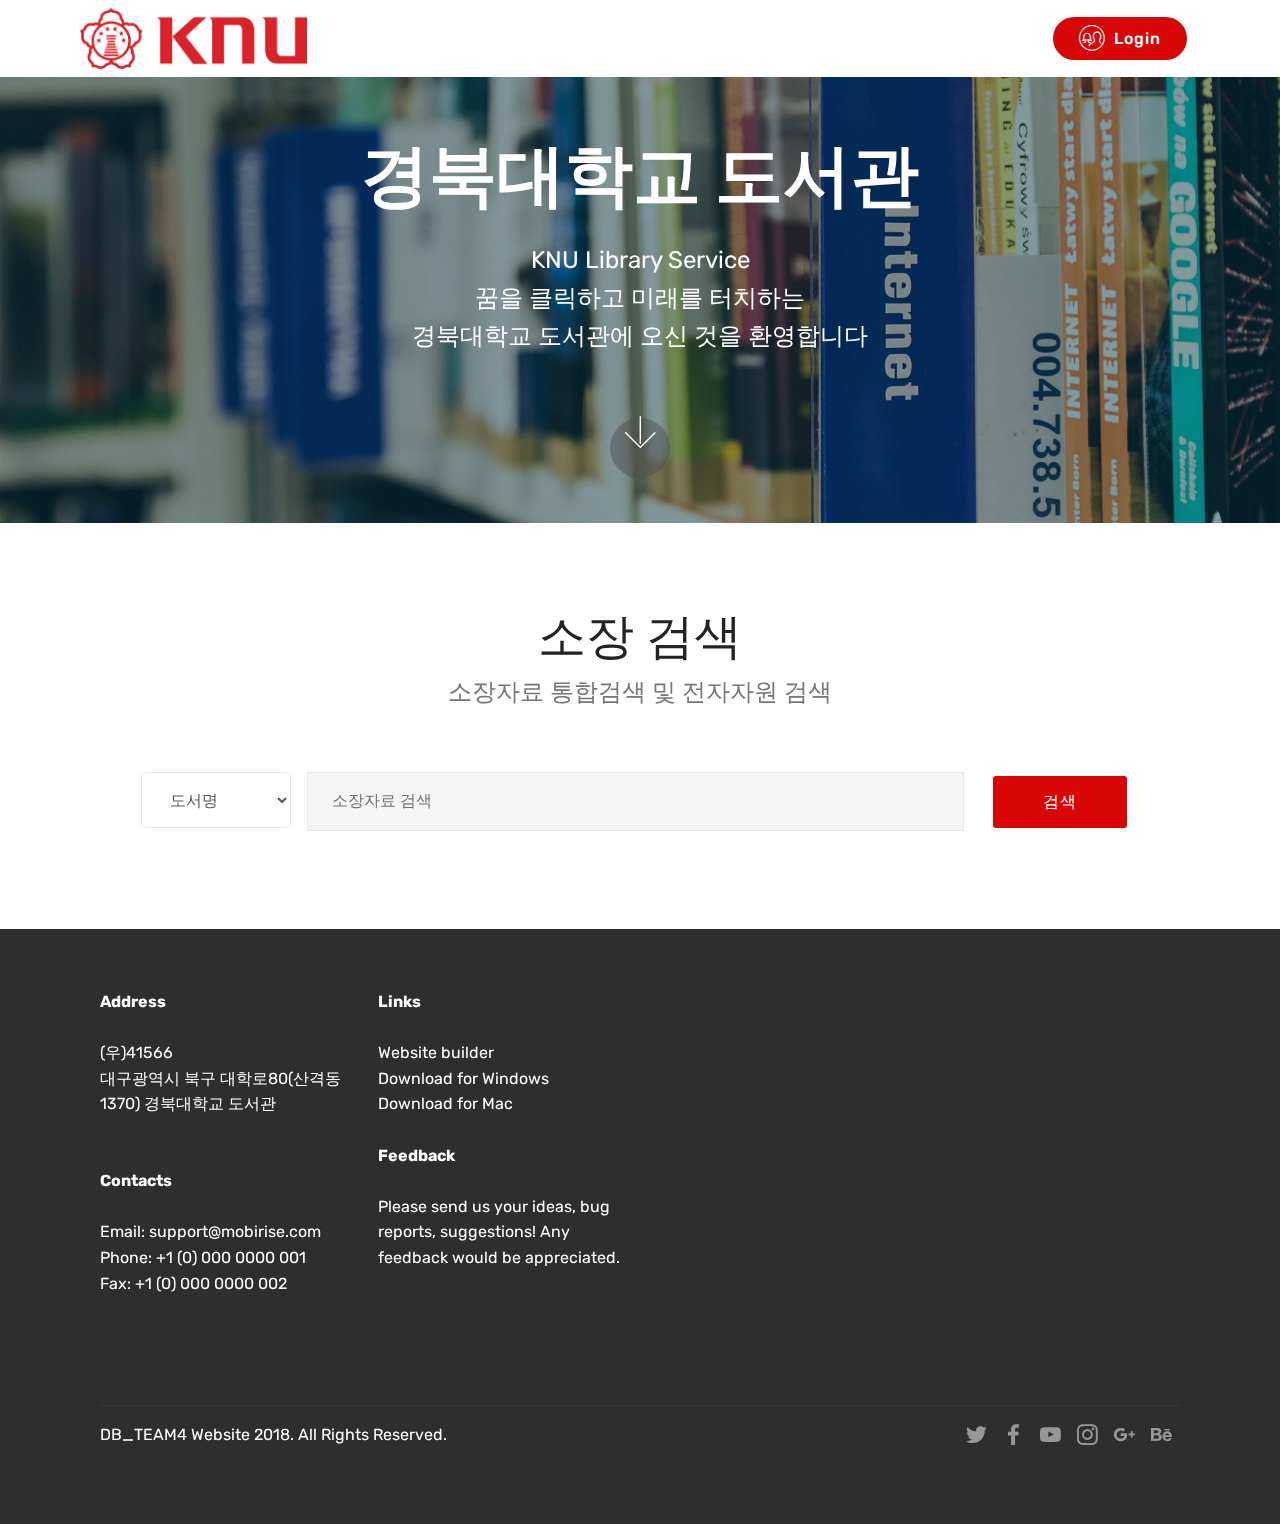
<file: WebContent/index.html>
<!DOCTYPE html>
<html >
<head>
  <!-- Site made with Mobirise Website Builder v4.8.7, https://mobirise.com -->
  <meta charset="UTF-8">
  <meta http-equiv="X-UA-Compatible" content="IE=edge">
  <meta name="generator" content="Mobirise v4.8.7, mobirise.com">
  <meta name="viewport" content="width=device-width, initial-scale=1, minimum-scale=1">
  <link rel="shortcut icon" href="assets/images/title_logo.jpg" type="image/x-icon">
  <meta name="description" content="">
  <title>Home</title>
  <link rel="stylesheet" href="assets/web/assets/mobirise-icons/mobirise-icons.css">
  <link rel="stylesheet" href="assets/tether/tether.min.css">
  <link rel="stylesheet" href="assets/bootstrap/css/bootstrap.min.css">
  <link rel="stylesheet" href="assets/bootstrap/css/bootstrap-grid.min.css">
  <link rel="stylesheet" href="assets/bootstrap/css/bootstrap-reboot.min.css">
  <link rel="stylesheet" href="assets/dropdown/css/style.css">
  <link rel="stylesheet" href="assets/socicon/css/styles.css">
  <link rel="stylesheet" href="assets/theme/css/style.css">
  <link rel="stylesheet" href="assets/mobirise/css/mbr-additional.css" type="text/css">
  
  
  
</head>
<body>
<section class="menu cid-raFTFy3Zrx" once="menu" id="menu2-t">
    <nav class="navbar navbar-expand beta-menu navbar-dropdown align-items-center navbar-fixed-top navbar-toggleable-sm">
        <button class="navbar-toggler navbar-toggler-right" type="button" data-toggle="collapse" data-target="#navbarSupportedContent" aria-controls="navbarSupportedContent" aria-expanded="false" aria-label="Toggle navigation">
            <div class="hamburger">
                <span></span>
                <span></span>
                <span></span>
                <span></span>
            </div>
        </button>
        <div class="menu-logo">
            <div class="navbar-brand">
                <span class="navbar-logo">
                    <a href="index.html">
                        <img src="assets/images/16-3-463x124.jpg" title="" style="height: 3.8rem;">
                    </a>
                </span>

            </div>
        </div>
        <div class="collapse navbar-collapse" id="navbarSupportedContent">

            <div class="navbar-buttons mbr-section-btn"><a class="btn btn-sm btn-primary display-4" href="login.jsp"><span class="mbri-users mbr-iconfont mbr-iconfont-btn"></span>Login</a></div>
        </div>
    </nav>
</section>

<section class="engine"><a href="https://mobirise.info/t">amp template</a></section><section class="cid-r9EOYQMr4N mbr-parallax-background" id="header15-8">
    <div class="mbr-overlay" style="opacity: 0.5; background-color: rgb(7, 59, 76);"></div>

    <div class="container align-center">
        <div class="row">
            <div class="mbr-white col-lg-12 col-md-11 center-block" >
                <h1 class="mbr-section-title mbr-bold pb-3 mbr-fonts-style display-1" style="text-align:center">
                    경북대학교 도서관</h1>
                <p class="mbr-text pb-3 mbr-fonts-style display-5">
                    KNU Library Service<br>꿈을 클릭하고 미래를 터치하는<br>경북대학교 도서관에 오신 것을 환영합니다</p>
            </div>
        </div>
    </div>
    <div class="mbr-arrow hidden-sm-down" aria-hidden="true">
        <a href="#next">
            <i class="mbri-down mbr-iconfont"></i>
        </a>
    </div>
</section>

<section class="mbr-section form3 cid-r9ESfQ4DRl" id="form3-9">
    <div class="container">
        <div class="row justify-content-center">
            <div class="title col-12 col-lg-8 ">
                <h2 class="align-center pb-2 mbr-fonts-style display-2">
                    소장 검색
                </h2>
                <h3 class="mbr-section-subtitle align-center pb-5 mbr-light mbr-fonts-style display-5">
                    소장자료 통합검색 및 전자자원 검색
                </h3>
            </div>
        </div>
		<form action="search.jsp" method="post">
        <div class="row py-2 justify-content-center">
            <div class="col-11" data-form-type="formoid">
                    <div class="mbr-subscribe input-group">
                        <div style="padding-left:0px; padding-right:0px" >
                            <select id="search" class="selectpicker form-control" style="width:150px; background-color:#ffffff" name="filter">
                            
                            <option value="1">도서명</option>
                            <option value="2">저자</option>
                            <option value="3">출판사</option>
                            </select>
                        </div>
                        <input class="form-control" type="text" name="name" placeholder="소장자료 검색">
                        <span class="input-group-btn"><button href="" type="submit" class="btn btn-primary display-4">검색</button></span>
                    </div>
            </div>
        </div>
		</form>
    </div>
</section>

<section class="cid-r9KAnjqNNq" id="footer2-l">

    

    

    <div class="container">
        <div class="media-container-row content mbr-white">
            <div class="col-12 col-md-3 mbr-fonts-style display-7">
                <p class="mbr-text" >
                    <strong>Address</strong>
                    <br>
                    <br>(우)41566 <br>대구광역시 북구 대학로80(산격동 1370) 경북대학교 도서관<br>
                    <br>
                    <br><strong>Contacts</strong>
                    <br>
                    <br>Email: support@mobirise.com
                    <br>Phone: +1 (0) 000 0000 001
                    <br>Fax: +1 (0) 000 0000 002
                </p>
            </div>
            <div class="col-12 col-md-3 mbr-fonts-style display-7">
                <p class="mbr-text">
                    <strong>Links</strong>
                    <br>
                    <br>Website builder
                    <br>Download for Windows
                    <br>Download for Mac
                    <br>
                    <br><strong>Feedback</strong>
                    <br>
                    <br>Please send us your ideas, bug reports, suggestions! Any feedback would be appreciated.
                </p>
            </div>
            <div class="col-12 col-md-6">
                <div class="google-map"><iframe frameborder="0" style="border:0" src="https://www.google.com/maps/embed/v1/place?key=AIzaSyA0Dx_boXQiwvdz8sJHoYeZNVTdoWONYkU&amp;q=place_id:ChIJvd0DHJ7hZTURPBDX-16nQNw" allowfullscreen=""></iframe></div>
            </div>
        </div>
        <div class="footer-lower">
            <div class="media-container-row">
                <div class="col-sm-12">
                    <hr>
                </div>
            </div>
            <div class="media-container-row mbr-white">
                <div class="col-sm-6 copyright">
                    <p class="mbr-text mbr-fonts-style display-7">
                        DB_TEAM4 Website 2018. All Rights Reserved.
                    </p>
                </div>
                <div class="col-md-6">
                    <div class="social-list align-right">
                        <div class="soc-item">
                            <a href="https://twitter.com/mobirise" target="_blank">
                                <span class="socicon-twitter socicon mbr-iconfont mbr-iconfont-social"></span>
                            </a>
                        </div>
                        <div class="soc-item">
                            <a href="https://www.facebook.com/pages/Mobirise/1616226671953247" target="_blank">
                                <span class="socicon-facebook socicon mbr-iconfont mbr-iconfont-social"></span>
                            </a>
                        </div>
                        <div class="soc-item">
                            <a href="https://www.youtube.com/c/mobirise" target="_blank">
                                <span class="socicon-youtube socicon mbr-iconfont mbr-iconfont-social"></span>
                            </a>
                        </div>
                        <div class="soc-item">
                            <a href="https://instagram.com/mobirise" target="_blank">
                                <span class="socicon-instagram socicon mbr-iconfont mbr-iconfont-social"></span>
                            </a>
                        </div>
                        <div class="soc-item">
                            <a href="https://plus.google.com/u/0/+Mobirise" target="_blank">
                                <span class="socicon-googleplus socicon mbr-iconfont mbr-iconfont-social"></span>
                            </a>
                        </div>
                        <div class="soc-item">
                            <a href="https://www.behance.net/Mobirise" target="_blank">
                                <span class="socicon-behance socicon mbr-iconfont mbr-iconfont-social"></span>
                            </a>
                        </div>
                    </div>
                </div>
            </div>
        </div>
    </div>
</section>


  <script src="assets/web/assets/jquery/jquery.min.js"></script>
  <script src="assets/popper/popper.min.js"></script>
  <script src="assets/tether/tether.min.js"></script>
  <script src="assets/bootstrap/js/bootstrap.min.js"></script>
  <script src="assets/smoothscroll/smooth-scroll.js"></script>
  <script src="assets/dropdown/js/script.min.js"></script>
  <script src="assets/touchswipe/jquery.touch-swipe.min.js"></script>
  <script src="assets/parallax/jarallax.min.js"></script>
  <script src="assets/theme/js/script.js"></script>
  <script src="assets/formoid/formoid.min.js"></script>
  
  
</body>
</html>
</file>
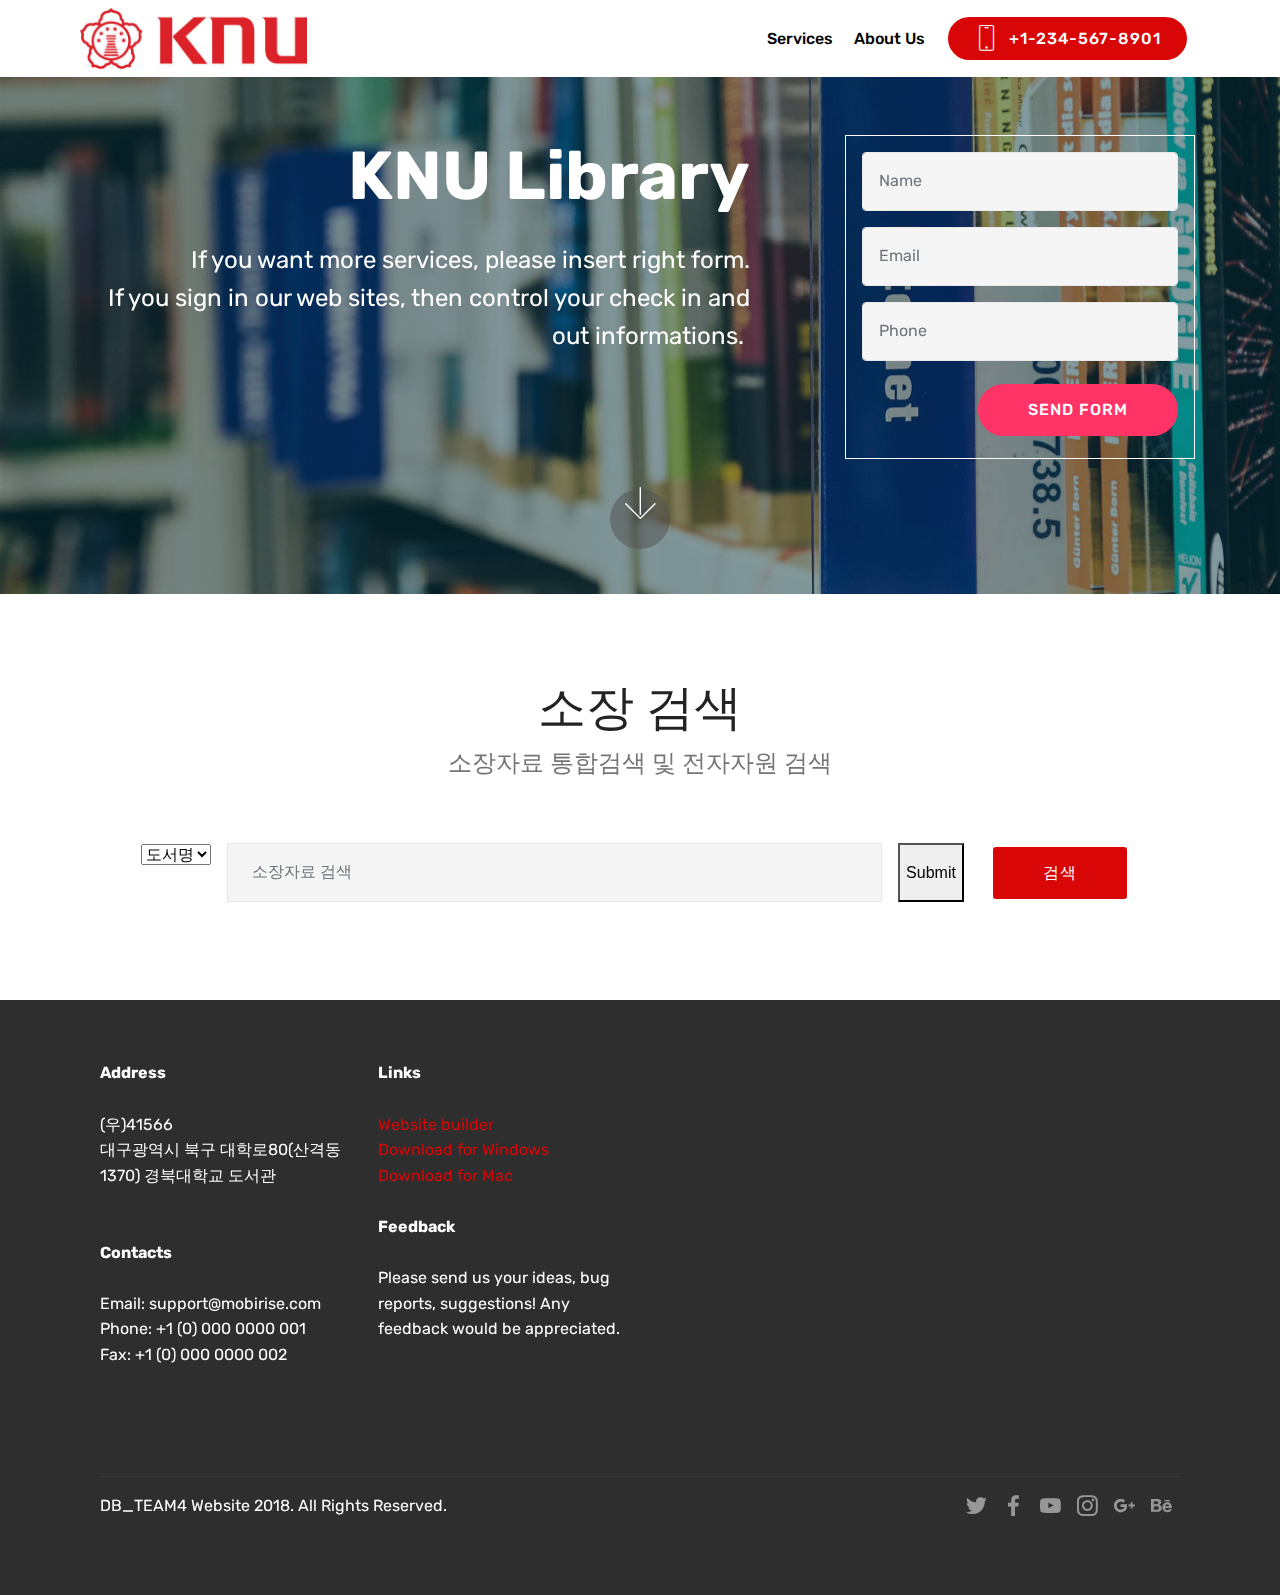
<file: WebContent/index2.html>
<!DOCTYPE html>
<html >
<head>
  <!-- Site made with Mobirise Website Builder v4.8.7, https://mobirise.com -->
  <meta charset="UTF-8">
  <meta http-equiv="X-UA-Compatible" content="IE=edge">
  <meta name="generator" content="Mobirise v4.8.7, mobirise.com">
  <meta name="viewport" content="width=device-width, initial-scale=1, minimum-scale=1">
  <link rel="shortcut icon" href="assets/images/16-3-463x124.jpg" type="image/x-icon">
  <meta name="description" content="">
  <title>Home</title>
  <link rel="stylesheet" href="assets/web/assets/mobirise-icons/mobirise-icons.css">
  <link rel="stylesheet" href="assets/tether/tether.min.css">
  <link rel="stylesheet" href="assets/bootstrap/css/bootstrap.min.css">
  <link rel="stylesheet" href="assets/bootstrap/css/bootstrap-grid.min.css">
  <link rel="stylesheet" href="assets/bootstrap/css/bootstrap-reboot.min.css">
  <link rel="stylesheet" href="assets/dropdown/css/style.css">
  <link rel="stylesheet" href="assets/socicon/css/styles.css">
  <link rel="stylesheet" href="assets/theme/css/style.css">
  <link rel="stylesheet" href="assets/mobirise/css/mbr-additional.css" type="text/css">
  
  
  
</head>
<body>
  <section class="menu cid-r9ELV3hTIq" once="menu" id="menu2-7">

    

    <nav class="navbar navbar-expand beta-menu navbar-dropdown align-items-center navbar-fixed-top navbar-toggleable-sm">
        <button class="navbar-toggler navbar-toggler-right" type="button" data-toggle="collapse" data-target="#navbarSupportedContent" aria-controls="navbarSupportedContent" aria-expanded="false" aria-label="Toggle navigation">
            <div class="hamburger">
                <span></span>
                <span></span>
                <span></span>
                <span></span>
            </div>
        </button>
        <div class="menu-logo">
            <div class="navbar-brand">
                <span class="navbar-logo">
                    <a href="http://www.knu.ac.kr">
                        <img src="assets/images/16-3-463x124.jpg" alt="Mobirise" title="" style="height: 3.8rem;">
                    </a>
                </span>
                
            </div>
        </div>
        <div class="collapse navbar-collapse" id="navbarSupportedContent">
            <ul class="navbar-nav nav-dropdown" data-app-modern-menu="true">
                <li class="nav-item">
                    <a class="nav-link link text-black display-4" href="https://mobirise.co">
                        Services
                    </a>
                </li>
                <li class="nav-item">
                    <a class="nav-link link text-black display-4" href="https://mobirise.co">
                        About Us
                    </a>
                </li>
            </ul>
            <div class="navbar-buttons mbr-section-btn">
                <a class="btn btn-sm btn-primary display-4" href="tel:+1-234-567-8901">
                    <span class="btn-icon mbri-mobile mbr-iconfont mbr-iconfont-btn">
                    </span>
                    +1-234-567-8901
                </a>
            </div>
        </div>
    </nav>
</section>

<section class="engine"><a href="https://mobirise.info/n">free simple site templates</a></section><section class="cid-r9EOYQMr4N mbr-parallax-background" id="header15-8">

    

    <div class="mbr-overlay" style="opacity: 0.5; background-color: rgb(7, 59, 76);"></div>

    <div class="container align-right">
<div class="row">
    <div class="mbr-white col-lg-8 col-md-7 content-container">
        <h1 class="mbr-section-title mbr-bold pb-3 mbr-fonts-style display-1">
            KNU Library</h1>
        <p class="mbr-text pb-3 mbr-fonts-style display-5">
            If you want more services, please insert right form.<br>If you sign in our web sites, then control your check in and out informations.&nbsp;</p>
    </div>
    <div class="col-lg-4 col-md-5">
    <div class="form-container">
        <div class="media-container-column" data-form-type="formoid">
            <div data-form-alert="" hidden="" class="align-center">
                Thanks for filling out the form!
            </div>
            <form class="mbr-form" action="https://mobirise.com/" method="post" data-form-title="Mobirise Form"><input type="hidden" name="email" data-form-email="true" value="EqXk0fT/k8VUn3EMVJYT5dIVEGs+/1phHD5FKcLMjNhpvnaaC/R8XGLL2rF/JIO/9VNvK/b5S5qSsmru5cup0PpA9uvkHtU8UatIldVlSgevsu9v0Q9QMTAIk5/UlxCz">
                <div data-for="name">
                    <div class="form-group">
                        <input type="text" class="form-control px-3" name="name" data-form-field="Name" placeholder="Name" required="" id="name-header15-8">
                    </div>
                </div>
                <div data-for="email">
                    <div class="form-group">
                        <input type="email" class="form-control px-3" name="email" data-form-field="Email" placeholder="Email" required="" id="email-header15-8">
                    </div>
                </div>
                <div data-for="phone">
                    <div class="form-group">
                        <input type="tel" class="form-control px-3" name="phone" data-form-field="Phone" placeholder="Phone" id="phone-header15-8">
                    </div>
                </div>
                
                <span class="input-group-btn">
                    <button href="" type="submit" class="btn btn-secondary btn-form display-4">SEND FORM</button>
                </span>
            </form>
        </div>
    </div>
    </div>
</div>
    </div>
    <div class="mbr-arrow hidden-sm-down" aria-hidden="true">
        <a href="#next">
            <i class="mbri-down mbr-iconfont"></i>
        </a>
    </div>
</section>

<section class="mbr-section form3 cid-r9ESfQ4DRl" id="form3-9">
    <div class="container">
        <div class="row justify-content-center">
            <div class="title col-12 col-lg-8 ">
                <h2 class="align-center pb-2 mbr-fonts-style display-2">
                    소장 검색
                </h2>
                <h3 class="mbr-section-subtitle align-center pb-5 mbr-light mbr-fonts-style display-5">
                    소장자료 통합검색 및 전자자원 검색
                </h3>
            </div>
        </div>
		<form action="search.jsp" method="post">
        <div class="row py-2 justify-content-center">
            <div class="col-11" data-form-type="formoid">
                    <div class="mbr-subscribe input-group">
                        <div class="dropdown" style="padding-left:0px; padding-right:0px" >
                            <select name="filter">
                            
                            <option value="1">도서명</option>
                            <option value="2">저자</option>
                            <option value="3">출판사</option>
                            </select>
                        </div>
                        <input class="form-control" type="text" name="name" placeholder="소장자료 검색">
                        <input type="submit"><span class="input-group-btn"><button href="" type="submit" class="btn btn-primary display-4">검색</button></span>
                    </div>
            </div>
        </div>
		</form>
    </div>
</section>

<section class="cid-r9KAnjqNNq" id="footer2-l">

    

    

    <div class="container">
        <div class="media-container-row content mbr-white">
            <div class="col-12 col-md-3 mbr-fonts-style display-7">
                <p class="mbr-text">
                    <strong>Address</strong>
                    <br>
                    <br>(우)41566 <br>대구광역시 북구 대학로80(산격동 1370) 경북대학교 도서관<br>
                    <br>
                    <br><strong>Contacts</strong>
                    <br>
                    <br>Email: support@mobirise.com
                    <br>Phone: +1 (0) 000 0000 001
                    <br>Fax: +1 (0) 000 0000 002
                </p>
            </div>
            <div class="col-12 col-md-3 mbr-fonts-style display-7">
                <p class="mbr-text">
                    <strong>Links</strong>
                    <br>
                    <br><a class="text-primary" href="https://mobirise.co/">Website builder</a>
                    <br><a class="text-primary" href="https://mobirise.co/">Download for Windows</a>
                    <br><a class="text-primary" href="https://mobirise.co/">Download for Mac</a>
                    <br>
                    <br><strong>Feedback</strong>
                    <br>
                    <br>Please send us your ideas, bug reports, suggestions! Any feedback would be appreciated.
                </p>
            </div>
            <div class="col-12 col-md-6">
                <div class="google-map"><iframe frameborder="0" style="border:0" src="https://www.google.com/maps/embed/v1/place?key=AIzaSyA0Dx_boXQiwvdz8sJHoYeZNVTdoWONYkU&amp;q=place_id:ChIJvd0DHJ7hZTURPBDX-16nQNw" allowfullscreen=""></iframe></div>
            </div>
        </div>
        <div class="footer-lower">
            <div class="media-container-row">
                <div class="col-sm-12">
                    <hr>
                </div>
            </div>
            <div class="media-container-row mbr-white">
                <div class="col-sm-6 copyright">
                    <p class="mbr-text mbr-fonts-style display-7">
                        DB_TEAM4 Website 2018. All Rights Reserved.
                    </p>
                </div>
                <div class="col-md-6">
                    <div class="social-list align-right">
                        <div class="soc-item">
                            <a href="https://twitter.com/mobirise" target="_blank">
                                <span class="socicon-twitter socicon mbr-iconfont mbr-iconfont-social"></span>
                            </a>
                        </div>
                        <div class="soc-item">
                            <a href="https://www.facebook.com/pages/Mobirise/1616226671953247" target="_blank">
                                <span class="socicon-facebook socicon mbr-iconfont mbr-iconfont-social"></span>
                            </a>
                        </div>
                        <div class="soc-item">
                            <a href="https://www.youtube.com/c/mobirise" target="_blank">
                                <span class="socicon-youtube socicon mbr-iconfont mbr-iconfont-social"></span>
                            </a>
                        </div>
                        <div class="soc-item">
                            <a href="https://instagram.com/mobirise" target="_blank">
                                <span class="socicon-instagram socicon mbr-iconfont mbr-iconfont-social"></span>
                            </a>
                        </div>
                        <div class="soc-item">
                            <a href="https://plus.google.com/u/0/+Mobirise" target="_blank">
                                <span class="socicon-googleplus socicon mbr-iconfont mbr-iconfont-social"></span>
                            </a>
                        </div>
                        <div class="soc-item">
                            <a href="https://www.behance.net/Mobirise" target="_blank">
                                <span class="socicon-behance socicon mbr-iconfont mbr-iconfont-social"></span>
                            </a>
                        </div>
                    </div>
                </div>
            </div>
        </div>
    </div>
</section>


  <script src="assets/web/assets/jquery/jquery.min.js"></script>
  <script src="assets/popper/popper.min.js"></script>
  <script src="assets/tether/tether.min.js"></script>
  <script src="assets/bootstrap/js/bootstrap.min.js"></script>
  <script src="assets/smoothscroll/smooth-scroll.js"></script>
  <script src="assets/dropdown/js/script.min.js"></script>
  <script src="assets/touchswipe/jquery.touch-swipe.min.js"></script>
  <script src="assets/parallax/jarallax.min.js"></script>
  <script src="assets/theme/js/script.js"></script>
  <script src="assets/formoid/formoid.min.js"></script>
  
  
</body>
</html>
</file>
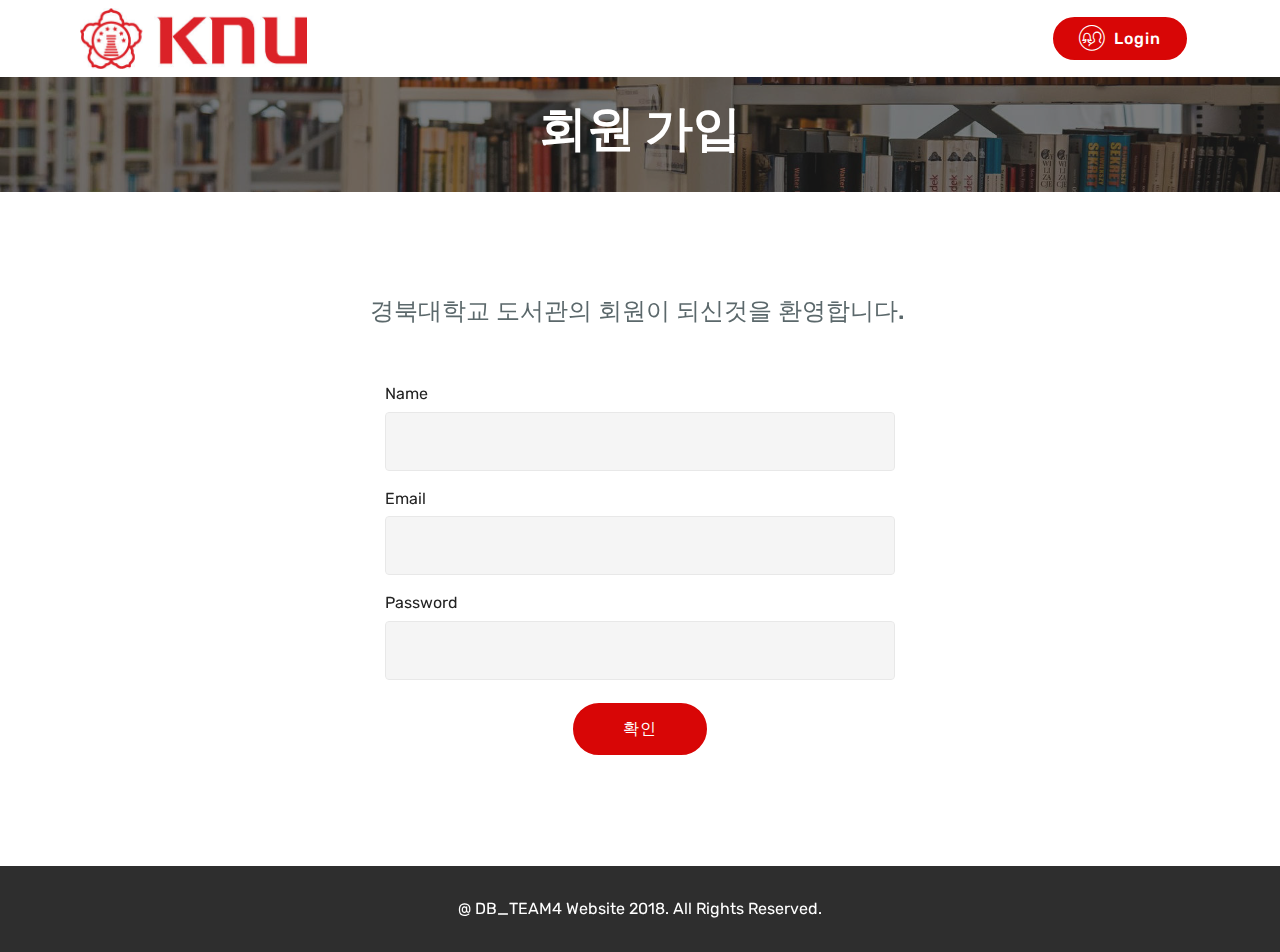
<file: WebContent/join.html>
<!DOCTYPE html>
<html >
<head>
  <!-- Site made with Mobirise Website Builder v4.8.7, https://mobirise.com -->
  <meta charset="UTF-8">
  <meta http-equiv="X-UA-Compatible" content="IE=edge">
  <meta name="generator" content="Mobirise v4.8.7, mobirise.com">
  <meta name="viewport" content="width=device-width, initial-scale=1, minimum-scale=1">
  <link rel="shortcut icon" href="assets/images/title_logo.jpg" type="image/x-icon">
  <meta name="description" content="Site Builder Description">
  <title>join</title>
  <link rel="stylesheet" href="assets/web/assets/mobirise-icons/mobirise-icons.css">
  <link rel="stylesheet" href="assets/tether/tether.min.css">
  <link rel="stylesheet" href="assets/bootstrap/css/bootstrap.min.css">
  <link rel="stylesheet" href="assets/bootstrap/css/bootstrap-grid.min.css">
  <link rel="stylesheet" href="assets/bootstrap/css/bootstrap-reboot.min.css">
  <link rel="stylesheet" href="assets/dropdown/css/style.css">
  <link rel="stylesheet" href="assets/theme/css/style.css">
  <link rel="stylesheet" href="assets/mobirise/css/mbr-additional.css" type="text/css">
  
  
  
</head>
<body>
  <section class="menu cid-raFQyi5aXb" once="menu" id="menu2-13">
    <nav class="navbar navbar-expand beta-menu navbar-dropdown align-items-center navbar-fixed-top navbar-toggleable-sm">
        <button class="navbar-toggler navbar-toggler-right" type="button" data-toggle="collapse" data-target="#navbarSupportedContent" aria-controls="navbarSupportedContent" aria-expanded="false" aria-label="Toggle navigation">
            <div class="hamburger">
                <span></span>
                <span></span>
                <span></span>
                <span></span>
            </div>
        </button>
        <div class="menu-logo">
            <div class="navbar-brand">
                <span class="navbar-logo">
                    <a href="http://www.knu.ac.kr">
                        <img src="assets/images/16-3-463x124.jpg" alt="Mobirise" title="" style="height: 3.8rem;">
                    </a>
                </span>
            </div>
        </div>
        <div class="collapse navbar-collapse" id="navbarSupportedContent">
            
            <div class="navbar-buttons mbr-section-btn"><a class="btn btn-sm btn-primary display-4" href="login.html"><span class="mbri-users mbr-iconfont mbr-iconfont-btn"></span>Login</a></div>
        </div>
    </nav>
</section>

<section class="mbr-section content5 cid-raGuYQ5gtX mbr-parallax-background" id="content5-14">
    <div class="mbr-overlay" style="opacity: 0.6; background-color: rgb(35, 35, 35);">
    </div>

    <div class="container">
        <div class="media-container-row">
            <div class="title col-12 col-md-8">
                <h2 class="align-center mbr-bold mbr-white pb-3 mbr-fonts-style display-2">회원 가입</h2>
                
                
                
            </div>
        </div>
    </div>
</section>

<section class="mbr-section form1 cid-raGv21Jv9L" id="form1-15">

    

    
    <div class="container">
        <div class="row justify-content-center">
            <div class="title col-12 col-lg-8">
                <h2 class="mbr-section-title align-center pb-3 mbr-fonts-style display-5">경북대학교 도서관의 회원이 되신것을 환영합니다.&nbsp;</h2>
                
            </div>
        </div>
    </div>
    <div class="container">
        <div class="row justify-content-center">
            <div class="media-container-column col-lg-6" data-form-type="formoid">

                    <form class="mbr-form" action="https://mobirise.com/" method="post">
                        <div class="col col-sm-offset">
                            <div class="row-md-6" data-for="name">
                                <div class="form-group">
                                    <label class="form-control-label mbr-fonts-style display-7" for="name-form1-15">Name</label>
                                    <input type="text" class="form-control" name="name" data-form-field="Name" required="" id="name-form1-15">
                                </div>
                            </div>
                            <div class="row-md-6" data-for="email">
                                <div class="form-group">
                                    <label class="form-control-label mbr-fonts-style display-7" for="email-form1-15">Email</label>
                                    <input type="email" class="form-control" name="email" data-form-field="Email" required="" id="email-form1-15">
                                </div>
                            </div>
                            <div class="row-md-6 " data-for="phone">
                                <div class="form-group">
                                    <label class="form-control-label mbr-fonts-style display-7" for="password-form1-15">Password</label>
                                    <input type="password" class="form-control" name="password" data-form-field="Password" id="password-form1-15">
                                </div>
                            </div>
                        </div>

                        <span class="input-group-btn"><button href="" type="submit" class="btn btn-primary btn-form display-4">확인</button></span>
                    </form>
            </div>
        </div>
    </div>
</section>

<section once="" class="cid-raGCrFmFOI" id="footer6-16">

    

    

    <div class="container">
        <div class="media-container-row align-center mbr-white">
            <div class="col-12">
                <p class="mbr-text mb-0 mbr-fonts-style display-7">@ DB_TEAM4 Website 2018. All Rights Reserved.
                </p>
            </div>
        </div>
    </div>
</section>


  <script src="assets/web/assets/jquery/jquery.min.js"></script>
  <script src="assets/popper/popper.min.js"></script>
  <script src="assets/tether/tether.min.js"></script>
  <script src="assets/bootstrap/js/bootstrap.min.js"></script>
  <script src="assets/smoothscroll/smooth-scroll.js"></script>
  <script src="assets/dropdown/js/script.min.js"></script>
  <script src="assets/touchswipe/jquery.touch-swipe.min.js"></script>
  <script src="assets/parallax/jarallax.min.js"></script>
  <script src="assets/theme/js/script.js"></script>
  
  
</body>
</html>
</file>
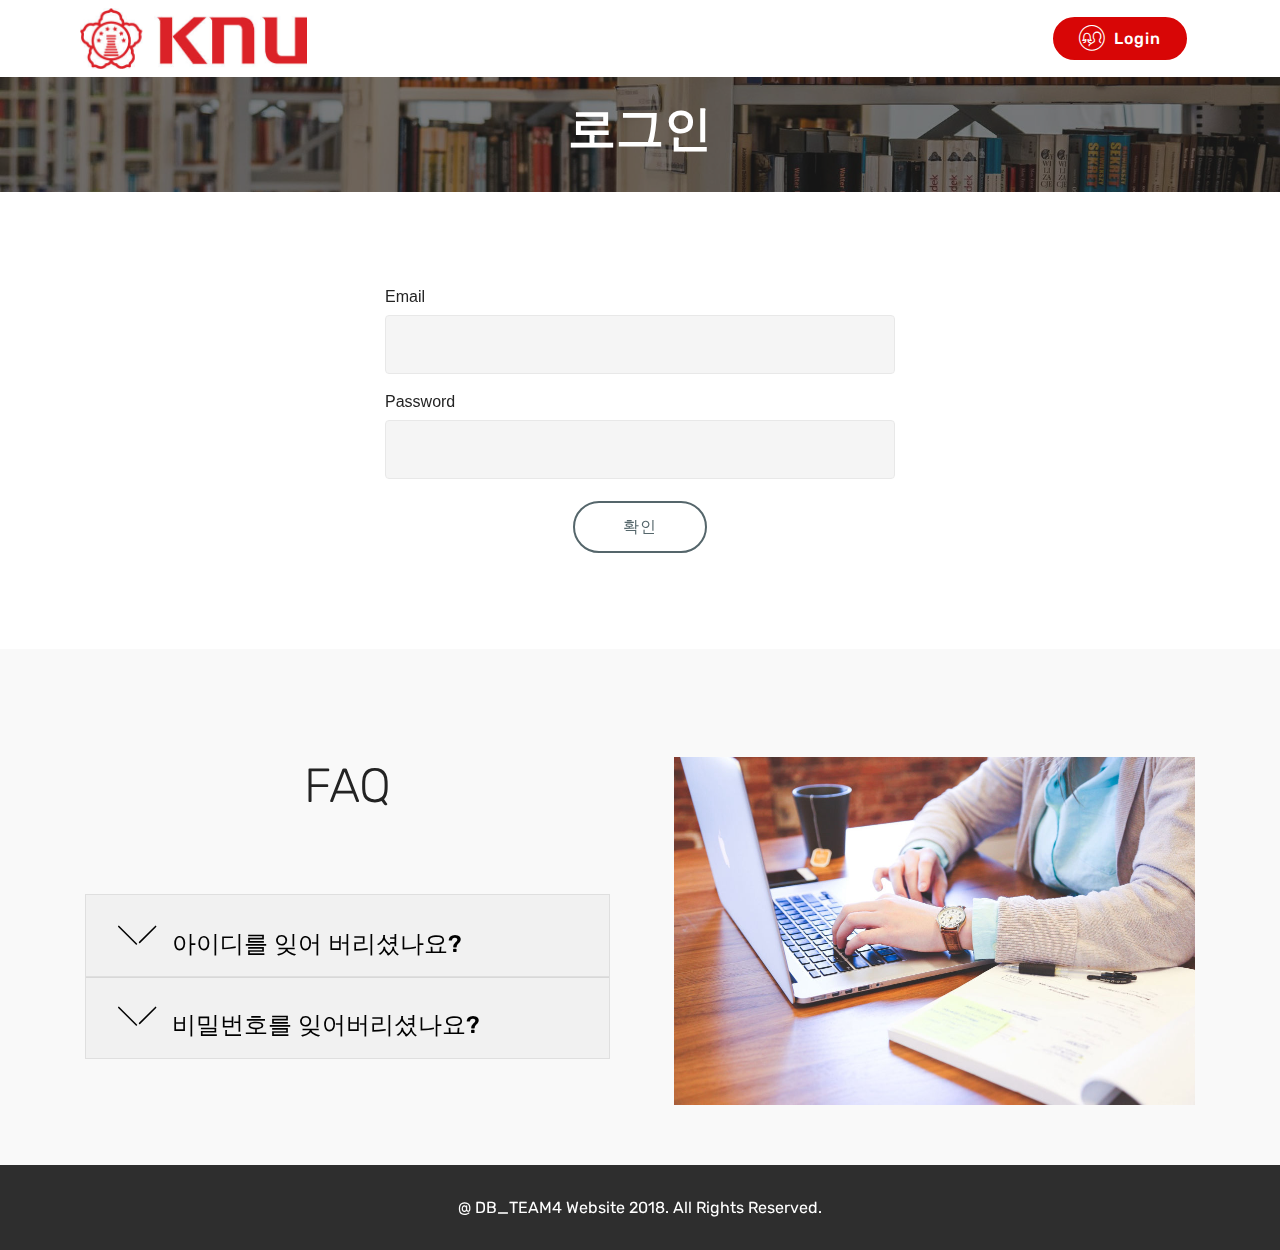
<file: WebContent/login.html>
<!DOCTYPE html>
<html >
<head>
  <!-- Site made with Mobirise Website Builder v4.8.7, https://mobirise.com -->
  <meta charset="UTF-8">
  <meta http-equiv="X-UA-Compatible" content="IE=edge">
  <meta name="generator" content="Mobirise v4.8.7, mobirise.com">
  <meta name="viewport" content="width=device-width, initial-scale=1, minimum-scale=1">
  <link rel="shortcut icon" href="assets/images/16-3-463x124.jpg" type="image/x-icon">
  <meta name="description" content="Web Page Creator Description">
  <title>Login</title>
  <link rel="stylesheet" href="assets/web/assets/mobirise-icons/mobirise-icons.css">
  <link rel="stylesheet" href="assets/tether/tether.min.css">
  <link rel="stylesheet" href="assets/bootstrap/css/bootstrap.min.css">
  <link rel="stylesheet" href="assets/bootstrap/css/bootstrap-grid.min.css">
  <link rel="stylesheet" href="assets/bootstrap/css/bootstrap-reboot.min.css">
  <link rel="stylesheet" href="assets/dropdown/css/style.css">
  <link rel="stylesheet" href="assets/theme/css/style.css">
  <link rel="stylesheet" href="assets/mobirise/css/mbr-additional.css" type="text/css">
  
  
  
</head>
<body>
  <section class="menu cid-raFQyi5aXb" once="menu" id="menu2-s">

    

    <nav class="navbar navbar-expand beta-menu navbar-dropdown align-items-center navbar-fixed-top navbar-toggleable-sm">
        <button class="navbar-toggler navbar-toggler-right" type="button" data-toggle="collapse" data-target="#navbarSupportedContent" aria-controls="navbarSupportedContent" aria-expanded="false" aria-label="Toggle navigation">
            <div class="hamburger">
                <span></span>
                <span></span>
                <span></span>
                <span></span>
            </div>
        </button>
        <div class="menu-logo">
            <div class="navbar-brand">
                <span class="navbar-logo">
                    <a href="http://www.knu.ac.kr">
                        <img src="assets/images/16-3-463x124.jpg" alt="Mobirise" title="" style="height: 3.8rem;">
                    </a>
                </span>
            </div>
        </div>
        <div class="collapse navbar-collapse" id="navbarSupportedContent">

            <div class="navbar-buttons mbr-section-btn"><a class="btn btn-sm btn-primary display-4" href="login.html"><span class="mbri-users mbr-iconfont mbr-iconfont-btn"></span>Login</a></div>
        </div>
    </nav>
</section>

<section class="engine"><a href="https://mobirise.info/r">free bootstrap templates</a></section><section class="mbr-section content5 cid-raFZrLIv7I mbr-parallax-background" id="content5-x">

    

    <div class="mbr-overlay" style="opacity: 0.6; background-color: rgb(35, 35, 35);">
    </div>

    <div class="container">
        <div class="media-container-row">
            <div class="title col-12 col-md-8">
                <h2 class="align-center mbr-bold mbr-white pb-3 mbr-fonts-style display-2">로그인</h2>
                
                
                
            </div>
        </div>
    </div>
</section>

<section class="mbr-section form1 cid-raFVog8a8E" id="form1-u">

    

    
    <div class="container">
        <div class="row justify-content-center">
            <div class="title col-12 col-lg-8">
                
                
            </div>
        </div>
    </div>
    <div class="container">
        <div class="row justify-content-center">
            <div class="media-container-column col-lg-6" data-form-type="formoid">
                <form class="mbr-form" action="https://mobirise.com/" method="post">
                    <div class="col col-sm-offset">
                        <div class="row-md-3" data-for="name">
                            <div class="form-group">
                                <label class="form-control-label mbr-fonts-style display-6" for="email-form1-u">Email</label>
                                <input type="email" class="form-control" name="email" data-form-field="Email" required="" id="email-form1-u">
                            </div>
                        </div>
                        <div class="row-md-3" data-for="email">
                            <div class="form-group">
                                <label class="form-control-label mbr-fonts-style display-6" for="password-form1-u">Password</label>
                                <input type="password" class="form-control" name="password" data-form-field="Password" required="" id="password-form1-u">
                            </div>
                        </div>

                    </div>


                    <span class="input-group-btn"><button href="" type="submit" class="btn btn-form btn-warning-outline display-4">확인</button></span>
                </form>
            </div>
        </div>
    </div>
</section>

<section class="accordion2 cid-raG1k7ivY9" id="accordion2-10">

    


    
    <div class="container">
        <div class="media-container-row pt-5">
            <div class="accordion-content">
                <h2 class="mbr-section-title align-center pb-3 mbr-fonts-style display-2">
                        FAQ</h2>
                
                <div id="bootstrap-accordion_21" class="panel-group accordionStyles accordion pt-5 mt-3" role="tablist" aria-multiselectable="true">
                        <div class="card">
                            <div class="card-header" role="tab" id="headingOne">
                                <a role="button" class="collapsed panel-title text-black" data-toggle="collapse" data-core="" href="#collapse1_21" aria-expanded="false" aria-controls="collapse1">
                                    <h4 class="mbr-fonts-style display-5">
                                        <span class="sign mbr-iconfont mbri-arrow-down inactive"></span>아이디를 잊어 버리셨나요?</h4>
                                </a>
                            </div>
                            <div id="collapse1_21" class="panel-collapse noScroll collapse" role="tabpanel" aria-labelledby="headingOne" data-parent="#bootstrap-accordion_21">
                                <div class="panel-body p-4">
                                    <p class="mbr-fonts-style panel-text display-7">
                                        아이디를 잊어 버리셨습니까? 기억나지 않으신다면 db4_proj@gmail.com 으로 메일 보내주시면 신속하게 처리해드리겠습니다.
                                        개인정보 보호 상 본인 확인 과정이 필요하니 신분증 혹은 본인명의의 휴대폰을 준비해 주시기 바랍니다.</p>
                                </div>
                            </div>
                        </div>
                
                        <div class="card">
                            <div class="card-header" role="tab" id="headingTwo">
                                <a role="button" class="collapsed panel-title text-black" data-toggle="collapse" data-core="" href="#collapse2_21" aria-expanded="false" aria-controls="collapse2">
                                    <h4 class="mbr-fonts-style mbr-fonts-style display-5">
                                        <span class="sign mbr-iconfont mbri-arrow-down inactive"></span>비밀번호를 잊어버리셨나요?</h4>
                                </a>
                                
                            </div>
                            <div id="collapse2_21" class="panel-collapse noScroll collapse" role="tabpanel" aria-labelledby="headingTwo" data-parent="#bootstrap-accordion_21">
                                <div class="panel-body p-4">
                                    <p class="mbr-fonts-style panel-text display-7">
                                        비밀번호를 잊어 버리셨습니까? 기억나지 않으신다면 db4_proj@gmail.com 으로 메일 보내주시면 신속하게 처리해드리겠습니다.
                                        개인정보 보호 상 본인 확인 과정이 필요하니 신분증 혹은 본인명의의 휴대폰을 준비해 주시기 바랍니다.</p>
                                </div>
                            </div>
                        </div>
                
                        
                
                        
                
                        
                
                        
                </div>
            </div>
            <div class="mbr-figure" style="width: 105%;">
                    <img src="assets/images/mbr-1042x695.jpg" alt="Mobirise" title="">
            </div>
        </div>
    </div>
</section>

<section once="" class="cid-raG1pQqtBZ" id="footer6-12">

    

    

    <div class="container">
        <div class="media-container-row align-center mbr-white">
            <div class="col-12">
                <p class="mbr-text mb-0 mbr-fonts-style display-7">@ DB_TEAM4 Website 2018. All Rights Reserved.
                </p>
            </div>
        </div>
    </div>
</section>


  <script src="assets/web/assets/jquery/jquery.min.js"></script>
  <script src="assets/popper/popper.min.js"></script>
  <script src="assets/tether/tether.min.js"></script>
  <script src="assets/bootstrap/js/bootstrap.min.js"></script>
  <script src="assets/dropdown/js/script.min.js"></script>
  <script src="assets/touchswipe/jquery.touch-swipe.min.js"></script>
  <script src="assets/parallax/jarallax.min.js"></script>
  <script src="assets/mbr-switch-arrow/mbr-switch-arrow.js"></script>
  <script src="assets/smoothscroll/smooth-scroll.js"></script>
  <script src="assets/theme/js/script.js"></script>
  
  
</body>
</html>
</file>
<file: WebContent/assets/web/assets/mobirise-icons/mobirise-icons.css>
@font-face {
  font-family: 'MobiriseIcons';
  src:  url('mobirise-icons.eot?spat4u');
  src:  url('mobirise-icons.eot?spat4u#iefix') format('embedded-opentype'),
    url('mobirise-icons.ttf?spat4u') format('truetype'),
    url('mobirise-icons.woff?spat4u') format('woff'),
    url('mobirise-icons.svg?spat4u#MobiriseIcons') format('svg');
  font-weight: normal;
  font-style: normal;
}

[class^="mbri-"], [class*=" mbri-"] {
  /* use !important to prevent issues with browser extensions that change fonts */
  font-family: MobiriseIcons !important;
  speak: none;
  font-style: normal;
  font-weight: normal;
  font-variant: normal;
  text-transform: none;
  line-height: 1;

  /* Better Font Rendering =========== */
  -webkit-font-smoothing: antialiased;
  -moz-osx-font-smoothing: grayscale;
}

.mbri-add-submenu:before {
  content: "\e900";
}
.mbri-alert:before {
  content: "\e901";
}
.mbri-align-center:before {
  content: "\e902";
}
.mbri-align-justify:before {
  content: "\e903";
}
.mbri-align-left:before {
  content: "\e904";
}
.mbri-align-right:before {
  content: "\e905";
}
.mbri-android:before {
  content: "\e906";
}
.mbri-apple:before {
  content: "\e907";
}
.mbri-arrow-down:before {
  content: "\e908";
}
.mbri-arrow-next:before {
  content: "\e909";
}
.mbri-arrow-prev:before {
  content: "\e90a";
}
.mbri-arrow-up:before {
  content: "\e90b";
}
.mbri-bold:before {
  content: "\e90c";
}
.mbri-bookmark:before {
  content: "\e90d";
}
.mbri-bootstrap:before {
  content: "\e90e";
}
.mbri-briefcase:before {
  content: "\e90f";
}
.mbri-browse:before {
  content: "\e910";
}
.mbri-bulleted-list:before {
  content: "\e911";
}
.mbri-calendar:before {
  content: "\e912";
}
.mbri-camera:before {
  content: "\e913";
}
.mbri-cart-add:before {
  content: "\e914";
}
.mbri-cart-full:before {
  content: "\e915";
}
.mbri-cash:before {
  content: "\e916";
}
.mbri-change-style:before {
  content: "\e917";
}
.mbri-chat:before {
  content: "\e918";
}
.mbri-clock:before {
  content: "\e919";
}
.mbri-close:before {
  content: "\e91a";
}
.mbri-cloud:before {
  content: "\e91b";
}
.mbri-code:before {
  content: "\e91c";
}
.mbri-contact-form:before {
  content: "\e91d";
}
.mbri-credit-card:before {
  content: "\e91e";
}
.mbri-cursor-click:before {
  content: "\e91f";
}
.mbri-cust-feedback:before {
  content: "\e920";
}
.mbri-database:before {
  content: "\e921";
}
.mbri-delivery:before {
  content: "\e922";
}
.mbri-desktop:before {
  content: "\e923";
}
.mbri-devices:before {
  content: "\e924";
}
.mbri-down:before {
  content: "\e925";
}
.mbri-download:before {
  content: "\e989";
}
.mbri-drag-n-drop:before {
  content: "\e927";
}
.mbri-drag-n-drop2:before {
  content: "\e928";
}
.mbri-edit:before {
  content: "\e929";
}
.mbri-edit2:before {
  content: "\e92a";
}
.mbri-error:before {
  content: "\e92b";
}
.mbri-extension:before {
  content: "\e92c";
}
.mbri-features:before {
  content: "\e92d";
}
.mbri-file:before {
  content: "\e92e";
}
.mbri-flag:before {
  content: "\e92f";
}
.mbri-folder:before {
  content: "\e930";
}
.mbri-gift:before {
  content: "\e931";
}
.mbri-github:before {
  content: "\e932";
}
.mbri-globe:before {
  content: "\e933";
}
.mbri-globe-2:before {
  content: "\e934";
}
.mbri-growing-chart:before {
  content: "\e935";
}
.mbri-hearth:before {
  content: "\e936";
}
.mbri-help:before {
  content: "\e937";
}
.mbri-home:before {
  content: "\e938";
}
.mbri-hot-cup:before {
  content: "\e939";
}
.mbri-idea:before {
  content: "\e93a";
}
.mbri-image-gallery:before {
  content: "\e93b";
}
.mbri-image-slider:before {
  content: "\e93c";
}
.mbri-info:before {
  content: "\e93d";
}
.mbri-italic:before {
  content: "\e93e";
}
.mbri-key:before {
  content: "\e93f";
}
.mbri-laptop:before {
  content: "\e940";
}
.mbri-layers:before {
  content: "\e941";
}
.mbri-left-right:before {
  content: "\e942";
}
.mbri-left:before {
  content: "\e943";
}
.mbri-letter:before {
  content: "\e944";
}
.mbri-like:before {
  content: "\e945";
}
.mbri-link:before {
  content: "\e946";
}
.mbri-lock:before {
  content: "\e947";
}
.mbri-login:before {
  content: "\e948";
}
.mbri-logout:before {
  content: "\e949";
}
.mbri-magic-stick:before {
  content: "\e94a";
}
.mbri-map-pin:before {
  content: "\e94b";
}
.mbri-menu:before {
  content: "\e94c";
}
.mbri-mobile:before {
  content: "\e94d";
}
.mbri-mobile2:before {
  content: "\e94e";
}
.mbri-mobirise:before {
  content: "\e94f";
}
.mbri-more-horizontal:before {
  content: "\e950";
}
.mbri-more-vertical:before {
  content: "\e951";
}
.mbri-music:before {
  content: "\e952";
}
.mbri-new-file:before {
  content: "\e953";
}
.mbri-numbered-list:before {
  content: "\e954";
}
.mbri-opened-folder:before {
  content: "\e955";
}
.mbri-pages:before {
  content: "\e956";
}
.mbri-paper-plane:before {
  content: "\e957";
}
.mbri-paperclip:before {
  content: "\e958";
}
.mbri-photo:before {
  content: "\e959";
}
.mbri-photos:before {
  content: "\e95a";
}
.mbri-pin:before {
  content: "\e95b";
}
.mbri-play:before {
  content: "\e95c";
}
.mbri-plus:before {
  content: "\e95d";
}
.mbri-preview:before {
  content: "\e95e";
}
.mbri-print:before {
  content: "\e95f";
}
.mbri-protect:before {
  content: "\e960";
}
.mbri-question:before {
  content: "\e961";
}
.mbri-quote-left:before {
  content: "\e962";
}
.mbri-quote-right:before {
  content: "\e963";
}
.mbri-refresh:before {
  content: "\e964";
}
.mbri-responsive:before {
  content: "\e965";
}
.mbri-right:before {
  content: "\e966";
}
.mbri-rocket:before {
  content: "\e967";
}
.mbri-sad-face:before {
  content: "\e968";
}
.mbri-sale:before {
  content: "\e969";
}
.mbri-save:before {
  content: "\e96a";
}
.mbri-search:before {
  content: "\e96b";
}
.mbri-setting:before {
  content: "\e96c";
}
.mbri-setting2:before {
  content: "\e96d";
}
.mbri-setting3:before {
  content: "\e96e";
}
.mbri-share:before {
  content: "\e96f";
}
.mbri-shopping-bag:before {
  content: "\e970";
}
.mbri-shopping-basket:before {
  content: "\e971";
}
.mbri-shopping-cart:before {
  content: "\e972";
}
.mbri-sites:before {
  content: "\e973";
}
.mbri-smile-face:before {
  content: "\e974";
}
.mbri-speed:before {
  content: "\e975";
}
.mbri-star:before {
  content: "\e976";
}
.mbri-success:before {
  content: "\e977";
}
.mbri-sun:before {
  content: "\e978";
}
.mbri-sun2:before {
  content: "\e979";
}
.mbri-tablet:before {
  content: "\e97a";
}
.mbri-tablet-vertical:before {
  content: "\e97b";
}
.mbri-target:before {
  content: "\e97c";
}
.mbri-timer:before {
  content: "\e97d";
}
.mbri-to-ftp:before {
  content: "\e97e";
}
.mbri-to-local-drive:before {
  content: "\e97f";
}
.mbri-touch-swipe:before {
  content: "\e980";
}
.mbri-touch:before {
  content: "\e981";
}
.mbri-trash:before {
  content: "\e982";
}
.mbri-underline:before {
  content: "\e983";
}
.mbri-unlink:before {
  content: "\e984";
}
.mbri-unlock:before {
  content: "\e985";
}
.mbri-up-down:before {
  content: "\e986";
}
.mbri-up:before {
  content: "\e987";
}
.mbri-update:before {
  content: "\e988";
}
.mbri-upload:before {
 content: "\e926"; 
}
.mbri-user:before {
  content: "\e98a";
}
.mbri-user2:before {
  content: "\e98b";
}
.mbri-users:before {
  content: "\e98c";
}
.mbri-video:before {
  content: "\e98d";
}
.mbri-video-play:before {
  content: "\e98e";
}
.mbri-watch:before {
  content: "\e98f";
}
.mbri-website-theme:before {
  content: "\e990";
}
.mbri-wifi:before {
  content: "\e991";
}
.mbri-windows:before {
  content: "\e992";
}
.mbri-zoom-out:before {
  content: "\e993";
}
.mbri-redo:before {
  content: "\e994";
}
.mbri-undo:before {
  content: "\e995";
}
</file>
<file: WebContent/assets/dropdown/css/style.css>
.navbar-dropdown {
  left: 0;
  padding: 0;
  position: absolute;
  right: 0;
  top: 0;
  transition: all 0.45s ease;
  z-index: 1030;
  background: #282828; }
  .navbar-dropdown .navbar-logo {
    margin-right: 0.8rem;
    transition: margin 0.3s ease-in-out;
    vertical-align: middle; }
    .navbar-dropdown .navbar-logo img {
      height: 3.125rem;
      transition: all 0.3s ease-in-out; }
    .navbar-dropdown .navbar-logo.mbr-iconfont {
      font-size: 3.125rem;
      line-height: 3.125rem; }
  .navbar-dropdown .navbar-caption {
    font-weight: 700;
    white-space: normal;
    vertical-align: -4px;
    line-height: 3.125rem !important; }
    .navbar-dropdown .navbar-caption, .navbar-dropdown .navbar-caption:hover {
      color: inherit;
      text-decoration: none; }
  .navbar-dropdown .mbr-iconfont + .navbar-caption {
    vertical-align: -1px; }
  .navbar-dropdown.navbar-fixed-top {
    position: fixed; }
  .navbar-dropdown .navbar-brand span {
    vertical-align: -4px; }
  .navbar-dropdown.bg-color.transparent {
    background: none; }
  .navbar-dropdown.navbar-short .navbar-brand {
    padding: 0.625rem 0; }
    .navbar-dropdown.navbar-short .navbar-brand span {
      vertical-align: -1px; }
  .navbar-dropdown.navbar-short .navbar-caption {
    line-height: 2.375rem !important;
    vertical-align: -2px; }
  .navbar-dropdown.navbar-short .navbar-logo {
    margin-right: 0.5rem; }
    .navbar-dropdown.navbar-short .navbar-logo img {
      height: 2.375rem; }
    .navbar-dropdown.navbar-short .navbar-logo.mbr-iconfont {
      font-size: 2.375rem;
      line-height: 2.375rem; }
  .navbar-dropdown.navbar-short .mbr-table-cell {
    height: 3.625rem; }
  .navbar-dropdown .navbar-close {
    left: 0.6875rem;
    position: fixed;
    top: 0.75rem;
    z-index: 1000; }
  .navbar-dropdown .hamburger-icon {
    content: "";
    display: inline-block;
    vertical-align: middle;
    width: 16px;
    -webkit-box-shadow: 0 -6px 0 1px #282828,0 0 0 1px #282828,0 6px 0 1px #282828;
    -moz-box-shadow: 0 -6px 0 1px #282828,0 0 0 1px #282828,0 6px 0 1px #282828;
    box-shadow: 0 -6px 0 1px #282828,0 0 0 1px #282828,0 6px 0 1px #282828; }

.dropdown-menu .dropdown-toggle[data-toggle="dropdown-submenu"]::after {
  border-bottom: 0.35em solid transparent;
  border-left: 0.35em solid;
  border-right: 0;
  border-top: 0.35em solid transparent;
  margin-left: 0.3rem; }

.dropdown-menu .dropdown-item:focus {
  outline: 0; }

.nav-dropdown {
  font-size: 0.75rem;
  font-weight: 500;
  height: auto !important; }
  .nav-dropdown .nav-btn {
    padding-left: 1rem; }
  .nav-dropdown .link {
    margin: .667em 1.667em;
    font-weight: 500;
    padding: 0;
    transition: color .2s ease-in-out; }
    .nav-dropdown .link.dropdown-toggle {
      margin-right: 2.583em; }
      .nav-dropdown .link.dropdown-toggle::after {
        margin-left: .25rem;
        border-top: 0.35em solid;
        border-right: 0.35em solid transparent;
        border-left: 0.35em solid transparent;
        border-bottom: 0; }
      .nav-dropdown .link.dropdown-toggle[aria-expanded="true"] {
        margin: 0;
        padding: 0.667em 3.263em  0.667em 1.667em; }
  .nav-dropdown .link::after,
  .nav-dropdown .dropdown-item::after {
    color: inherit; }
  .nav-dropdown .btn {
    font-size: 0.75rem;
    font-weight: 700;
    letter-spacing: 0;
    margin-bottom: 0;
    padding-left: 1.25rem;
    padding-right: 1.25rem; }
  .nav-dropdown .dropdown-menu {
    border-radius: 0;
    border: 0;
    left: 0;
    margin: 0;
    padding-bottom: 1.25rem;
    padding-top: 1.25rem;
    position: relative; }
  .nav-dropdown .dropdown-submenu {
    margin-left: 0.125rem;
    top: 0; }
  .nav-dropdown .dropdown-item {
    font-weight: 500;
    line-height: 2;
    padding: 0.3846em 4.615em 0.3846em 1.5385em;
    position: relative;
    transition: color .2s ease-in-out, background-color .2s ease-in-out; }
    .nav-dropdown .dropdown-item::after {
      margin-top: -0.3077em;
      position: absolute;
      right: 1.1538em;
      top: 50%; }
    .nav-dropdown .dropdown-item:focus, .nav-dropdown .dropdown-item:hover {
      background: none; }

@media (max-width: 767px) {
  .nav-dropdown.navbar-toggleable-sm {
    bottom: 0;
    display: none;
    left: 0;
    overflow-x: hidden;
    position: fixed;
    top: 0;
    transform: translateX(-100%);
    -ms-transform: translateX(-100%);
    -webkit-transform: translateX(-100%);
    width: 18.75rem;
    z-index: 999; } }
.nav-dropdown.navbar-toggleable-xl {
  bottom: 0;
  display: none;
  left: 0;
  overflow-x: hidden;
  position: fixed;
  top: 0;
  transform: translateX(-100%);
  -ms-transform: translateX(-100%);
  -webkit-transform: translateX(-100%);
  width: 18.75rem;
  z-index: 999; }

.nav-dropdown-sm {
  display: block !important;
  overflow-x: hidden;
  overflow: auto;
  padding-top: 3.875rem; }
  .nav-dropdown-sm::after {
    content: "";
    display: block;
    height: 3rem;
    width: 100%; }
  .nav-dropdown-sm.collapse.in ~ .navbar-close {
    display: block !important; }
  .nav-dropdown-sm.collapsing, .nav-dropdown-sm.collapse.in {
    transform: translateX(0);
    -ms-transform: translateX(0);
    -webkit-transform: translateX(0);
    transition: all 0.25s ease-out;
    -webkit-transition: all 0.25s ease-out;
    background: #282828; }
  .nav-dropdown-sm.collapsing[aria-expanded="false"] {
    transform: translateX(-100%);
    -ms-transform: translateX(-100%);
    -webkit-transform: translateX(-100%); }
  .nav-dropdown-sm .nav-item {
    display: block;
    margin-left: 0 !important;
    padding-left: 0; }
  .nav-dropdown-sm .link,
  .nav-dropdown-sm .dropdown-item {
    border-top: 1px dotted rgba(255, 255, 255, 0.1);
    font-size: 0.8125rem;
    line-height: 1.6;
    margin: 0 !important;
    padding: 0.875rem 2.4rem 0.875rem 1.5625rem !important;
    position: relative;
    white-space: normal; }
    .nav-dropdown-sm .link:focus, .nav-dropdown-sm .link:hover,
    .nav-dropdown-sm .dropdown-item:focus,
    .nav-dropdown-sm .dropdown-item:hover {
      background: rgba(0, 0, 0, 0.2) !important;
      color: #c0a375; }
  .nav-dropdown-sm .nav-btn {
    position: relative;
    padding: 1.5625rem 1.5625rem 0 1.5625rem; }
    .nav-dropdown-sm .nav-btn::before {
      border-top: 1px dotted rgba(255, 255, 255, 0.1);
      content: "";
      left: 0;
      position: absolute;
      top: 0;
      width: 100%; }
    .nav-dropdown-sm .nav-btn + .nav-btn {
      padding-top: 0.625rem; }
      .nav-dropdown-sm .nav-btn + .nav-btn::before {
        display: none; }
  .nav-dropdown-sm .btn {
    padding: 0.625rem 0; }
  .nav-dropdown-sm .dropdown-toggle[data-toggle="dropdown-submenu"]::after {
    margin-left: .25rem;
    border-top: 0.35em solid;
    border-right: 0.35em solid transparent;
    border-left: 0.35em solid transparent;
    border-bottom: 0; }
  .nav-dropdown-sm .dropdown-toggle[data-toggle="dropdown-submenu"][aria-expanded="true"]::after {
    border-top: 0;
    border-right: 0.35em solid transparent;
    border-left: 0.35em solid transparent;
    border-bottom: 0.35em solid; }
  .nav-dropdown-sm .dropdown-menu {
    margin: 0;
    padding: 0;
    position: relative;
    top: 0;
    left: 0;
    width: 100%;
    border: 0;
    float: none;
    border-radius: 0;
    background: none; }
  .nav-dropdown-sm .dropdown-submenu {
    left: 100%;
    margin-left: 0.125rem;
    margin-top: -1.25rem;
    top: 0; }

.navbar-toggleable-sm .nav-dropdown .dropdown-menu {
  position: absolute; }

.navbar-toggleable-sm .nav-dropdown .dropdown-submenu {
  left: 100%;
  margin-left: 0.125rem;
  margin-top: -1.25rem;
  top: 0; }

.navbar-toggleable-sm.opened .nav-dropdown .dropdown-menu {
  position: relative; }

.navbar-toggleable-sm.opened .nav-dropdown .dropdown-submenu {
  left: 0;
  margin-left: 00rem;
  margin-top: 0rem;
  top: 0; }

.is-builder .nav-dropdown.collapsing {
  transition: none !important; }

/*# sourceMappingURL=style.css.map */
</file>
<file: WebContent/assets/socicon/css/styles.css>
@charset "UTF-8";

@font-face {
  font-family: "socicon";
  src:url("../fonts/socicon.eot");
  src:url("../fonts/socicon.eot?#iefix") format("embedded-opentype"),
    url("../fonts/socicon.woff") format("woff"),
    url("../fonts/socicon.ttf") format("truetype"),
    url("../fonts/socicon.svg#socicon") format("svg");
  font-weight: normal;
  font-style: normal;

}

[data-icon]:before {
  font-family: "socicon" !important;
  content: attr(data-icon);
  font-style: normal !important;
  font-weight: normal !important;
  font-variant: normal !important;
  text-transform: none !important;
  speak: none;
  line-height: 1;
  -webkit-font-smoothing: antialiased;
  -moz-osx-font-smoothing: grayscale;
}

[class^="socicon-"]:before,
[class*=" socicon-"]:before {
  font-family: "socicon" !important;
  font-style: normal !important;
  font-weight: normal !important;
  font-variant: normal !important;
  text-transform: none !important;
  speak: none;
  line-height: 1;
  -webkit-font-smoothing: antialiased;
  -moz-osx-font-smoothing: grayscale;
}

.socicon-modelmayhem:before {
  content: "\e000";
}
.socicon-mixcloud:before {
  content: "\e001";
}
.socicon-drupal:before {
  content: "\e002";
}
.socicon-swarm:before {
  content: "\e003";
}
.socicon-istock:before {
  content: "\e004";
}
.socicon-yammer:before {
  content: "\e005";
}
.socicon-ello:before {
  content: "\e006";
}
.socicon-stackoverflow:before {
  content: "\e007";
}
.socicon-persona:before {
  content: "\e008";
}
.socicon-triplej:before {
  content: "\e009";
}
.socicon-houzz:before {
  content: "\e00a";
}
.socicon-rss:before {
  content: "\e00b";
}
.socicon-paypal:before {
  content: "\e00c";
}
.socicon-odnoklassniki:before {
  content: "\e00d";
}
.socicon-airbnb:before {
  content: "\e00e";
}
.socicon-periscope:before {
  content: "\e00f";
}
.socicon-outlook:before {
  content: "\e010";
}
.socicon-coderwall:before {
  content: "\e011";
}
.socicon-tripadvisor:before {
  content: "\e012";
}
.socicon-appnet:before {
  content: "\e013";
}
.socicon-goodreads:before {
  content: "\e014";
}
.socicon-tripit:before {
  content: "\e015";
}
.socicon-lanyrd:before {
  content: "\e016";
}
.socicon-slideshare:before {
  content: "\e017";
}
.socicon-buffer:before {
  content: "\e018";
}
.socicon-disqus:before {
  content: "\e019";
}
.socicon-vkontakte:before {
  content: "\e01a";
}
.socicon-whatsapp:before {
  content: "\e01b";
}
.socicon-patreon:before {
  content: "\e01c";
}
.socicon-storehouse:before {
  content: "\e01d";
}
.socicon-pocket:before {
  content: "\e01e";
}
.socicon-mail:before {
  content: "\e01f";
}
.socicon-blogger:before {
  content: "\e020";
}
.socicon-technorati:before {
  content: "\e021";
}
.socicon-reddit:before {
  content: "\e022";
}
.socicon-dribbble:before {
  content: "\e023";
}
.socicon-stumbleupon:before {
  content: "\e024";
}
.socicon-digg:before {
  content: "\e025";
}
.socicon-envato:before {
  content: "\e026";
}
.socicon-behance:before {
  content: "\e027";
}
.socicon-delicious:before {
  content: "\e028";
}
.socicon-deviantart:before {
  content: "\e029";
}
.socicon-forrst:before {
  content: "\e02a";
}
.socicon-play:before {
  content: "\e02b";
}
.socicon-zerply:before {
  content: "\e02c";
}
.socicon-wikipedia:before {
  content: "\e02d";
}
.socicon-apple:before {
  content: "\e02e";
}
.socicon-flattr:before {
  content: "\e02f";
}
.socicon-github:before {
  content: "\e030";
}
.socicon-renren:before {
  content: "\e031";
}
.socicon-friendfeed:before {
  content: "\e032";
}
.socicon-newsvine:before {
  content: "\e033";
}
.socicon-identica:before {
  content: "\e034";
}
.socicon-bebo:before {
  content: "\e035";
}
.socicon-zynga:before {
  content: "\e036";
}
.socicon-steam:before {
  content: "\e037";
}
.socicon-xbox:before {
  content: "\e038";
}
.socicon-windows:before {
  content: "\e039";
}
.socicon-qq:before {
  content: "\e03a";
}
.socicon-douban:before {
  content: "\e03b";
}
.socicon-meetup:before {
  content: "\e03c";
}
.socicon-playstation:before {
  content: "\e03d";
}
.socicon-android:before {
  content: "\e03e";
}
.socicon-snapchat:before {
  content: "\e03f";
}
.socicon-twitter:before {
  content: "\e040";
}
.socicon-facebook:before {
  content: "\e041";
}
.socicon-googleplus:before {
  content: "\e042";
}
.socicon-pinterest:before {
  content: "\e043";
}
.socicon-foursquare:before {
  content: "\e044";
}
.socicon-yahoo:before {
  content: "\e045";
}
.socicon-skype:before {
  content: "\e046";
}
.socicon-yelp:before {
  content: "\e047";
}
.socicon-feedburner:before {
  content: "\e048";
}
.socicon-linkedin:before {
  content: "\e049";
}
.socicon-viadeo:before {
  content: "\e04a";
}
.socicon-xing:before {
  content: "\e04b";
}
.socicon-myspace:before {
  content: "\e04c";
}
.socicon-soundcloud:before {
  content: "\e04d";
}
.socicon-spotify:before {
  content: "\e04e";
}
.socicon-grooveshark:before {
  content: "\e04f";
}
.socicon-lastfm:before {
  content: "\e050";
}
.socicon-youtube:before {
  content: "\e051";
}
.socicon-vimeo:before {
  content: "\e052";
}
.socicon-dailymotion:before {
  content: "\e053";
}
.socicon-vine:before {
  content: "\e054";
}
.socicon-flickr:before {
  content: "\e055";
}
.socicon-500px:before {
  content: "\e056";
}
.socicon-wordpress:before {
  content: "\e058";
}
.socicon-tumblr:before {
  content: "\e059";
}
.socicon-twitch:before {
  content: "\e05a";
}
.socicon-8tracks:before {
  content: "\e05b";
}
.socicon-amazon:before {
  content: "\e05c";
}
.socicon-icq:before {
  content: "\e05d";
}
.socicon-smugmug:before {
  content: "\e05e";
}
.socicon-ravelry:before {
  content: "\e05f";
}
.socicon-weibo:before {
  content: "\e060";
}
.socicon-baidu:before {
  content: "\e061";
}
.socicon-angellist:before {
  content: "\e062";
}
.socicon-ebay:before {
  content: "\e063";
}
.socicon-imdb:before {
  content: "\e064";
}
.socicon-stayfriends:before {
  content: "\e065";
}
.socicon-residentadvisor:before {
  content: "\e066";
}
.socicon-google:before {
  content: "\e067";
}
.socicon-yandex:before {
  content: "\e068";
}
.socicon-sharethis:before {
  content: "\e069";
}
.socicon-bandcamp:before {
  content: "\e06a";
}
.socicon-itunes:before {
  content: "\e06b";
}
.socicon-deezer:before {
  content: "\e06c";
}
.socicon-telegram:before {
  content: "\e06e";
}
.socicon-openid:before {
  content: "\e06f";
}
.socicon-amplement:before {
  content: "\e070";
}
.socicon-viber:before {
  content: "\e071";
}
.socicon-zomato:before {
  content: "\e072";
}
.socicon-draugiem:before {
  content: "\e074";
}
.socicon-endomodo:before {
  content: "\e075";
}
.socicon-filmweb:before {
  content: "\e076";
}
.socicon-stackexchange:before {
  content: "\e077";
}
.socicon-wykop:before {
  content: "\e078";
}
.socicon-teamspeak:before {
  content: "\e079";
}
.socicon-teamviewer:before {
  content: "\e07a";
}
.socicon-ventrilo:before {
  content: "\e07b";
}
.socicon-younow:before {
  content: "\e07c";
}
.socicon-raidcall:before {
  content: "\e07d";
}
.socicon-mumble:before {
  content: "\e07e";
}
.socicon-medium:before {
  content: "\e06d";
}
.socicon-bebee:before {
  content: "\e07f";
}
.socicon-hitbox:before {
  content: "\e080";
}
.socicon-reverbnation:before {
  content: "\e081";
}
.socicon-formulr:before {
  content: "\e082";
}
.socicon-instagram:before {
  content: "\e057";
}
.socicon-battlenet:before {
  content: "\e083";
}
.socicon-chrome:before {
  content: "\e084";
}
.socicon-discord:before {
  content: "\e086";
}
.socicon-issuu:before {
  content: "\e087";
}
.socicon-macos:before {
  content: "\e088";
}
.socicon-firefox:before {
  content: "\e089";
}
.socicon-opera:before {
  content: "\e08d";
}
.socicon-keybase:before {
  content: "\e090";
}
.socicon-alliance:before {
  content: "\e091";
}
.socicon-livejournal:before {
  content: "\e092";
}
.socicon-googlephotos:before {
  content: "\e093";
}
.socicon-horde:before {
  content: "\e094";
}
.socicon-etsy:before {
  content: "\e095";
}
.socicon-zapier:before {
  content: "\e096";
}
.socicon-google-scholar:before {
  content: "\e097";
}
.socicon-researchgate:before {
  content: "\e098";
}
.socicon-wechat:before {
  content: "\e099";
}
.socicon-strava:before {
  content: "\e09a";
}
.socicon-line:before {
  content: "\e09b";
}
.socicon-lyft:before {
  content: "\e09c";
}
.socicon-uber:before {
  content: "\e09d";
}
.socicon-songkick:before {
  content: "\e09e";
}
.socicon-viewbug:before {
  content: "\e09f";
}
.socicon-googlegroups:before {
  content: "\e0a0";
}
.socicon-quora:before {
  content: "\e073";
}
.socicon-diablo:before {
  content: "\e085";
}
.socicon-blizzard:before {
  content: "\e0a1";
}
.socicon-hearthstone:before {
  content: "\e08b";
}
.socicon-heroes:before {
  content: "\e08a";
}
.socicon-overwatch:before {
  content: "\e08c";
}
.socicon-warcraft:before {
  content: "\e08e";
}
.socicon-starcraft:before {
  content: "\e08f";
}
.socicon-beam:before {
  content: "\e0a2";
}
.socicon-curse:before {
  content: "\e0a3";
}
.socicon-player:before {
  content: "\e0a4";
}
.socicon-streamjar:before {
  content: "\e0a5";
}
.socicon-nintendo:before {
  content: "\e0a6";
}
.socicon-hellocoton:before {
  content: "\e0a7";
}
</file>
<file: WebContent/assets/theme/css/style.css>
/*!
 * Mobirise v4 theme (https://mobirise.com/)
 * Copyright 2017 Mobirise
 */
section {
  background-color: #eeeeee; }

section,
.container,
.container-fluid {
  position: relative;
  word-wrap: break-word; }

a.mbr-iconfont:hover {
  text-decoration: none; }

.article .lead p, .article .lead ul, .article .lead ol, .article .lead pre, .article .lead blockquote {
  margin-bottom: 0; }

a {
  font-style: normal;
  font-weight: 400;
  cursor: pointer; }
  a, a:hover {
    text-decoration: none; }

figure {
  margin-bottom: 0; }

body {
  color: #232323; }

h1, h2, h3, h4, h5, h6,
.h1, .h2, .h3, .h4, .h5, .h6,
.display-1, .display-2, .display-3, .display-4 {
  line-height: 1;
  word-break: break-word;
  word-wrap: break-word; }

b, strong {
  font-weight: bold; }

blockquote {
  padding: 10px 0 10px 20px;
  position: relative;
  border-left: 2px solid;
  border-color: #ff3366; }

input:-webkit-autofill, input:-webkit-autofill:hover, input:-webkit-autofill:focus, input:-webkit-autofill:active {
  transition-delay: 9999s;
  transition-property: background-color, color; }

textarea[type="hidden"] {
  display: none; }

body {
  position: relative; }

section {
  background-position: 50% 50%;
  background-repeat: no-repeat;
  background-size: cover; }
  section .mbr-background-video,
  section .mbr-background-video-preview {
    position: absolute;
    bottom: 0;
    left: 0;
    right: 0;
    top: 0; }

.hidden {
  visibility: hidden; }

.mbr-z-index20 {
  z-index: 20; }

/*! Base colors */
.mbr-white {
  color: #ffffff; }

.mbr-black {
  color: #000000; }

.mbr-bg-white {
  background-color: #ffffff; }

.mbr-bg-black {
  background-color: #000000; }

/*! Text-aligns */
.align-left {
  text-align: left; }

.align-center {
  text-align: center; }

.align-right {
  text-align: right; }

@media (max-width: 767px) {
  .align-left, .align-center, .align-right, .mbr-section-btn, .mbr-section-title {
    text-align: center; } }
/*! Font-weight  */
.mbr-light {
  font-weight: 300; }

.mbr-regular {
  font-weight: 400; }

.mbr-semibold {
  font-weight: 500; }

.mbr-bold {
  font-weight: 700; }

/*! Media  */
.media-size-item {
  -webkit-flex: 1 1 auto;
  -moz-flex: 1 1 auto;
  -ms-flex: 1 1 auto;
  -o-flex: 1 1 auto;
  flex: 1 1 auto; }

.media-content {
  -webkit-flex-basis: 100%;
  flex-basis: 100%; }

.media-container-row {
  display: -ms-flexbox;
  display: -webkit-flex;
  display: flex;
  -webkit-flex-direction: row;
  -ms-flex-direction: row;
  flex-direction: row;
  -webkit-flex-wrap: wrap;
  -ms-flex-wrap: wrap;
  flex-wrap: wrap;
  -webkit-justify-content: center;
  -ms-flex-pack: center;
  justify-content: center;
  -webkit-align-content: center;
  -ms-flex-line-pack: center;
  align-content: center;
  -webkit-align-items: start;
  -ms-flex-align: start;
  align-items: start; }
  .media-container-row .media-size-item {
    width: 400px; }

.media-container-column {
  display: -ms-flexbox;
  display: -webkit-flex;
  display: flex;
  -webkit-flex-direction: column;
  -ms-flex-direction: column;
  flex-direction: column;
  -webkit-flex-wrap: wrap;
  -ms-flex-wrap: wrap;
  flex-wrap: wrap;
  -webkit-justify-content: center;
  -ms-flex-pack: center;
  justify-content: center;
  -webkit-align-content: center;
  -ms-flex-line-pack: center;
  align-content: center;
  -webkit-align-items: stretch;
  -ms-flex-align: stretch;
  align-items: stretch; }
  .media-container-column > * {
    width: 100%; }

@media (min-width: 992px) {
  .media-container-row {
    -webkit-flex-wrap: nowrap;
    -ms-flex-wrap: nowrap;
    flex-wrap: nowrap; } }
figure {
  overflow: hidden; }

figure[mbr-media-size] {
  transition: width 0.1s; }

.mbr-figure img, .mbr-figure iframe {
  display: block;
  width: 100%; }

.card {
  background-color: transparent;
  border: none; }

.card-img {
  text-align: center;
  flex-shrink: 0;
  -webkit-flex-shrink: 0; }

.media {
  max-width: 100%;
  margin: 0 auto; }

.mbr-figure {
  -ms-flex-item-align: center;
  -ms-grid-row-align: center;
  -webkit-align-self: center;
  align-self: center; }

.media-container > div {
  max-width: 100%; }

.mbr-figure img, .card-img img {
  width: 100%; }

@media (max-width: 991px) {
  .media-size-item {
    width: auto !important; }

  .media {
    width: auto; }

  .mbr-figure {
    width: 100% !important; } }
/*! Buttons */
.mbr-section-btn {
  margin-left: -.25rem;
  margin-right: -.25rem;
  font-size: 0; }

nav .mbr-section-btn {
  margin-left: 0rem;
  margin-right: 0rem; }

/*! Btn icon margin */
.btn .mbr-iconfont, .btn.btn-sm .mbr-iconfont {
  cursor: pointer;
  margin-right: 0.5rem; }

.btn.btn-md .mbr-iconfont, .btn.btn-md .mbr-iconfont {
  margin-right: 0.8rem; }

.mbr-regular {
  font-weight: 400; }

.mbr-semibold {
  font-weight: 500; }

.mbr-bold {
  font-weight: 700; }

[type="submit"] {
  -webkit-appearance: none; }

/*! Full-screen */
.mbr-fullscreen .mbr-overlay {
  min-height: 100vh; }

.mbr-fullscreen {
  display: flex;
  display: -webkit-flex;
  display: -moz-flex;
  display: -ms-flex;
  display: -o-flex;
  align-items: center;
  -webkit-align-items: center;
  min-height: 100vh;
  padding-top: 3rem;
  padding-bottom: 3rem; }

/*! Map */
.map {
  height: 25rem;
  position: relative; }
  .map iframe {
    width: 100%;
    height: 100%; }

/* Form */
.form-asterisk {
  font-family: initial;
  position: absolute;
  top: -2px;
  font-weight: normal; }

/*! Scroll to top arrow */
.mbr-arrow-up {
  bottom: 25px;
  right: 90px;
  position: fixed;
  text-align: right;
  z-index: 5000;
  color: #ffffff;
  font-size: 32px;
  transform: rotate(180deg);
  -webkit-transform: rotate(180deg); }

.mbr-arrow-up a {
  background: rgba(0, 0, 0, 0.2);
  border-radius: 3px;
  color: #fff;
  display: inline-block;
  height: 60px;
  width: 60px;
  outline-style: none !important;
  position: relative;
  text-decoration: none;
  transition: all .3s ease-in-out;
  cursor: pointer;
  text-align: center; }
  .mbr-arrow-up a:hover {
    background-color: rgba(0, 0, 0, 0.4); }
  .mbr-arrow-up a i {
    line-height: 60px; }

.mbr-arrow-up-icon {
  display: block;
  color: #fff; }

.mbr-arrow-up-icon::before {
  content: "\203a";
  display: inline-block;
  font-family: serif;
  font-size: 32px;
  line-height: 1;
  font-style: normal;
  position: relative;
  top: 6px;
  left: -4px;
  -webkit-transform: rotate(-90deg);
  transform: rotate(-90deg); }

/*! Arrow Down */
.mbr-arrow {
  position: absolute;
  bottom: 45px;
  left: 50%;
  width: 60px;
  height: 60px;
  cursor: pointer;
  background-color: rgba(80, 80, 80, 0.5);
  border-radius: 50%;
  -webkit-transform: translateX(-50%);
  transform: translateX(-50%); }
  .mbr-arrow > a {
    display: inline-block;
    text-decoration: none;
    outline-style: none;
    -webkit-animation: arrowdown 1.7s ease-in-out infinite;
    animation: arrowdown 1.7s ease-in-out infinite; }
    .mbr-arrow > a > i {
      position: absolute;
      top: -2px;
      left: 15px;
      font-size: 2rem; }

@keyframes arrowdown {
  0% {
    transform: translateY(0px);
    -webkit-transform: translateY(0px); }
  50% {
    transform: translateY(-5px);
    -webkit-transform: translateY(-5px); }
  100% {
    transform: translateY(0px);
    -webkit-transform: translateY(0px); } }
@-webkit-keyframes arrowdown {
  0% {
    transform: translateY(0px);
    -webkit-transform: translateY(0px); }
  50% {
    transform: translateY(-5px);
    -webkit-transform: translateY(-5px); }
  100% {
    transform: translateY(0px);
    -webkit-transform: translateY(0px); } }
@media (max-width: 500px) {
  .mbr-arrow-up {
    left: 50%;
    right: auto;
    transform: translateX(-50%) rotate(180deg);
    -webkit-transform: translateX(-50%) rotate(180deg); } }
/*Gradients animation*/
@keyframes gradient-animation {
  from {
    background-position: 0% 100%;
    animation-timing-function: ease-in-out; }
  to {
    background-position: 100% 0%;
    animation-timing-function: ease-in-out; } }
@-webkit-keyframes gradient-animation {
  from {
    background-position: 0% 100%;
    animation-timing-function: ease-in-out; }
  to {
    background-position: 100% 0%;
    animation-timing-function: ease-in-out; } }
.bg-gradient {
  background-size: 200% 200%;
  animation: gradient-animation 5s infinite alternate;
  -webkit-animation: gradient-animation 5s infinite alternate; }

.menu .navbar-brand {
  display: -webkit-flex; }
  .menu .navbar-brand span {
    display: flex;
    display: -webkit-flex; }
  .menu .navbar-brand .navbar-caption-wrap {
    display: -webkit-flex; }
  .menu .navbar-brand .navbar-logo img {
    display: -webkit-flex; }
@media (min-width: 768px) and (max-width: 991px) {
  .menu .navbar-toggleable-sm .navbar-nav {
    display: -webkit-box;
    display: -webkit-flex;
    display: -ms-flexbox; } }
@media (min-width: 992px) {
  .menu .navbar-nav.nav-dropdown {
    display: -webkit-flex; }
  .menu .navbar-toggleable-sm .navbar-collapse {
    display: -webkit-flex !important; } }
@media (max-width: 767px) {
  .menu .navbar-collapse {
    overflow-y: auto;
    max-height: 80vh; }
  .menu .dropdown-menu {
    max-height: 60vh;
    overflow-y: auto; } }

.navbar {
  display: -webkit-flex;
  -webkit-flex-wrap: wrap;
  -webkit-align-items: center;
  -webkit-justify-content: space-between; }

.navbar-collapse {
  -webkit-flex-basis: 100%;
  -webkit-flex-grow: 1;
  -webkit-align-items: center; }

.nav-dropdown .link {
  padding: .667em 1.667em !important;
  margin: 0 !important; }

.nav {
  display: -webkit-flex;
  -webkit-flex-wrap: wrap; }

.row {
  display: -webkit-flex;
  -webkit-flex-wrap: wrap; }

.justify-content-center {
  -webkit-justify-content: center; }

.form-inline {
  display: -webkit-flex;
  -webkit-flex-flow: row wrap;
  -webkit-align-items: center; }

.card-wrapper {
  flex: 1;
  -webkit-flex: 1; }

.carousel-control {
  z-index: 10;
  display: -webkit-flex;
  -webkit-align-items: center;
  -webkit-justify-content: center; }

.carousel-controls {
  display: -webkit-flex; }

.media {
  display: -webkit-flex; }

/*# sourceMappingURL=style.css.map */
.engine {
	position: absolute;
	text-indent: -2400px;
	text-align: center;
	padding: 0;
	top: 0;
	left: -2400px;
}
</file>
<file: WebContent/assets/mobirise/css/mbr-additional.css>
@import url(https://fonts.googleapis.com/css?family=Rubik:300,300i,400,400i,500,500i,700,700i,900,900i);





body {
  font-style: normal;
  line-height: 1.5;
}
.mbr-section-title {
  font-style: normal;
  line-height: 1.2;
}
.mbr-section-subtitle {
  line-height: 1.3;
}
.mbr-text {
  font-style: normal;
  line-height: 1.6;
}
.display-1 {
  font-family: 'Rubik', sans-serif;
  font-size: 4.25rem;
}
.display-1 > .mbr-iconfont {
  font-size: 6.8rem;
}
.display-2 {
  font-family: 'Rubik', sans-serif;
  font-size: 3rem;
}
.display-2 > .mbr-iconfont {
  font-size: 4.8rem;
}
.display-4 {
  font-family: 'Rubik', sans-serif;
  font-size: 1rem;
}
.display-4 > .mbr-iconfont {
  font-size: 1.6rem;
}
.display-5 {
  font-family: 'Rubik', sans-serif;
  font-size: 1.5rem;
}
.display-5 > .mbr-iconfont {
  font-size: 2.4rem;
}
.display-7 {
  font-family: 'Rubik', sans-serif;
  font-size: 1rem;
}
.display-7 > .mbr-iconfont {
  font-size: 1.6rem;
}
/* ---- Fluid typography for mobile devices ---- */
/* 1.4 - font scale ratio ( bootstrap == 1.42857 ) */
/* 100vw - current viewport width */
/* (48 - 20)  48 == 48rem == 768px, 20 == 20rem == 320px(minimal supported viewport) */
/* 0.65 - min scale variable, may vary */
@media (max-width: 768px) {
  .display-1 {
    font-size: 3.4rem;
    font-size: calc( 2.1374999999999997rem + (4.25 - 2.1374999999999997) * ((100vw - 20rem) / (48 - 20)));
    line-height: calc( 1.4 * (2.1374999999999997rem + (4.25 - 2.1374999999999997) * ((100vw - 20rem) / (48 - 20))));
  }
  .display-2 {
    font-size: 2.4rem;
    font-size: calc( 1.7rem + (3 - 1.7) * ((100vw - 20rem) / (48 - 20)));
    line-height: calc( 1.4 * (1.7rem + (3 - 1.7) * ((100vw - 20rem) / (48 - 20))));
  }
  .display-4 {
    font-size: 0.8rem;
    font-size: calc( 1rem + (1 - 1) * ((100vw - 20rem) / (48 - 20)));
    line-height: calc( 1.4 * (1rem + (1 - 1) * ((100vw - 20rem) / (48 - 20))));
  }
  .display-5 {
    font-size: 1.2rem;
    font-size: calc( 1.175rem + (1.5 - 1.175) * ((100vw - 20rem) / (48 - 20)));
    line-height: calc( 1.4 * (1.175rem + (1.5 - 1.175) * ((100vw - 20rem) / (48 - 20))));
  }
}
/* Buttons */
.btn {
  font-weight: 500;
  border-width: 2px;
  font-style: normal;
  letter-spacing: 1px;
  margin: .4rem .8rem;
  white-space: normal;
  -webkit-transition: all 0.3s ease-in-out;
  -moz-transition: all 0.3s ease-in-out;
  transition: all 0.3s ease-in-out;
  display: inline-flex;
  align-items: center;
  justify-content: center;
  word-break: break-word;
  -webkit-align-items: center;
  -webkit-justify-content: center;
  display: -webkit-inline-flex;
  padding: 1rem 3rem;
  border-radius: 3px;
}
.btn-sm {
  font-weight: 500;
  letter-spacing: 1px;
  -webkit-transition: all 0.3s ease-in-out;
  -moz-transition: all 0.3s ease-in-out;
  transition: all 0.3s ease-in-out;
  padding: 0.6rem 1.5rem;
  border-radius: 3px;
}
.btn-md {
  font-weight: 500;
  letter-spacing: 1px;
  margin: .4rem .8rem !important;
  -webkit-transition: all 0.3s ease-in-out;
  -moz-transition: all 0.3s ease-in-out;
  transition: all 0.3s ease-in-out;
  padding: 1rem 3rem;
  border-radius: 3px;
}
.btn-lg {
  font-weight: 500;
  letter-spacing: 1px;
  margin: .4rem .8rem !important;
  -webkit-transition: all 0.3s ease-in-out;
  -moz-transition: all 0.3s ease-in-out;
  transition: all 0.3s ease-in-out;
  padding: 1.2rem 3.2rem;
  border-radius: 3px;
}
.bg-primary {
  background-color: #d80606 !important;
}
.bg-success {
  background-color: #f7ed4a !important;
}
.bg-info {
  background-color: #82786e !important;
}
.bg-warning {
  background-color: #879a9f !important;
}
.bg-danger {
  background-color: #b1a374 !important;
}
.btn-primary,
.btn-primary:active {
  background-color: #d80606 !important;
  border-color: #d80606 !important;
  color: #ffffff !important;
}
.btn-primary:hover,
.btn-primary:focus,
.btn-primary.focus,
.btn-primary.active {
  color: #ffffff !important;
  background-color: #8e0404 !important;
  border-color: #8e0404 !important;
}
.btn-primary.disabled,
.btn-primary:disabled {
  color: #ffffff !important;
  background-color: #8e0404 !important;
  border-color: #8e0404 !important;
}
.btn-secondary,
.btn-secondary:active {
  background-color: #ff3366 !important;
  border-color: #ff3366 !important;
  color: #ffffff !important;
}
.btn-secondary:hover,
.btn-secondary:focus,
.btn-secondary.focus,
.btn-secondary.active {
  color: #ffffff !important;
  background-color: #e50039 !important;
  border-color: #e50039 !important;
}
.btn-secondary.disabled,
.btn-secondary:disabled {
  color: #ffffff !important;
  background-color: #e50039 !important;
  border-color: #e50039 !important;
}
.btn-info,
.btn-info:active {
  background-color: #82786e !important;
  border-color: #82786e !important;
  color: #ffffff !important;
}
.btn-info:hover,
.btn-info:focus,
.btn-info.focus,
.btn-info.active {
  color: #ffffff !important;
  background-color: #59524b !important;
  border-color: #59524b !important;
}
.btn-info.disabled,
.btn-info:disabled {
  color: #ffffff !important;
  background-color: #59524b !important;
  border-color: #59524b !important;
}
.btn-success,
.btn-success:active {
  background-color: #f7ed4a !important;
  border-color: #f7ed4a !important;
  color: #3f3c03 !important;
}
.btn-success:hover,
.btn-success:focus,
.btn-success.focus,
.btn-success.active {
  color: #3f3c03 !important;
  background-color: #eadd0a !important;
  border-color: #eadd0a !important;
}
.btn-success.disabled,
.btn-success:disabled {
  color: #3f3c03 !important;
  background-color: #eadd0a !important;
  border-color: #eadd0a !important;
}
.btn-warning,
.btn-warning:active {
  background-color: #879a9f !important;
  border-color: #879a9f !important;
  color: #ffffff !important;
}
.btn-warning:hover,
.btn-warning:focus,
.btn-warning.focus,
.btn-warning.active {
  color: #ffffff !important;
  background-color: #617479 !important;
  border-color: #617479 !important;
}
.btn-warning.disabled,
.btn-warning:disabled {
  color: #ffffff !important;
  background-color: #617479 !important;
  border-color: #617479 !important;
}
.btn-danger,
.btn-danger:active {
  background-color: #b1a374 !important;
  border-color: #b1a374 !important;
  color: #ffffff !important;
}
.btn-danger:hover,
.btn-danger:focus,
.btn-danger.focus,
.btn-danger.active {
  color: #ffffff !important;
  background-color: #8b7d4e !important;
  border-color: #8b7d4e !important;
}
.btn-danger.disabled,
.btn-danger:disabled {
  color: #ffffff !important;
  background-color: #8b7d4e !important;
  border-color: #8b7d4e !important;
}
.btn-white {
  color: #333333 !important;
}
.btn-white,
.btn-white:active {
  background-color: #ffffff !important;
  border-color: #ffffff !important;
  color: #808080 !important;
}
.btn-white:hover,
.btn-white:focus,
.btn-white.focus,
.btn-white.active {
  color: #808080 !important;
  background-color: #d9d9d9 !important;
  border-color: #d9d9d9 !important;
}
.btn-white.disabled,
.btn-white:disabled {
  color: #808080 !important;
  background-color: #d9d9d9 !important;
  border-color: #d9d9d9 !important;
}
.btn-black,
.btn-black:active {
  background-color: #333333 !important;
  border-color: #333333 !important;
  color: #ffffff !important;
}
.btn-black:hover,
.btn-black:focus,
.btn-black.focus,
.btn-black.active {
  color: #ffffff !important;
  background-color: #0d0d0d !important;
  border-color: #0d0d0d !important;
}
.btn-black.disabled,
.btn-black:disabled {
  color: #ffffff !important;
  background-color: #0d0d0d !important;
  border-color: #0d0d0d !important;
}
.btn-primary-outline,
.btn-primary-outline:active {
  background: none;
  border-color: #750303;
  color: #750303;
}
.btn-primary-outline:hover,
.btn-primary-outline:focus,
.btn-primary-outline.focus,
.btn-primary-outline.active {
  color: #ffffff;
  background-color: #d80606;
  border-color: #d80606;
}
.btn-primary-outline.disabled,
.btn-primary-outline:disabled {
  color: #ffffff !important;
  background-color: #d80606 !important;
  border-color: #d80606 !important;
}
.btn-secondary-outline,
.btn-secondary-outline:active {
  background: none;
  border-color: #cc0033;
  color: #cc0033;
}
.btn-secondary-outline:hover,
.btn-secondary-outline:focus,
.btn-secondary-outline.focus,
.btn-secondary-outline.active {
  color: #ffffff;
  background-color: #ff3366;
  border-color: #ff3366;
}
.btn-secondary-outline.disabled,
.btn-secondary-outline:disabled {
  color: #ffffff !important;
  background-color: #ff3366 !important;
  border-color: #ff3366 !important;
}
.btn-info-outline,
.btn-info-outline:active {
  background: none;
  border-color: #4b453f;
  color: #4b453f;
}
.btn-info-outline:hover,
.btn-info-outline:focus,
.btn-info-outline.focus,
.btn-info-outline.active {
  color: #ffffff;
  background-color: #82786e;
  border-color: #82786e;
}
.btn-info-outline.disabled,
.btn-info-outline:disabled {
  color: #ffffff !important;
  background-color: #82786e !important;
  border-color: #82786e !important;
}
.btn-success-outline,
.btn-success-outline:active {
  background: none;
  border-color: #d2c609;
  color: #d2c609;
}
.btn-success-outline:hover,
.btn-success-outline:focus,
.btn-success-outline.focus,
.btn-success-outline.active {
  color: #3f3c03;
  background-color: #f7ed4a;
  border-color: #f7ed4a;
}
.btn-success-outline.disabled,
.btn-success-outline:disabled {
  color: #3f3c03 !important;
  background-color: #f7ed4a !important;
  border-color: #f7ed4a !important;
}
.btn-warning-outline,
.btn-warning-outline:active {
  background: none;
  border-color: #55666b;
  color: #55666b;
}
.btn-warning-outline:hover,
.btn-warning-outline:focus,
.btn-warning-outline.focus,
.btn-warning-outline.active {
  color: #ffffff;
  background-color: #879a9f;
  border-color: #879a9f;
}
.btn-warning-outline.disabled,
.btn-warning-outline:disabled {
  color: #ffffff !important;
  background-color: #879a9f !important;
  border-color: #879a9f !important;
}
.btn-danger-outline,
.btn-danger-outline:active {
  background: none;
  border-color: #7a6e45;
  color: #7a6e45;
}
.btn-danger-outline:hover,
.btn-danger-outline:focus,
.btn-danger-outline.focus,
.btn-danger-outline.active {
  color: #ffffff;
  background-color: #b1a374;
  border-color: #b1a374;
}
.btn-danger-outline.disabled,
.btn-danger-outline:disabled {
  color: #ffffff !important;
  background-color: #b1a374 !important;
  border-color: #b1a374 !important;
}
.btn-black-outline,
.btn-black-outline:active {
  background: none;
  border-color: #000000;
  color: #000000;
}
.btn-black-outline:hover,
.btn-black-outline:focus,
.btn-black-outline.focus,
.btn-black-outline.active {
  color: #ffffff;
  background-color: #333333;
  border-color: #333333;
}
.btn-black-outline.disabled,
.btn-black-outline:disabled {
  color: #ffffff !important;
  background-color: #333333 !important;
  border-color: #333333 !important;
}
.btn-white-outline,
.btn-white-outline:active,
.btn-white-outline.active {
  background: none;
  border-color: #ffffff;
  color: #ffffff;
}
.btn-white-outline:hover,
.btn-white-outline:focus,
.btn-white-outline.focus {
  color: #333333;
  background-color: #ffffff;
  border-color: #ffffff;
}
.text-primary {
  color: #d80606 !important;
}
.text-secondary {
  color: #ff3366 !important;
}
.text-success {
  color: #f7ed4a !important;
}
.text-info {
  color: #82786e !important;
}
.text-warning {
  color: #879a9f !important;
}
.text-danger {
  color: #b1a374 !important;
}
.text-white {
  color: #ffffff !important;
}
.text-black {
  color: #000000 !important;
}
a.text-primary:hover,
a.text-primary:focus {
  color: #750303 !important;
}
a.text-secondary:hover,
a.text-secondary:focus {
  color: #cc0033 !important;
}
a.text-success:hover,
a.text-success:focus {
  color: #d2c609 !important;
}
a.text-info:hover,
a.text-info:focus {
  color: #4b453f !important;
}
a.text-warning:hover,
a.text-warning:focus {
  color: #55666b !important;
}
a.text-danger:hover,
a.text-danger:focus {
  color: #7a6e45 !important;
}
a.text-white:hover,
a.text-white:focus {
  color: #b3b3b3 !important;
}
a.text-black:hover,
a.text-black:focus {
  color: #4d4d4d !important;
}
.alert-success {
  background-color: #70c770;
}
.alert-info {
  background-color: #82786e;
}
.alert-warning {
  background-color: #879a9f;
}
.alert-danger {
  background-color: #b1a374;
}
.mbr-section-btn a.btn:not(.btn-form) {
  border-radius: 100px;
}
.mbr-section-btn a.btn:not(.btn-form):hover,
.mbr-section-btn a.btn:not(.btn-form):focus {
  box-shadow: none !important;
}
.mbr-section-btn a.btn:not(.btn-form):hover,
.mbr-section-btn a.btn:not(.btn-form):focus {
  box-shadow: 0 10px 40px 0 rgba(0, 0, 0, 0.2) !important;
  -webkit-box-shadow: 0 10px 40px 0 rgba(0, 0, 0, 0.2) !important;
}
.mbr-gallery-filter li a {
  border-radius: 100px !important;
}
.mbr-gallery-filter li.active .btn {
  background-color: #d80606;
  border-color: #d80606;
  color: #ffffff;
}
.mbr-gallery-filter li.active .btn:focus {
  box-shadow: none;
}
.nav-tabs .nav-link {
  border-radius: 100px !important;
}
.btn-form {
  border-radius: 0;
}
.btn-form:hover {
  cursor: pointer;
}
a,
a:hover {
  color: #d80606;
}
.mbr-plan-header.bg-primary .mbr-plan-subtitle,
.mbr-plan-header.bg-primary .mbr-plan-price-desc {
  color: #fdadad;
}
.mbr-plan-header.bg-success .mbr-plan-subtitle,
.mbr-plan-header.bg-success .mbr-plan-price-desc {
  color: #ffffff;
}
.mbr-plan-header.bg-info .mbr-plan-subtitle,
.mbr-plan-header.bg-info .mbr-plan-price-desc {
  color: #beb8b2;
}
.mbr-plan-header.bg-warning .mbr-plan-subtitle,
.mbr-plan-header.bg-warning .mbr-plan-price-desc {
  color: #ced6d8;
}
.mbr-plan-header.bg-danger .mbr-plan-subtitle,
.mbr-plan-header.bg-danger .mbr-plan-price-desc {
  color: #dfd9c6;
}
/* Scroll to top button*/
.scrollToTop_wraper {
  display: none;
}
#scrollToTop a i:before {
  content: '';
  position: absolute;
  height: 40%;
  top: 25%;
  background: #fff;
  width: 2px;
  left: calc(50% - 1px);
}
#scrollToTop a i:after {
  content: '';
  position: absolute;
  display: block;
  border-top: 2px solid #fff;
  border-right: 2px solid #fff;
  width: 40%;
  height: 40%;
  left: 30%;
  bottom: 30%;
  transform: rotate(135deg);
  -webkit-transform: rotate(135deg);
}
/* Others*/
.note-check a[data-value=Rubik] {
  font-style: normal;
}
.mbr-arrow a {
  color: #ffffff;
}
@media (max-width: 767px) {
  .mbr-arrow {
    display: none;
  }
}
.form-control-label {
  position: relative;
  cursor: pointer;
  margin-bottom: .357em;
  padding: 0;
}
.alert {
  color: #ffffff;
  border-radius: 0;
  border: 0;
  font-size: .875rem;
  line-height: 1.5;
  margin-bottom: 1.875rem;
  padding: 1.25rem;
  position: relative;
}
.alert.alert-form::after {
  background-color: inherit;
  bottom: -7px;
  content: "";
  display: block;
  height: 14px;
  left: 50%;
  margin-left: -7px;
  position: absolute;
  transform: rotate(45deg);
  width: 14px;
  -webkit-transform: rotate(45deg);
}
.form-control {
  background-color: #f5f5f5;
  box-shadow: none;
  color: #565656;
  font-family: 'Rubik', sans-serif;
  font-size: 1rem;
  line-height: 1.43;
  min-height: 3.5em;
  padding: 1.07em .5em;
}
.form-control > .mbr-iconfont {
  font-size: 1.6rem;
}
.form-control,
.form-control:focus {
  border: 1px solid #e8e8e8;
}
.form-active .form-control:invalid {
  border-color: red;
}
.mbr-overlay {
  background-color: #000;
  bottom: 0;
  left: 0;
  opacity: .5;
  position: absolute;
  right: 0;
  top: 0;
  z-index: 0;
}
blockquote {
  font-style: italic;
  padding: 10px 0 10px 20px;
  font-size: 1.09rem;
  position: relative;
  border-color: #d80606;
  border-width: 3px;
}
ul,
ol,
pre,
blockquote {
  margin-bottom: 2.3125rem;
}
pre {
  background: #f4f4f4;
  padding: 10px 24px;
  white-space: pre-wrap;
}
.inactive {
  -webkit-user-select: none;
  -moz-user-select: none;
  -ms-user-select: none;
  user-select: none;
  pointer-events: none;
  -webkit-user-drag: none;
  user-drag: none;
}
.mbr-section__comments .row {
  justify-content: center;
  -webkit-justify-content: center;
}
/* Forms */
.mbr-form .btn {
  margin: .4rem 0;
}
.mbr-form .input-group-btn a.btn {
  border-radius: 100px !important;
}
.mbr-form .input-group-btn a.btn:hover {
  box-shadow: 0 10px 40px 0 rgba(0, 0, 0, 0.2);
}
.mbr-form .input-group-btn button[type="submit"] {
  border-radius: 100px !important;
  padding: 1rem 3rem;
}
.mbr-form .input-group-btn button[type="submit"]:hover {
  box-shadow: 0 10px 40px 0 rgba(0, 0, 0, 0.2);
}
.form2 .form-control {
  border-top-left-radius: 100px;
  border-bottom-left-radius: 100px;
}
.form2 .input-group-btn a.btn {
  border-top-left-radius: 0 !important;
  border-bottom-left-radius: 0 !important;
}
.form2 .input-group-btn button[type="submit"] {
  border-top-left-radius: 0 !important;
  border-bottom-left-radius: 0 !important;
}
.form3 input[type="email"] {
  border-radius: 100px !important;
}
@media (max-width: 349px) {
  .form2 input[type="email"] {
    border-radius: 100px !important;
  }
  .form2 .input-group-btn a.btn {
    border-radius: 100px !important;
  }
  .form2 .input-group-btn button[type="submit"] {
    border-radius: 100px !important;
  }
}
@media (max-width: 767px) {
  .btn {
    font-size: .75rem !important;
  }
  .btn .mbr-iconfont {
    font-size: 1rem !important;
  }
}
/* Social block */
.btn-social {
  font-size: 20px;
  border-radius: 50%;
  padding: 0;
  width: 44px;
  height: 44px;
  line-height: 44px;
  text-align: center;
  position: relative;
  border: 2px solid #c0a375;
  border-color: #d80606;
  color: #232323;
  cursor: pointer;
}
.btn-social i {
  top: 0;
  line-height: 44px;
  width: 44px;
}
.btn-social:hover {
  color: #fff;
  background: #d80606;
}
.btn-social + .btn {
  margin-left: .1rem;
}
/* Footer */
.mbr-footer-content li::before,
.mbr-footer .mbr-contacts li::before {
  background: #d80606;
}
.mbr-footer-content li a:hover,
.mbr-footer .mbr-contacts li a:hover {
  color: #d80606;
}
.footer3 input[type="email"],
.footer4 input[type="email"] {
  border-radius: 100px !important;
}
.footer3 .input-group-btn a.btn,
.footer4 .input-group-btn a.btn {
  border-radius: 100px !important;
}
.footer3 .input-group-btn button[type="submit"],
.footer4 .input-group-btn button[type="submit"] {
  border-radius: 100px !important;
}
/* Headers*/
.header13 .form-inline input[type="email"],
.header14 .form-inline input[type="email"] {
  border-radius: 100px;
}
.header13 .form-inline input[type="text"],
.header14 .form-inline input[type="text"] {
  border-radius: 100px;
}
.header13 .form-inline input[type="tel"],
.header14 .form-inline input[type="tel"] {
  border-radius: 100px;
}
.header13 .form-inline a.btn,
.header14 .form-inline a.btn {
  border-radius: 100px;
}
.header13 .form-inline button,
.header14 .form-inline button {
  border-radius: 100px !important;
}
.offset-1 {
  margin-left: 8.33333%;
}
.offset-2 {
  margin-left: 16.66667%;
}
.offset-3 {
  margin-left: 25%;
}
.offset-4 {
  margin-left: 33.33333%;
}
.offset-5 {
  margin-left: 41.66667%;
}
.offset-6 {
  margin-left: 50%;
}
.offset-7 {
  margin-left: 58.33333%;
}
.offset-8 {
  margin-left: 66.66667%;
}
.offset-9 {
  margin-left: 75%;
}
.offset-10 {
  margin-left: 83.33333%;
}
.offset-11 {
  margin-left: 91.66667%;
}
@media (min-width: 576px) {
  .offset-sm-0 {
    margin-left: 0%;
  }
  .offset-sm-1 {
    margin-left: 8.33333%;
  }
  .offset-sm-2 {
    margin-left: 16.66667%;
  }
  .offset-sm-3 {
    margin-left: 25%;
  }
  .offset-sm-4 {
    margin-left: 33.33333%;
  }
  .offset-sm-5 {
    margin-left: 41.66667%;
  }
  .offset-sm-6 {
    margin-left: 50%;
  }
  .offset-sm-7 {
    margin-left: 58.33333%;
  }
  .offset-sm-8 {
    margin-left: 66.66667%;
  }
  .offset-sm-9 {
    margin-left: 75%;
  }
  .offset-sm-10 {
    margin-left: 83.33333%;
  }
  .offset-sm-11 {
    margin-left: 91.66667%;
  }
}
@media (min-width: 768px) {
  .offset-md-0 {
    margin-left: 0%;
  }
  .offset-md-1 {
    margin-left: 8.33333%;
  }
  .offset-md-2 {
    margin-left: 16.66667%;
  }
  .offset-md-3 {
    margin-left: 25%;
  }
  .offset-md-4 {
    margin-left: 33.33333%;
  }
  .offset-md-5 {
    margin-left: 41.66667%;
  }
  .offset-md-6 {
    margin-left: 50%;
  }
  .offset-md-7 {
    margin-left: 58.33333%;
  }
  .offset-md-8 {
    margin-left: 66.66667%;
  }
  .offset-md-9 {
    margin-left: 75%;
  }
  .offset-md-10 {
    margin-left: 83.33333%;
  }
  .offset-md-11 {
    margin-left: 91.66667%;
  }
}
@media (min-width: 992px) {
  .offset-lg-0 {
    margin-left: 0%;
  }
  .offset-lg-1 {
    margin-left: 8.33333%;
  }
  .offset-lg-2 {
    margin-left: 16.66667%;
  }
  .offset-lg-3 {
    margin-left: 25%;
  }
  .offset-lg-4 {
    margin-left: 33.33333%;
  }
  .offset-lg-5 {
    margin-left: 41.66667%;
  }
  .offset-lg-6 {
    margin-left: 50%;
  }
  .offset-lg-7 {
    margin-left: 58.33333%;
  }
  .offset-lg-8 {
    margin-left: 66.66667%;
  }
  .offset-lg-9 {
    margin-left: 75%;
  }
  .offset-lg-10 {
    margin-left: 83.33333%;
  }
  .offset-lg-11 {
    margin-left: 91.66667%;
  }
}
@media (min-width: 1200px) {
  .offset-xl-0 {
    margin-left: 0%;
  }
  .offset-xl-1 {
    margin-left: 8.33333%;
  }
  .offset-xl-2 {
    margin-left: 16.66667%;
  }
  .offset-xl-3 {
    margin-left: 25%;
  }
  .offset-xl-4 {
    margin-left: 33.33333%;
  }
  .offset-xl-5 {
    margin-left: 41.66667%;
  }
  .offset-xl-6 {
    margin-left: 50%;
  }
  .offset-xl-7 {
    margin-left: 58.33333%;
  }
  .offset-xl-8 {
    margin-left: 66.66667%;
  }
  .offset-xl-9 {
    margin-left: 75%;
  }
  .offset-xl-10 {
    margin-left: 83.33333%;
  }
  .offset-xl-11 {
    margin-left: 91.66667%;
  }
}
.navbar-toggler {
  -webkit-align-self: flex-start;
  -ms-flex-item-align: start;
  align-self: flex-start;
  padding: 0.25rem 0.75rem;
  font-size: 1.25rem;
  line-height: 1;
  background: transparent;
  border: 1px solid transparent;
  -webkit-border-radius: 0.25rem;
  border-radius: 0.25rem;
}
.navbar-toggler:focus,
.navbar-toggler:hover {
  text-decoration: none;
}
.navbar-toggler-icon {
  display: inline-block;
  width: 1.5em;
  height: 1.5em;
  vertical-align: middle;
  content: "";
  background: no-repeat center center;
  -webkit-background-size: 100% 100%;
  -o-background-size: 100% 100%;
  background-size: 100% 100%;
}
.navbar-toggler-left {
  position: absolute;
  left: 1rem;
}
.navbar-toggler-right {
  position: absolute;
  right: 1rem;
}
@media (max-width: 575px) {
  .navbar-toggleable .navbar-nav .dropdown-menu {
    position: static;
    float: none;
  }
  .navbar-toggleable > .container {
    padding-right: 0;
    padding-left: 0;
  }
}
@media (min-width: 576px) {
  .navbar-toggleable {
    -webkit-box-orient: horizontal;
    -webkit-box-direction: normal;
    -webkit-flex-direction: row;
    -ms-flex-direction: row;
    flex-direction: row;
    -webkit-flex-wrap: nowrap;
    -ms-flex-wrap: nowrap;
    flex-wrap: nowrap;
    -webkit-box-align: center;
    -webkit-align-items: center;
    -ms-flex-align: center;
    align-items: center;
  }
  .navbar-toggleable .navbar-nav {
    -webkit-box-orient: horizontal;
    -webkit-box-direction: normal;
    -webkit-flex-direction: row;
    -ms-flex-direction: row;
    flex-direction: row;
  }
  .navbar-toggleable .navbar-nav .nav-link {
    padding-right: .5rem;
    padding-left: .5rem;
  }
  .navbar-toggleable > .container {
    display: -webkit-box;
    display: -webkit-flex;
    display: -ms-flexbox;
    display: flex;
    -webkit-flex-wrap: nowrap;
    -ms-flex-wrap: nowrap;
    flex-wrap: nowrap;
    -webkit-box-align: center;
    -webkit-align-items: center;
    -ms-flex-align: center;
    align-items: center;
  }
  .navbar-toggleable .navbar-collapse {
    display: -webkit-box !important;
    display: -webkit-flex !important;
    display: -ms-flexbox !important;
    display: flex !important;
    width: 100%;
  }
  .navbar-toggleable .navbar-toggler {
    display: none;
  }
}
@media (max-width: 767px) {
  .navbar-toggleable-sm .navbar-nav .dropdown-menu {
    position: static;
    float: none;
  }
  .navbar-toggleable-sm > .container {
    padding-right: 0;
    padding-left: 0;
  }
}
@media (min-width: 768px) {
  .navbar-toggleable-sm {
    -webkit-box-orient: horizontal;
    -webkit-box-direction: normal;
    -webkit-flex-direction: row;
    -ms-flex-direction: row;
    flex-direction: row;
    -webkit-flex-wrap: nowrap;
    -ms-flex-wrap: nowrap;
    flex-wrap: nowrap;
    -webkit-box-align: center;
    -webkit-align-items: center;
    -ms-flex-align: center;
    align-items: center;
  }
  .navbar-toggleable-sm .navbar-nav {
    -webkit-box-orient: horizontal;
    -webkit-box-direction: normal;
    -webkit-flex-direction: row;
    -ms-flex-direction: row;
    flex-direction: row;
  }
  .navbar-toggleable-sm .navbar-nav .nav-link {
    padding-right: .5rem;
    padding-left: .5rem;
  }
  .navbar-toggleable-sm > .container {
    display: -webkit-box;
    display: -webkit-flex;
    display: -ms-flexbox;
    display: flex;
    -webkit-flex-wrap: nowrap;
    -ms-flex-wrap: nowrap;
    flex-wrap: nowrap;
    -webkit-box-align: center;
    -webkit-align-items: center;
    -ms-flex-align: center;
    align-items: center;
  }
  .navbar-toggleable-sm .navbar-collapse {
    display: none;
    width: 100%;
  }
  .navbar-toggleable-sm .navbar-toggler {
    display: none;
  }
}
@media (max-width: 991px) {
  .navbar-toggleable-md .navbar-nav .dropdown-menu {
    position: static;
    float: none;
  }
  .navbar-toggleable-md > .container {
    padding-right: 0;
    padding-left: 0;
  }
}
@media (min-width: 992px) {
  .navbar-toggleable-md {
    -webkit-box-orient: horizontal;
    -webkit-box-direction: normal;
    -webkit-flex-direction: row;
    -ms-flex-direction: row;
    flex-direction: row;
    -webkit-flex-wrap: nowrap;
    -ms-flex-wrap: nowrap;
    flex-wrap: nowrap;
    -webkit-box-align: center;
    -webkit-align-items: center;
    -ms-flex-align: center;
    align-items: center;
  }
  .navbar-toggleable-md .navbar-nav {
    -webkit-box-orient: horizontal;
    -webkit-box-direction: normal;
    -webkit-flex-direction: row;
    -ms-flex-direction: row;
    flex-direction: row;
  }
  .navbar-toggleable-md .navbar-nav .nav-link {
    padding-right: .5rem;
    padding-left: .5rem;
  }
  .navbar-toggleable-md > .container {
    display: -webkit-box;
    display: -webkit-flex;
    display: -ms-flexbox;
    display: flex;
    -webkit-flex-wrap: nowrap;
    -ms-flex-wrap: nowrap;
    flex-wrap: nowrap;
    -webkit-box-align: center;
    -webkit-align-items: center;
    -ms-flex-align: center;
    align-items: center;
  }
  .navbar-toggleable-md .navbar-collapse {
    display: -webkit-box !important;
    display: -webkit-flex !important;
    display: -ms-flexbox !important;
    display: flex !important;
    width: 100%;
  }
  .navbar-toggleable-md .navbar-toggler {
    display: none;
  }
}
@media (max-width: 1199px) {
  .navbar-toggleable-lg .navbar-nav .dropdown-menu {
    position: static;
    float: none;
  }
  .navbar-toggleable-lg > .container {
    padding-right: 0;
    padding-left: 0;
  }
}
@media (min-width: 1200px) {
  .navbar-toggleable-lg {
    -webkit-box-orient: horizontal;
    -webkit-box-direction: normal;
    -webkit-flex-direction: row;
    -ms-flex-direction: row;
    flex-direction: row;
    -webkit-flex-wrap: nowrap;
    -ms-flex-wrap: nowrap;
    flex-wrap: nowrap;
    -webkit-box-align: center;
    -webkit-align-items: center;
    -ms-flex-align: center;
    align-items: center;
  }
  .navbar-toggleable-lg .navbar-nav {
    -webkit-box-orient: horizontal;
    -webkit-box-direction: normal;
    -webkit-flex-direction: row;
    -ms-flex-direction: row;
    flex-direction: row;
  }
  .navbar-toggleable-lg .navbar-nav .nav-link {
    padding-right: .5rem;
    padding-left: .5rem;
  }
  .navbar-toggleable-lg > .container {
    display: -webkit-box;
    display: -webkit-flex;
    display: -ms-flexbox;
    display: flex;
    -webkit-flex-wrap: nowrap;
    -ms-flex-wrap: nowrap;
    flex-wrap: nowrap;
    -webkit-box-align: center;
    -webkit-align-items: center;
    -ms-flex-align: center;
    align-items: center;
  }
  .navbar-toggleable-lg .navbar-collapse {
    display: -webkit-box !important;
    display: -webkit-flex !important;
    display: -ms-flexbox !important;
    display: flex !important;
    width: 100%;
  }
  .navbar-toggleable-lg .navbar-toggler {
    display: none;
  }
}
.navbar-toggleable-xl {
  -webkit-box-orient: horizontal;
  -webkit-box-direction: normal;
  -webkit-flex-direction: row;
  -ms-flex-direction: row;
  flex-direction: row;
  -webkit-flex-wrap: nowrap;
  -ms-flex-wrap: nowrap;
  flex-wrap: nowrap;
  -webkit-box-align: center;
  -webkit-align-items: center;
  -ms-flex-align: center;
  align-items: center;
}
.navbar-toggleable-xl .navbar-nav .dropdown-menu {
  position: static;
  float: none;
}
.navbar-toggleable-xl > .container {
  padding-right: 0;
  padding-left: 0;
}
.navbar-toggleable-xl .navbar-nav {
  -webkit-box-orient: horizontal;
  -webkit-box-direction: normal;
  -webkit-flex-direction: row;
  -ms-flex-direction: row;
  flex-direction: row;
}
.navbar-toggleable-xl .navbar-nav .nav-link {
  padding-right: .5rem;
  padding-left: .5rem;
}
.navbar-toggleable-xl > .container {
  display: -webkit-box;
  display: -webkit-flex;
  display: -ms-flexbox;
  display: flex;
  -webkit-flex-wrap: nowrap;
  -ms-flex-wrap: nowrap;
  flex-wrap: nowrap;
  -webkit-box-align: center;
  -webkit-align-items: center;
  -ms-flex-align: center;
  align-items: center;
}
.navbar-toggleable-xl .navbar-collapse {
  display: -webkit-box !important;
  display: -webkit-flex !important;
  display: -ms-flexbox !important;
  display: flex !important;
  width: 100%;
}
.navbar-toggleable-xl .navbar-toggler {
  display: none;
}
.card-img {
  width: auto;
}
.menu .navbar.collapsed:not(.beta-menu) {
  flex-direction: column;
  -webkit-flex-direction: column;
}
.carousel-item.active,
.carousel-item-next,
.carousel-item-prev {
  display: -webkit-box;
  display: -webkit-flex;
  display: -ms-flexbox;
  display: flex;
}
.note-air-layout .dropup .dropdown-menu,
.note-air-layout .navbar-fixed-bottom .dropdown .dropdown-menu {
  bottom: initial !important;
}
html,
body {
  height: auto;
  min-height: 100vh;
}
.dropup .dropdown-toggle::after {
  display: none;
}
.cid-raGhvby1Iw {
  padding-top: 45px;
  padding-bottom: 0;
  background-color: #ffffff;
}
.cid-raGhvby1Iw h4 {
  text-align: left;
  font-weight: 500;
}
.cid-raGhvby1Iw p {
  color: #767676;
  text-align: left;
  margin-bottom: 0;
}
.cid-raGhvby1Iw .card-img {
  text-align: left;
  background-color: #ffffff;
  border-bottom-right-radius: 0;
  border-bottom-left-radius: 0;
  padding: 3rem 2.5rem 0 2.5rem;
}
.cid-raGhvby1Iw .card-img span {
  font-size: 72px;
  color: #707070;
}
.cid-raGhvby1Iw .card-box {
  padding: 0rem 2.5rem 0rem 2.5rem;
  background-color: #ffffff;
}
.cid-raFTFy3Zrx .navbar {
  background: #ffffff;
  transition: none;
  min-height: 77px;
  padding: .5rem 0;
}
.cid-raFTFy3Zrx .navbar-dropdown.bg-color.transparent.opened {
  background: #ffffff;
}
.cid-raFTFy3Zrx a {
  font-style: normal;
}
.cid-raFTFy3Zrx .nav-item span {
  padding-right: 0.4em;
  line-height: 0.5em;
  vertical-align: text-bottom;
  position: relative;
  text-decoration: none;
}
.cid-raFTFy3Zrx .nav-item a {
  display: -webkit-flex;
  align-items: center;
  justify-content: center;
  padding: 0.7rem 0 !important;
  margin: 0rem .65rem !important;
  -webkit-align-items: center;
  -webkit-justify-content: center;
}
.cid-raFTFy3Zrx .nav-item:focus,
.cid-raFTFy3Zrx .nav-link:focus {
  outline: none;
}
.cid-raFTFy3Zrx .btn {
  padding: 0.4rem 1.5rem;
  display: -webkit-inline-flex;
  align-items: center;
  -webkit-align-items: center;
}
.cid-raFTFy3Zrx .btn .mbr-iconfont {
  font-size: 1.6rem;
}
.cid-raFTFy3Zrx .menu-logo {
  margin-right: auto;
}
.cid-raFTFy3Zrx .menu-logo .navbar-brand {
  display: -webkit-flex;
  margin-left: 5rem;
  padding: 0;
  transition: padding .2s;
  min-height: 3.8rem;
  align-items: center;
  -webkit-align-items: center;
}
.cid-raFTFy3Zrx .menu-logo .navbar-brand .navbar-caption-wrap {
  display: -webkit-flex;
  -webkit-align-items: center;
  align-items: center;
  word-break: break-word;
  min-width: 7rem;
  margin: .3rem 0;
}
.cid-raFTFy3Zrx .menu-logo .navbar-brand .navbar-caption-wrap .navbar-caption {
  line-height: 1.2rem !important;
  padding-right: 2rem;
}
.cid-raFTFy3Zrx .menu-logo .navbar-brand .navbar-logo {
  font-size: 4rem;
  transition: font-size 0.25s;
}
.cid-raFTFy3Zrx .menu-logo .navbar-brand .navbar-logo img {
  display: -webkit-flex;
}
.cid-raFTFy3Zrx .menu-logo .navbar-brand .navbar-logo .mbr-iconfont {
  transition: font-size 0.25s;
}
.cid-raFTFy3Zrx .navbar-toggleable-sm .navbar-collapse {
  justify-content: flex-end;
  -webkit-justify-content: flex-end;
  padding-right: 5rem;
  width: auto;
}
.cid-raFTFy3Zrx .navbar-toggleable-sm .navbar-collapse .navbar-nav {
  flex-wrap: wrap;
  -webkit-flex-wrap: wrap;
  padding-left: 0;
}
.cid-raFTFy3Zrx .navbar-toggleable-sm .navbar-collapse .navbar-nav .nav-item {
  -webkit-align-self: center;
  align-self: center;
}
.cid-raFTFy3Zrx .navbar-toggleable-sm .navbar-collapse .navbar-buttons {
  padding-left: 0;
  padding-bottom: 0;
}
.cid-raFTFy3Zrx .dropdown .dropdown-menu {
  background: #ffffff;
  display: none;
  position: absolute;
  min-width: 5rem;
  padding-top: 1.4rem;
  padding-bottom: 1.4rem;
  text-align: left;
}
.cid-raFTFy3Zrx .dropdown .dropdown-menu .dropdown-item {
  width: auto;
  padding: 0.235em 1.5385em 0.235em 1.5385em !important;
}
.cid-raFTFy3Zrx .dropdown .dropdown-menu .dropdown-item::after {
  right: 0.5rem;
}
.cid-raFTFy3Zrx .dropdown .dropdown-menu .dropdown-submenu {
  margin: 0;
}
.cid-raFTFy3Zrx .dropdown.open > .dropdown-menu {
  display: block;
}
.cid-raFTFy3Zrx .navbar-toggleable-sm.opened:after {
  position: absolute;
  width: 100vw;
  height: 100vh;
  content: '';
  background-color: rgba(0, 0, 0, 0.1);
  left: 0;
  bottom: 0;
  transform: translateY(100%);
  -webkit-transform: translateY(100%);
  z-index: 1000;
}
.cid-raFTFy3Zrx .navbar.navbar-short {
  min-height: 60px;
  transition: all .2s;
}
.cid-raFTFy3Zrx .navbar.navbar-short .navbar-toggler-right {
  top: 20px;
}
.cid-raFTFy3Zrx .navbar.navbar-short .navbar-logo a {
  font-size: 2.5rem !important;
  line-height: 2.5rem;
  transition: font-size 0.25s;
}
.cid-raFTFy3Zrx .navbar.navbar-short .navbar-logo a .mbr-iconfont {
  font-size: 2.5rem !important;
}
.cid-raFTFy3Zrx .navbar.navbar-short .navbar-logo a img {
  height: 3rem !important;
}
.cid-raFTFy3Zrx .navbar.navbar-short .navbar-brand {
  min-height: 3rem;
}
.cid-raFTFy3Zrx button.navbar-toggler {
  width: 31px;
  height: 18px;
  cursor: pointer;
  transition: all .2s;
  top: 1.5rem;
  right: 1rem;
}
.cid-raFTFy3Zrx button.navbar-toggler:focus {
  outline: none;
}
.cid-raFTFy3Zrx button.navbar-toggler .hamburger span {
  position: absolute;
  right: 0;
  width: 30px;
  height: 2px;
  border-right: 5px;
  background-color: #333333;
}
.cid-raFTFy3Zrx button.navbar-toggler .hamburger span:nth-child(1) {
  top: 0;
  transition: all .2s;
}
.cid-raFTFy3Zrx button.navbar-toggler .hamburger span:nth-child(2) {
  top: 8px;
  transition: all .15s;
}
.cid-raFTFy3Zrx button.navbar-toggler .hamburger span:nth-child(3) {
  top: 8px;
  transition: all .15s;
}
.cid-raFTFy3Zrx button.navbar-toggler .hamburger span:nth-child(4) {
  top: 16px;
  transition: all .2s;
}
.cid-raFTFy3Zrx nav.opened .hamburger span:nth-child(1) {
  top: 8px;
  width: 0;
  opacity: 0;
  right: 50%;
  transition: all .2s;
}
.cid-raFTFy3Zrx nav.opened .hamburger span:nth-child(2) {
  -webkit-transform: rotate(45deg);
  transform: rotate(45deg);
  transition: all .25s;
}
.cid-raFTFy3Zrx nav.opened .hamburger span:nth-child(3) {
  -webkit-transform: rotate(-45deg);
  transform: rotate(-45deg);
  transition: all .25s;
}
.cid-raFTFy3Zrx nav.opened .hamburger span:nth-child(4) {
  top: 8px;
  width: 0;
  opacity: 0;
  right: 50%;
  transition: all .2s;
}
.cid-raFTFy3Zrx .collapsed.navbar-expand {
  flex-direction: column;
  -webkit-flex-direction: column;
}
.cid-raFTFy3Zrx .collapsed .btn {
  display: -webkit-flex;
}
.cid-raFTFy3Zrx .collapsed .navbar-collapse {
  display: none !important;
  padding-right: 0 !important;
}
.cid-raFTFy3Zrx .collapsed .navbar-collapse.collapsing,
.cid-raFTFy3Zrx .collapsed .navbar-collapse.show {
  display: block !important;
}
.cid-raFTFy3Zrx .collapsed .navbar-collapse.collapsing .navbar-nav,
.cid-raFTFy3Zrx .collapsed .navbar-collapse.show .navbar-nav {
  display: block;
  text-align: center;
}
.cid-raFTFy3Zrx .collapsed .navbar-collapse.collapsing .navbar-nav .nav-item,
.cid-raFTFy3Zrx .collapsed .navbar-collapse.show .navbar-nav .nav-item {
  clear: both;
}
.cid-raFTFy3Zrx .collapsed .navbar-collapse.collapsing .navbar-buttons,
.cid-raFTFy3Zrx .collapsed .navbar-collapse.show .navbar-buttons {
  text-align: center;
}
.cid-raFTFy3Zrx .collapsed .navbar-collapse.collapsing .navbar-buttons:last-child,
.cid-raFTFy3Zrx .collapsed .navbar-collapse.show .navbar-buttons:last-child {
  margin-bottom: 1rem;
}
.cid-raFTFy3Zrx .collapsed button.navbar-toggler {
  display: block;
}
.cid-raFTFy3Zrx .collapsed .navbar-brand {
  margin-left: 1rem !important;
}
.cid-raFTFy3Zrx .collapsed .navbar-toggleable-sm {
  flex-direction: column;
  -webkit-flex-direction: column;
}
.cid-raFTFy3Zrx .collapsed .dropdown .dropdown-menu {
  width: 100%;
  text-align: center;
  position: relative;
  opacity: 0;
  display: block;
  height: 0;
  visibility: hidden;
  padding: 0;
  transition-duration: .5s;
  transition-property: opacity,padding,height;
}
.cid-raFTFy3Zrx .collapsed .dropdown.open > .dropdown-menu {
  position: relative;
  opacity: 1;
  height: auto;
  padding: 1.4rem 0;
  visibility: visible;
}
.cid-raFTFy3Zrx .collapsed .dropdown .dropdown-submenu {
  left: 0;
  text-align: center;
  width: 100%;
}
.cid-raFTFy3Zrx .collapsed .dropdown .dropdown-toggle[data-toggle="dropdown-submenu"]::after {
  margin-top: 0;
  position: inherit;
  right: 0;
  top: 50%;
  display: inline-block;
  width: 0;
  height: 0;
  margin-left: .3em;
  vertical-align: middle;
  content: "";
  border-top: .30em solid;
  border-right: .30em solid transparent;
  border-left: .30em solid transparent;
}
@media (max-width: 991px) {
  .cid-raFTFy3Zrx.navbar-expand {
    flex-direction: column;
    -webkit-flex-direction: column;
  }
  .cid-raFTFy3Zrx img {
    height: 3.8rem !important;
  }
  .cid-raFTFy3Zrx .btn {
    display: -webkit-flex;
  }
  .cid-raFTFy3Zrx button.navbar-toggler {
    display: block;
  }
  .cid-raFTFy3Zrx .navbar-brand {
    margin-left: 1rem !important;
  }
  .cid-raFTFy3Zrx .navbar-toggleable-sm {
    flex-direction: column;
    -webkit-flex-direction: column;
  }
  .cid-raFTFy3Zrx .navbar-collapse {
    display: none !important;
    padding-right: 0 !important;
  }
  .cid-raFTFy3Zrx .navbar-collapse.collapsing,
  .cid-raFTFy3Zrx .navbar-collapse.show {
    display: block !important;
  }
  .cid-raFTFy3Zrx .navbar-collapse.collapsing .navbar-nav,
  .cid-raFTFy3Zrx .navbar-collapse.show .navbar-nav {
    display: block;
    text-align: center;
  }
  .cid-raFTFy3Zrx .navbar-collapse.collapsing .navbar-nav .nav-item,
  .cid-raFTFy3Zrx .navbar-collapse.show .navbar-nav .nav-item {
    clear: both;
  }
  .cid-raFTFy3Zrx .navbar-collapse.collapsing .navbar-buttons,
  .cid-raFTFy3Zrx .navbar-collapse.show .navbar-buttons {
    text-align: center;
  }
  .cid-raFTFy3Zrx .navbar-collapse.collapsing .navbar-buttons:last-child,
  .cid-raFTFy3Zrx .navbar-collapse.show .navbar-buttons:last-child {
    margin-bottom: 1rem;
  }
  .cid-raFTFy3Zrx .dropdown .dropdown-menu {
    width: 100%;
    text-align: center;
    position: relative;
    opacity: 0;
    display: block;
    height: 0;
    visibility: hidden;
    padding: 0;
    transition-duration: .5s;
    transition-property: opacity,padding,height;
  }
  .cid-raFTFy3Zrx .dropdown.open > .dropdown-menu {
    position: relative;
    opacity: 1;
    height: auto;
    padding: 1.4rem 0;
    visibility: visible;
  }
  .cid-raFTFy3Zrx .dropdown .dropdown-submenu {
    left: 0;
    text-align: center;
    width: 100%;
  }
  .cid-raFTFy3Zrx .dropdown .dropdown-toggle[data-toggle="dropdown-submenu"]::after {
    margin-top: 0;
    position: inherit;
    right: 0;
    top: 50%;
    display: inline-block;
    width: 0;
    height: 0;
    margin-left: .3em;
    vertical-align: middle;
    content: "";
    border-top: .30em solid;
    border-right: .30em solid transparent;
    border-left: .30em solid transparent;
  }
}
@media (min-width: 767px) {
  .cid-raFTFy3Zrx .menu-logo {
    flex-shrink: 0;
    -webkit-flex-shrink: 0;
  }
}
.cid-raFTFy3Zrx .navbar-collapse {
  flex-basis: auto;
  -webkit-flex-basis: auto;
}
.cid-raFTFy3Zrx .nav-link:hover,
.cid-raFTFy3Zrx .dropdown-item:hover {
  color: #767676 !important;
}
.cid-r9EOYQMr4N {
  padding-top: 135px;
  padding-bottom: 135px;
  background-image: url("../../../assets/images/mbr-1920x1280.jpg");
}
.cid-r9EOYQMr4N .form-container {
  transition: all .2s;
  border: 1px solid #ffffff;
  padding: 1rem;
}
.cid-r9EOYQMr4N .input-group-btn {
  justify-content: center;
  -webkit-justify-content: center;
}
@media (min-width: 768px) {
  .cid-r9EOYQMr4N .content-container {
    padding-right: 5rem;
  }
}
.cid-r9EOYQMr4N H1 {
  text-align: right;
}
.cid-r9ESfQ4DRl {
  padding-top: 90px;
  padding-bottom: 90px;
  background-color: #ffffff;
}
.cid-r9ESfQ4DRl .mbr-section-subtitle {
  color: #767676;
}
.cid-r9ESfQ4DRl .formoid {
  margin: auto;
}
.cid-r9ESfQ4DRl .form-control {
  padding-left: 1.5rem;
  padding-right: 1.5rem;
}
.cid-r9ESfQ4DRl a.btn {
  flex: 0 0 auto;
  -webkit-flex: 0 0 auto;
}
.cid-r9ESfQ4DRl .input-group-btn {
  align-self: center;
  -webkit-align-self: center;
  z-index: 3;
}
.cid-r9ESfQ4DRl .input-group-btn .btn {
  padding-top: 1rem;
  padding-bottom: 1rem;
  border-top-right-radius: 3px;
  border-bottom-right-radius: 3px;
}
.cid-r9ESfQ4DRl a:not([href]):not([tabindex]) {
  color: #fff;
}
.cid-r9ESfQ4DRl a.btn-white:not([href]):not([tabindex]) {
  color: #333;
}
.cid-r9ESfQ4DRl .mbr-subscribe .input-group-btn {
  display: inline-block;
}
.cid-r9ESfQ4DRl .mbr-subscribe .input-group-btn button,
.cid-r9ESfQ4DRl .mbr-subscribe .input-group-btn a {
  margin-top: 0 !important;
  margin-bottom: 0 !important;
}
@media (max-width: 350px) {
  .cid-r9ESfQ4DRl .mbr-subscribe {
    flex-direction: column;
    -webkit-flex-direction: column;
  }
  .cid-r9ESfQ4DRl input[type="email"] {
    width: 100%;
    margin-bottom: 2px;
  }
  .cid-r9ESfQ4DRl .input-group-btn {
    width: 100%;
  }
  .cid-r9ESfQ4DRl .input-group-btn .btn {
    border-radius: 3px;
  }
}
@media (max-width: 768px) {
  .cid-r9ESfQ4DRl .input-group-btn a.btn {
    width: 100%;
  }
  .cid-r9ESfQ4DRl .input-group-btn {
    width: calc(92%);
  }
  .cid-r9ESfQ4DRl .input-group-btn button[type="submit"] {
    width: 100%;
  }
  .cid-r9ESfQ4DRl .input-group {
    display: -webkit-flex;
    flex-direction: column;
    flex-wrap: wrap;
    margin: auto;
    max-width: 300px;
    -webkit-flex-direction: column;
    -webkit-flex-wrap: wrap;
  }
  .cid-r9ESfQ4DRl .input-group input[type="email"] {
    width: 100%;
    margin-bottom: 3px;
  }
  .cid-r9ESfQ4DRl .input-group span {
    display: inline;
    padding-left: 0;
    padding-right: 0;
  }
  .cid-r9ESfQ4DRl .input-group-btn button,
  .cid-r9ESfQ4DRl .input-group-btn a {
    margin-left: 0 !important;
    margin-right: 0 !important;
  }
}
@media (min-width: 769px) {
  .cid-r9ESfQ4DRl .mbr-subscribe > * {
    margin: 0 0.5rem;
  }
}
.cid-r9KAnjqNNq {
  padding-top: 60px;
  padding-bottom: 60px;
  background-color: #2e2e2e;
}
@media (max-width: 767px) {
  .cid-r9KAnjqNNq .content {
    text-align: center;
  }
  .cid-r9KAnjqNNq .content > div:not(:last-child) {
    margin-bottom: 2rem;
  }
}
.cid-r9KAnjqNNq .map {
  height: 18.75rem;
}
@media (max-width: 767px) {
  .cid-r9KAnjqNNq .footer-lower .copyright {
    margin-bottom: 1rem;
    text-align: center;
  }
}
.cid-r9KAnjqNNq .footer-lower hr {
  margin: 1rem 0;
  border-color: #fff;
  opacity: .05;
}
.cid-r9KAnjqNNq .footer-lower .social-list {
  padding-left: 0;
  margin-bottom: 0;
  list-style: none;
  display: -webkit-flex;
  flex-wrap: wrap;
  justify-content: flex-end;
  -webkit-justify-content: flex-end;
  -webkit-flex-wrap: wrap;
}
.cid-r9KAnjqNNq .footer-lower .social-list .mbr-iconfont-social {
  font-size: 1.3rem;
  color: #fff;
}
.cid-r9KAnjqNNq .footer-lower .social-list .soc-item {
  margin: 0 .5rem;
}
.cid-r9KAnjqNNq .footer-lower .social-list a {
  margin: 0;
  opacity: .5;
  -webkit-transition: .2s linear;
  transition: .2s linear;
}
.cid-r9KAnjqNNq .footer-lower .social-list a:hover {
  opacity: 1;
}
@media (max-width: 767px) {
  .cid-r9KAnjqNNq .footer-lower .social-list {
    justify-content: center;
    -webkit-justify-content: center;
  }
}
.cid-r9KAnjqNNq .google-map {
  height: 25rem;
  position: relative;
}
.cid-r9KAnjqNNq .google-map iframe {
  height: 100%;
  width: 100%;
}
.cid-r9KAnjqNNq .google-map [data-state-details] {
  color: #6b6763;
  font-family: Montserrat;
  height: 1.5em;
  margin-top: -0.75em;
  padding-left: 1.25rem;
  padding-right: 1.25rem;
  position: absolute;
  text-align: center;
  top: 50%;
  width: 100%;
}
.cid-r9KAnjqNNq .google-map[data-state] {
  background: #e9e5dc;
}
.cid-r9KAnjqNNq .google-map[data-state="loading"] [data-state-details] {
  display: none;
}
.cid-r9ELV3hTIq .navbar {
  background: #ffffff;
  transition: none;
  min-height: 77px;
  padding: .5rem 0;
}
.cid-r9ELV3hTIq .navbar-dropdown.bg-color.transparent.opened {
  background: #ffffff;
}
.cid-r9ELV3hTIq a {
  font-style: normal;
}
.cid-r9ELV3hTIq .nav-item span {
  padding-right: 0.4em;
  line-height: 0.5em;
  vertical-align: text-bottom;
  position: relative;
  text-decoration: none;
}
.cid-r9ELV3hTIq .nav-item a {
  display: -webkit-flex;
  align-items: center;
  justify-content: center;
  padding: 0.7rem 0 !important;
  margin: 0rem .65rem !important;
  -webkit-align-items: center;
  -webkit-justify-content: center;
}
.cid-r9ELV3hTIq .nav-item:focus,
.cid-r9ELV3hTIq .nav-link:focus {
  outline: none;
}
.cid-r9ELV3hTIq .btn {
  padding: 0.4rem 1.5rem;
  display: -webkit-inline-flex;
  align-items: center;
  -webkit-align-items: center;
}
.cid-r9ELV3hTIq .btn .mbr-iconfont {
  font-size: 1.6rem;
}
.cid-r9ELV3hTIq .menu-logo {
  margin-right: auto;
}
.cid-r9ELV3hTIq .menu-logo .navbar-brand {
  display: -webkit-flex;
  margin-left: 5rem;
  padding: 0;
  transition: padding .2s;
  min-height: 3.8rem;
  align-items: center;
  -webkit-align-items: center;
}
.cid-r9ELV3hTIq .menu-logo .navbar-brand .navbar-caption-wrap {
  display: -webkit-flex;
  -webkit-align-items: center;
  align-items: center;
  word-break: break-word;
  min-width: 7rem;
  margin: .3rem 0;
}
.cid-r9ELV3hTIq .menu-logo .navbar-brand .navbar-caption-wrap .navbar-caption {
  line-height: 1.2rem !important;
  padding-right: 2rem;
}
.cid-r9ELV3hTIq .menu-logo .navbar-brand .navbar-logo {
  font-size: 4rem;
  transition: font-size 0.25s;
}
.cid-r9ELV3hTIq .menu-logo .navbar-brand .navbar-logo img {
  display: -webkit-flex;
}
.cid-r9ELV3hTIq .menu-logo .navbar-brand .navbar-logo .mbr-iconfont {
  transition: font-size 0.25s;
}
.cid-r9ELV3hTIq .navbar-toggleable-sm .navbar-collapse {
  justify-content: flex-end;
  -webkit-justify-content: flex-end;
  padding-right: 5rem;
  width: auto;
}
.cid-r9ELV3hTIq .navbar-toggleable-sm .navbar-collapse .navbar-nav {
  flex-wrap: wrap;
  -webkit-flex-wrap: wrap;
  padding-left: 0;
}
.cid-r9ELV3hTIq .navbar-toggleable-sm .navbar-collapse .navbar-nav .nav-item {
  -webkit-align-self: center;
  align-self: center;
}
.cid-r9ELV3hTIq .navbar-toggleable-sm .navbar-collapse .navbar-buttons {
  padding-left: 0;
  padding-bottom: 0;
}
.cid-r9ELV3hTIq .dropdown .dropdown-menu {
  background: #ffffff;
  display: none;
  position: absolute;
  min-width: 5rem;
  padding-top: 1.4rem;
  padding-bottom: 1.4rem;
  text-align: left;
}
.cid-r9ELV3hTIq .dropdown .dropdown-menu .dropdown-item {
  width: auto;
  padding: 0.235em 1.5385em 0.235em 1.5385em !important;
}
.cid-r9ELV3hTIq .dropdown .dropdown-menu .dropdown-item::after {
  right: 0.5rem;
}
.cid-r9ELV3hTIq .dropdown .dropdown-menu .dropdown-submenu {
  margin: 0;
}
.cid-r9ELV3hTIq .dropdown.open > .dropdown-menu {
  display: block;
}
.cid-r9ELV3hTIq .navbar-toggleable-sm.opened:after {
  position: absolute;
  width: 100vw;
  height: 100vh;
  content: '';
  background-color: rgba(0, 0, 0, 0.1);
  left: 0;
  bottom: 0;
  transform: translateY(100%);
  -webkit-transform: translateY(100%);
  z-index: 1000;
}
.cid-r9ELV3hTIq .navbar.navbar-short {
  min-height: 60px;
  transition: all .2s;
}
.cid-r9ELV3hTIq .navbar.navbar-short .navbar-toggler-right {
  top: 20px;
}
.cid-r9ELV3hTIq .navbar.navbar-short .navbar-logo a {
  font-size: 2.5rem !important;
  line-height: 2.5rem;
  transition: font-size 0.25s;
}
.cid-r9ELV3hTIq .navbar.navbar-short .navbar-logo a .mbr-iconfont {
  font-size: 2.5rem !important;
}
.cid-r9ELV3hTIq .navbar.navbar-short .navbar-logo a img {
  height: 3rem !important;
}
.cid-r9ELV3hTIq .navbar.navbar-short .navbar-brand {
  min-height: 3rem;
}
.cid-r9ELV3hTIq button.navbar-toggler {
  width: 31px;
  height: 18px;
  cursor: pointer;
  transition: all .2s;
  top: 1.5rem;
  right: 1rem;
}
.cid-r9ELV3hTIq button.navbar-toggler:focus {
  outline: none;
}
.cid-r9ELV3hTIq button.navbar-toggler .hamburger span {
  position: absolute;
  right: 0;
  width: 30px;
  height: 2px;
  border-right: 5px;
  background-color: #333333;
}
.cid-r9ELV3hTIq button.navbar-toggler .hamburger span:nth-child(1) {
  top: 0;
  transition: all .2s;
}
.cid-r9ELV3hTIq button.navbar-toggler .hamburger span:nth-child(2) {
  top: 8px;
  transition: all .15s;
}
.cid-r9ELV3hTIq button.navbar-toggler .hamburger span:nth-child(3) {
  top: 8px;
  transition: all .15s;
}
.cid-r9ELV3hTIq button.navbar-toggler .hamburger span:nth-child(4) {
  top: 16px;
  transition: all .2s;
}
.cid-r9ELV3hTIq nav.opened .hamburger span:nth-child(1) {
  top: 8px;
  width: 0;
  opacity: 0;
  right: 50%;
  transition: all .2s;
}
.cid-r9ELV3hTIq nav.opened .hamburger span:nth-child(2) {
  -webkit-transform: rotate(45deg);
  transform: rotate(45deg);
  transition: all .25s;
}
.cid-r9ELV3hTIq nav.opened .hamburger span:nth-child(3) {
  -webkit-transform: rotate(-45deg);
  transform: rotate(-45deg);
  transition: all .25s;
}
.cid-r9ELV3hTIq nav.opened .hamburger span:nth-child(4) {
  top: 8px;
  width: 0;
  opacity: 0;
  right: 50%;
  transition: all .2s;
}
.cid-r9ELV3hTIq .collapsed.navbar-expand {
  flex-direction: column;
  -webkit-flex-direction: column;
}
.cid-r9ELV3hTIq .collapsed .btn {
  display: -webkit-flex;
}
.cid-r9ELV3hTIq .collapsed .navbar-collapse {
  display: none !important;
  padding-right: 0 !important;
}
.cid-r9ELV3hTIq .collapsed .navbar-collapse.collapsing,
.cid-r9ELV3hTIq .collapsed .navbar-collapse.show {
  display: block !important;
}
.cid-r9ELV3hTIq .collapsed .navbar-collapse.collapsing .navbar-nav,
.cid-r9ELV3hTIq .collapsed .navbar-collapse.show .navbar-nav {
  display: block;
  text-align: center;
}
.cid-r9ELV3hTIq .collapsed .navbar-collapse.collapsing .navbar-nav .nav-item,
.cid-r9ELV3hTIq .collapsed .navbar-collapse.show .navbar-nav .nav-item {
  clear: both;
}
.cid-r9ELV3hTIq .collapsed .navbar-collapse.collapsing .navbar-buttons,
.cid-r9ELV3hTIq .collapsed .navbar-collapse.show .navbar-buttons {
  text-align: center;
}
.cid-r9ELV3hTIq .collapsed .navbar-collapse.collapsing .navbar-buttons:last-child,
.cid-r9ELV3hTIq .collapsed .navbar-collapse.show .navbar-buttons:last-child {
  margin-bottom: 1rem;
}
.cid-r9ELV3hTIq .collapsed button.navbar-toggler {
  display: block;
}
.cid-r9ELV3hTIq .collapsed .navbar-brand {
  margin-left: 1rem !important;
}
.cid-r9ELV3hTIq .collapsed .navbar-toggleable-sm {
  flex-direction: column;
  -webkit-flex-direction: column;
}
.cid-r9ELV3hTIq .collapsed .dropdown .dropdown-menu {
  width: 100%;
  text-align: center;
  position: relative;
  opacity: 0;
  display: block;
  height: 0;
  visibility: hidden;
  padding: 0;
  transition-duration: .5s;
  transition-property: opacity,padding,height;
}
.cid-r9ELV3hTIq .collapsed .dropdown.open > .dropdown-menu {
  position: relative;
  opacity: 1;
  height: auto;
  padding: 1.4rem 0;
  visibility: visible;
}
.cid-r9ELV3hTIq .collapsed .dropdown .dropdown-submenu {
  left: 0;
  text-align: center;
  width: 100%;
}
.cid-r9ELV3hTIq .collapsed .dropdown .dropdown-toggle[data-toggle="dropdown-submenu"]::after {
  margin-top: 0;
  position: inherit;
  right: 0;
  top: 50%;
  display: inline-block;
  width: 0;
  height: 0;
  margin-left: .3em;
  vertical-align: middle;
  content: "";
  border-top: .30em solid;
  border-right: .30em solid transparent;
  border-left: .30em solid transparent;
}
@media (max-width: 991px) {
  .cid-r9ELV3hTIq.navbar-expand {
    flex-direction: column;
    -webkit-flex-direction: column;
  }
  .cid-r9ELV3hTIq img {
    height: 3.8rem !important;
  }
  .cid-r9ELV3hTIq .btn {
    display: -webkit-flex;
  }
  .cid-r9ELV3hTIq button.navbar-toggler {
    display: block;
  }
  .cid-r9ELV3hTIq .navbar-brand {
    margin-left: 1rem !important;
  }
  .cid-r9ELV3hTIq .navbar-toggleable-sm {
    flex-direction: column;
    -webkit-flex-direction: column;
  }
  .cid-r9ELV3hTIq .navbar-collapse {
    display: none !important;
    padding-right: 0 !important;
  }
  .cid-r9ELV3hTIq .navbar-collapse.collapsing,
  .cid-r9ELV3hTIq .navbar-collapse.show {
    display: block !important;
  }
  .cid-r9ELV3hTIq .navbar-collapse.collapsing .navbar-nav,
  .cid-r9ELV3hTIq .navbar-collapse.show .navbar-nav {
    display: block;
    text-align: center;
  }
  .cid-r9ELV3hTIq .navbar-collapse.collapsing .navbar-nav .nav-item,
  .cid-r9ELV3hTIq .navbar-collapse.show .navbar-nav .nav-item {
    clear: both;
  }
  .cid-r9ELV3hTIq .navbar-collapse.collapsing .navbar-buttons,
  .cid-r9ELV3hTIq .navbar-collapse.show .navbar-buttons {
    text-align: center;
  }
  .cid-r9ELV3hTIq .navbar-collapse.collapsing .navbar-buttons:last-child,
  .cid-r9ELV3hTIq .navbar-collapse.show .navbar-buttons:last-child {
    margin-bottom: 1rem;
  }
  .cid-r9ELV3hTIq .dropdown .dropdown-menu {
    width: 100%;
    text-align: center;
    position: relative;
    opacity: 0;
    display: block;
    height: 0;
    visibility: hidden;
    padding: 0;
    transition-duration: .5s;
    transition-property: opacity,padding,height;
  }
  .cid-r9ELV3hTIq .dropdown.open > .dropdown-menu {
    position: relative;
    opacity: 1;
    height: auto;
    padding: 1.4rem 0;
    visibility: visible;
  }
  .cid-r9ELV3hTIq .dropdown .dropdown-submenu {
    left: 0;
    text-align: center;
    width: 100%;
  }
  .cid-r9ELV3hTIq .dropdown .dropdown-toggle[data-toggle="dropdown-submenu"]::after {
    margin-top: 0;
    position: inherit;
    right: 0;
    top: 50%;
    display: inline-block;
    width: 0;
    height: 0;
    margin-left: .3em;
    vertical-align: middle;
    content: "";
    border-top: .30em solid;
    border-right: .30em solid transparent;
    border-left: .30em solid transparent;
  }
}
@media (min-width: 767px) {
  .cid-r9ELV3hTIq .menu-logo {
    flex-shrink: 0;
    -webkit-flex-shrink: 0;
  }
}
.cid-r9ELV3hTIq .navbar-collapse {
  flex-basis: auto;
  -webkit-flex-basis: auto;
}
.cid-r9ELV3hTIq .nav-link:hover,
.cid-r9ELV3hTIq .dropdown-item:hover {
  color: #767676 !important;
}
.cid-r9KxNNR91J {
  padding-top: 105px;
  padding-bottom: 15px;
  background-image: url("../../../assets/images/bg-masthead-1920x1279.jpg");
}
.cid-r9KxNNR91J H2 {
  text-align: center;
}
.cid-r9ELV3hTIq .navbar {
  background: #ffffff;
  transition: none;
  min-height: 77px;
  padding: .5rem 0;
}
.cid-r9ELV3hTIq .navbar-dropdown.bg-color.transparent.opened {
  background: #ffffff;
}
.cid-r9ELV3hTIq a {
  font-style: normal;
}
.cid-r9ELV3hTIq .nav-item span {
  padding-right: 0.4em;
  line-height: 0.5em;
  vertical-align: text-bottom;
  position: relative;
  text-decoration: none;
}
.cid-r9ELV3hTIq .nav-item a {
  display: -webkit-flex;
  align-items: center;
  justify-content: center;
  padding: 0.7rem 0 !important;
  margin: 0rem .65rem !important;
  -webkit-align-items: center;
  -webkit-justify-content: center;
}
.cid-r9ELV3hTIq .nav-item:focus,
.cid-r9ELV3hTIq .nav-link:focus {
  outline: none;
}
.cid-r9ELV3hTIq .btn {
  padding: 0.4rem 1.5rem;
  display: -webkit-inline-flex;
  align-items: center;
  -webkit-align-items: center;
}
.cid-r9ELV3hTIq .btn .mbr-iconfont {
  font-size: 1.6rem;
}
.cid-r9ELV3hTIq .menu-logo {
  margin-right: auto;
}
.cid-r9ELV3hTIq .menu-logo .navbar-brand {
  display: -webkit-flex;
  margin-left: 5rem;
  padding: 0;
  transition: padding .2s;
  min-height: 3.8rem;
  align-items: center;
  -webkit-align-items: center;
}
.cid-r9ELV3hTIq .menu-logo .navbar-brand .navbar-caption-wrap {
  display: -webkit-flex;
  -webkit-align-items: center;
  align-items: center;
  word-break: break-word;
  min-width: 7rem;
  margin: .3rem 0;
}
.cid-r9ELV3hTIq .menu-logo .navbar-brand .navbar-caption-wrap .navbar-caption {
  line-height: 1.2rem !important;
  padding-right: 2rem;
}
.cid-r9ELV3hTIq .menu-logo .navbar-brand .navbar-logo {
  font-size: 4rem;
  transition: font-size 0.25s;
}
.cid-r9ELV3hTIq .menu-logo .navbar-brand .navbar-logo img {
  display: -webkit-flex;
}
.cid-r9ELV3hTIq .menu-logo .navbar-brand .navbar-logo .mbr-iconfont {
  transition: font-size 0.25s;
}
.cid-r9ELV3hTIq .navbar-toggleable-sm .navbar-collapse {
  justify-content: flex-end;
  -webkit-justify-content: flex-end;
  padding-right: 5rem;
  width: auto;
}
.cid-r9ELV3hTIq .navbar-toggleable-sm .navbar-collapse .navbar-nav {
  flex-wrap: wrap;
  -webkit-flex-wrap: wrap;
  padding-left: 0;
}
.cid-r9ELV3hTIq .navbar-toggleable-sm .navbar-collapse .navbar-nav .nav-item {
  -webkit-align-self: center;
  align-self: center;
}
.cid-r9ELV3hTIq .navbar-toggleable-sm .navbar-collapse .navbar-buttons {
  padding-left: 0;
  padding-bottom: 0;
}
.cid-r9ELV3hTIq .dropdown .dropdown-menu {
  background: #ffffff;
  display: none;
  position: absolute;
  min-width: 5rem;
  padding-top: 1.4rem;
  padding-bottom: 1.4rem;
  text-align: left;
}
.cid-r9ELV3hTIq .dropdown .dropdown-menu .dropdown-item {
  width: auto;
  padding: 0.235em 1.5385em 0.235em 1.5385em !important;
}
.cid-r9ELV3hTIq .dropdown .dropdown-menu .dropdown-item::after {
  right: 0.5rem;
}
.cid-r9ELV3hTIq .dropdown .dropdown-menu .dropdown-submenu {
  margin: 0;
}
.cid-r9ELV3hTIq .dropdown.open > .dropdown-menu {
  display: block;
}
.cid-r9ELV3hTIq .navbar-toggleable-sm.opened:after {
  position: absolute;
  width: 100vw;
  height: 100vh;
  content: '';
  background-color: rgba(0, 0, 0, 0.1);
  left: 0;
  bottom: 0;
  transform: translateY(100%);
  -webkit-transform: translateY(100%);
  z-index: 1000;
}
.cid-r9ELV3hTIq .navbar.navbar-short {
  min-height: 60px;
  transition: all .2s;
}
.cid-r9ELV3hTIq .navbar.navbar-short .navbar-toggler-right {
  top: 20px;
}
.cid-r9ELV3hTIq .navbar.navbar-short .navbar-logo a {
  font-size: 2.5rem !important;
  line-height: 2.5rem;
  transition: font-size 0.25s;
}
.cid-r9ELV3hTIq .navbar.navbar-short .navbar-logo a .mbr-iconfont {
  font-size: 2.5rem !important;
}
.cid-r9ELV3hTIq .navbar.navbar-short .navbar-logo a img {
  height: 3rem !important;
}
.cid-r9ELV3hTIq .navbar.navbar-short .navbar-brand {
  min-height: 3rem;
}
.cid-r9ELV3hTIq button.navbar-toggler {
  width: 31px;
  height: 18px;
  cursor: pointer;
  transition: all .2s;
  top: 1.5rem;
  right: 1rem;
}
.cid-r9ELV3hTIq button.navbar-toggler:focus {
  outline: none;
}
.cid-r9ELV3hTIq button.navbar-toggler .hamburger span {
  position: absolute;
  right: 0;
  width: 30px;
  height: 2px;
  border-right: 5px;
  background-color: #333333;
}
.cid-r9ELV3hTIq button.navbar-toggler .hamburger span:nth-child(1) {
  top: 0;
  transition: all .2s;
}
.cid-r9ELV3hTIq button.navbar-toggler .hamburger span:nth-child(2) {
  top: 8px;
  transition: all .15s;
}
.cid-r9ELV3hTIq button.navbar-toggler .hamburger span:nth-child(3) {
  top: 8px;
  transition: all .15s;
}
.cid-r9ELV3hTIq button.navbar-toggler .hamburger span:nth-child(4) {
  top: 16px;
  transition: all .2s;
}
.cid-r9ELV3hTIq nav.opened .hamburger span:nth-child(1) {
  top: 8px;
  width: 0;
  opacity: 0;
  right: 50%;
  transition: all .2s;
}
.cid-r9ELV3hTIq nav.opened .hamburger span:nth-child(2) {
  -webkit-transform: rotate(45deg);
  transform: rotate(45deg);
  transition: all .25s;
}
.cid-r9ELV3hTIq nav.opened .hamburger span:nth-child(3) {
  -webkit-transform: rotate(-45deg);
  transform: rotate(-45deg);
  transition: all .25s;
}
.cid-r9ELV3hTIq nav.opened .hamburger span:nth-child(4) {
  top: 8px;
  width: 0;
  opacity: 0;
  right: 50%;
  transition: all .2s;
}
.cid-r9ELV3hTIq .collapsed.navbar-expand {
  flex-direction: column;
  -webkit-flex-direction: column;
}
.cid-r9ELV3hTIq .collapsed .btn {
  display: -webkit-flex;
}
.cid-r9ELV3hTIq .collapsed .navbar-collapse {
  display: none !important;
  padding-right: 0 !important;
}
.cid-r9ELV3hTIq .collapsed .navbar-collapse.collapsing,
.cid-r9ELV3hTIq .collapsed .navbar-collapse.show {
  display: block !important;
}
.cid-r9ELV3hTIq .collapsed .navbar-collapse.collapsing .navbar-nav,
.cid-r9ELV3hTIq .collapsed .navbar-collapse.show .navbar-nav {
  display: block;
  text-align: center;
}
.cid-r9ELV3hTIq .collapsed .navbar-collapse.collapsing .navbar-nav .nav-item,
.cid-r9ELV3hTIq .collapsed .navbar-collapse.show .navbar-nav .nav-item {
  clear: both;
}
.cid-r9ELV3hTIq .collapsed .navbar-collapse.collapsing .navbar-buttons,
.cid-r9ELV3hTIq .collapsed .navbar-collapse.show .navbar-buttons {
  text-align: center;
}
.cid-r9ELV3hTIq .collapsed .navbar-collapse.collapsing .navbar-buttons:last-child,
.cid-r9ELV3hTIq .collapsed .navbar-collapse.show .navbar-buttons:last-child {
  margin-bottom: 1rem;
}
.cid-r9ELV3hTIq .collapsed button.navbar-toggler {
  display: block;
}
.cid-r9ELV3hTIq .collapsed .navbar-brand {
  margin-left: 1rem !important;
}
.cid-r9ELV3hTIq .collapsed .navbar-toggleable-sm {
  flex-direction: column;
  -webkit-flex-direction: column;
}
.cid-r9ELV3hTIq .collapsed .dropdown .dropdown-menu {
  width: 100%;
  text-align: center;
  position: relative;
  opacity: 0;
  display: block;
  height: 0;
  visibility: hidden;
  padding: 0;
  transition-duration: .5s;
  transition-property: opacity,padding,height;
}
.cid-r9ELV3hTIq .collapsed .dropdown.open > .dropdown-menu {
  position: relative;
  opacity: 1;
  height: auto;
  padding: 1.4rem 0;
  visibility: visible;
}
.cid-r9ELV3hTIq .collapsed .dropdown .dropdown-submenu {
  left: 0;
  text-align: center;
  width: 100%;
}
.cid-r9ELV3hTIq .collapsed .dropdown .dropdown-toggle[data-toggle="dropdown-submenu"]::after {
  margin-top: 0;
  position: inherit;
  right: 0;
  top: 50%;
  display: inline-block;
  width: 0;
  height: 0;
  margin-left: .3em;
  vertical-align: middle;
  content: "";
  border-top: .30em solid;
  border-right: .30em solid transparent;
  border-left: .30em solid transparent;
}
@media (max-width: 991px) {
  .cid-r9ELV3hTIq.navbar-expand {
    flex-direction: column;
    -webkit-flex-direction: column;
  }
  .cid-r9ELV3hTIq img {
    height: 3.8rem !important;
  }
  .cid-r9ELV3hTIq .btn {
    display: -webkit-flex;
  }
  .cid-r9ELV3hTIq button.navbar-toggler {
    display: block;
  }
  .cid-r9ELV3hTIq .navbar-brand {
    margin-left: 1rem !important;
  }
  .cid-r9ELV3hTIq .navbar-toggleable-sm {
    flex-direction: column;
    -webkit-flex-direction: column;
  }
  .cid-r9ELV3hTIq .navbar-collapse {
    display: none !important;
    padding-right: 0 !important;
  }
  .cid-r9ELV3hTIq .navbar-collapse.collapsing,
  .cid-r9ELV3hTIq .navbar-collapse.show {
    display: block !important;
  }
  .cid-r9ELV3hTIq .navbar-collapse.collapsing .navbar-nav,
  .cid-r9ELV3hTIq .navbar-collapse.show .navbar-nav {
    display: block;
    text-align: center;
  }
  .cid-r9ELV3hTIq .navbar-collapse.collapsing .navbar-nav .nav-item,
  .cid-r9ELV3hTIq .navbar-collapse.show .navbar-nav .nav-item {
    clear: both;
  }
  .cid-r9ELV3hTIq .navbar-collapse.collapsing .navbar-buttons,
  .cid-r9ELV3hTIq .navbar-collapse.show .navbar-buttons {
    text-align: center;
  }
  .cid-r9ELV3hTIq .navbar-collapse.collapsing .navbar-buttons:last-child,
  .cid-r9ELV3hTIq .navbar-collapse.show .navbar-buttons:last-child {
    margin-bottom: 1rem;
  }
  .cid-r9ELV3hTIq .dropdown .dropdown-menu {
    width: 100%;
    text-align: center;
    position: relative;
    opacity: 0;
    display: block;
    height: 0;
    visibility: hidden;
    padding: 0;
    transition-duration: .5s;
    transition-property: opacity,padding,height;
  }
  .cid-r9ELV3hTIq .dropdown.open > .dropdown-menu {
    position: relative;
    opacity: 1;
    height: auto;
    padding: 1.4rem 0;
    visibility: visible;
  }
  .cid-r9ELV3hTIq .dropdown .dropdown-submenu {
    left: 0;
    text-align: center;
    width: 100%;
  }
  .cid-r9ELV3hTIq .dropdown .dropdown-toggle[data-toggle="dropdown-submenu"]::after {
    margin-top: 0;
    position: inherit;
    right: 0;
    top: 50%;
    display: inline-block;
    width: 0;
    height: 0;
    margin-left: .3em;
    vertical-align: middle;
    content: "";
    border-top: .30em solid;
    border-right: .30em solid transparent;
    border-left: .30em solid transparent;
  }
}
@media (min-width: 767px) {
  .cid-r9ELV3hTIq .menu-logo {
    flex-shrink: 0;
    -webkit-flex-shrink: 0;
  }
}
.cid-r9ELV3hTIq .navbar-collapse {
  flex-basis: auto;
  -webkit-flex-basis: auto;
}
.cid-r9ELV3hTIq .nav-link:hover,
.cid-r9ELV3hTIq .dropdown-item:hover {
  color: #767676 !important;
}
.cid-raFQyi5aXb .navbar {
  background: #ffffff;
  transition: none;
  min-height: 77px;
  padding: .5rem 0;
}
.cid-raFQyi5aXb .navbar-dropdown.bg-color.transparent.opened {
  background: #ffffff;
}
.cid-raFQyi5aXb a {
  font-style: normal;
}
.cid-raFQyi5aXb .nav-item span {
  padding-right: 0.4em;
  line-height: 0.5em;
  vertical-align: text-bottom;
  position: relative;
  text-decoration: none;
}
.cid-raFQyi5aXb .nav-item a {
  display: -webkit-flex;
  align-items: center;
  justify-content: center;
  padding: 0.7rem 0 !important;
  margin: 0rem .65rem !important;
  -webkit-align-items: center;
  -webkit-justify-content: center;
}
.cid-raFQyi5aXb .nav-item:focus,
.cid-raFQyi5aXb .nav-link:focus {
  outline: none;
}
.cid-raFQyi5aXb .btn {
  padding: 0.4rem 1.5rem;
  display: -webkit-inline-flex;
  align-items: center;
  -webkit-align-items: center;
}
.cid-raFQyi5aXb .btn .mbr-iconfont {
  font-size: 1.6rem;
}
.cid-raFQyi5aXb .menu-logo {
  margin-right: auto;
}
.cid-raFQyi5aXb .menu-logo .navbar-brand {
  display: -webkit-flex;
  margin-left: 5rem;
  padding: 0;
  transition: padding .2s;
  min-height: 3.8rem;
  align-items: center;
  -webkit-align-items: center;
}
.cid-raFQyi5aXb .menu-logo .navbar-brand .navbar-caption-wrap {
  display: -webkit-flex;
  -webkit-align-items: center;
  align-items: center;
  word-break: break-word;
  min-width: 7rem;
  margin: .3rem 0;
}
.cid-raFQyi5aXb .menu-logo .navbar-brand .navbar-caption-wrap .navbar-caption {
  line-height: 1.2rem !important;
  padding-right: 2rem;
}
.cid-raFQyi5aXb .menu-logo .navbar-brand .navbar-logo {
  font-size: 4rem;
  transition: font-size 0.25s;
}
.cid-raFQyi5aXb .menu-logo .navbar-brand .navbar-logo img {
  display: -webkit-flex;
}
.cid-raFQyi5aXb .menu-logo .navbar-brand .navbar-logo .mbr-iconfont {
  transition: font-size 0.25s;
}
.cid-raFQyi5aXb .navbar-toggleable-sm .navbar-collapse {
  justify-content: flex-end;
  -webkit-justify-content: flex-end;
  padding-right: 5rem;
  width: auto;
}
.cid-raFQyi5aXb .navbar-toggleable-sm .navbar-collapse .navbar-nav {
  flex-wrap: wrap;
  -webkit-flex-wrap: wrap;
  padding-left: 0;
}
.cid-raFQyi5aXb .navbar-toggleable-sm .navbar-collapse .navbar-nav .nav-item {
  -webkit-align-self: center;
  align-self: center;
}
.cid-raFQyi5aXb .navbar-toggleable-sm .navbar-collapse .navbar-buttons {
  padding-left: 0;
  padding-bottom: 0;
}
.cid-raFQyi5aXb .dropdown .dropdown-menu {
  background: #ffffff;
  display: none;
  position: absolute;
  min-width: 5rem;
  padding-top: 1.4rem;
  padding-bottom: 1.4rem;
  text-align: left;
}
.cid-raFQyi5aXb .dropdown .dropdown-menu .dropdown-item {
  width: auto;
  padding: 0.235em 1.5385em 0.235em 1.5385em !important;
}
.cid-raFQyi5aXb .dropdown .dropdown-menu .dropdown-item::after {
  right: 0.5rem;
}
.cid-raFQyi5aXb .dropdown .dropdown-menu .dropdown-submenu {
  margin: 0;
}
.cid-raFQyi5aXb .dropdown.open > .dropdown-menu {
  display: block;
}
.cid-raFQyi5aXb .navbar-toggleable-sm.opened:after {
  position: absolute;
  width: 100vw;
  height: 100vh;
  content: '';
  background-color: rgba(0, 0, 0, 0.1);
  left: 0;
  bottom: 0;
  transform: translateY(100%);
  -webkit-transform: translateY(100%);
  z-index: 1000;
}
.cid-raFQyi5aXb .navbar.navbar-short {
  min-height: 60px;
  transition: all .2s;
}
.cid-raFQyi5aXb .navbar.navbar-short .navbar-toggler-right {
  top: 20px;
}
.cid-raFQyi5aXb .navbar.navbar-short .navbar-logo a {
  font-size: 2.5rem !important;
  line-height: 2.5rem;
  transition: font-size 0.25s;
}
.cid-raFQyi5aXb .navbar.navbar-short .navbar-logo a .mbr-iconfont {
  font-size: 2.5rem !important;
}
.cid-raFQyi5aXb .navbar.navbar-short .navbar-logo a img {
  height: 3rem !important;
}
.cid-raFQyi5aXb .navbar.navbar-short .navbar-brand {
  min-height: 3rem;
}
.cid-raFQyi5aXb button.navbar-toggler {
  width: 31px;
  height: 18px;
  cursor: pointer;
  transition: all .2s;
  top: 1.5rem;
  right: 1rem;
}
.cid-raFQyi5aXb button.navbar-toggler:focus {
  outline: none;
}
.cid-raFQyi5aXb button.navbar-toggler .hamburger span {
  position: absolute;
  right: 0;
  width: 30px;
  height: 2px;
  border-right: 5px;
  background-color: #333333;
}
.cid-raFQyi5aXb button.navbar-toggler .hamburger span:nth-child(1) {
  top: 0;
  transition: all .2s;
}
.cid-raFQyi5aXb button.navbar-toggler .hamburger span:nth-child(2) {
  top: 8px;
  transition: all .15s;
}
.cid-raFQyi5aXb button.navbar-toggler .hamburger span:nth-child(3) {
  top: 8px;
  transition: all .15s;
}
.cid-raFQyi5aXb button.navbar-toggler .hamburger span:nth-child(4) {
  top: 16px;
  transition: all .2s;
}
.cid-raFQyi5aXb nav.opened .hamburger span:nth-child(1) {
  top: 8px;
  width: 0;
  opacity: 0;
  right: 50%;
  transition: all .2s;
}
.cid-raFQyi5aXb nav.opened .hamburger span:nth-child(2) {
  -webkit-transform: rotate(45deg);
  transform: rotate(45deg);
  transition: all .25s;
}
.cid-raFQyi5aXb nav.opened .hamburger span:nth-child(3) {
  -webkit-transform: rotate(-45deg);
  transform: rotate(-45deg);
  transition: all .25s;
}
.cid-raFQyi5aXb nav.opened .hamburger span:nth-child(4) {
  top: 8px;
  width: 0;
  opacity: 0;
  right: 50%;
  transition: all .2s;
}
.cid-raFQyi5aXb .collapsed.navbar-expand {
  flex-direction: column;
  -webkit-flex-direction: column;
}
.cid-raFQyi5aXb .collapsed .btn {
  display: -webkit-flex;
}
.cid-raFQyi5aXb .collapsed .navbar-collapse {
  display: none !important;
  padding-right: 0 !important;
}
.cid-raFQyi5aXb .collapsed .navbar-collapse.collapsing,
.cid-raFQyi5aXb .collapsed .navbar-collapse.show {
  display: block !important;
}
.cid-raFQyi5aXb .collapsed .navbar-collapse.collapsing .navbar-nav,
.cid-raFQyi5aXb .collapsed .navbar-collapse.show .navbar-nav {
  display: block;
  text-align: center;
}
.cid-raFQyi5aXb .collapsed .navbar-collapse.collapsing .navbar-nav .nav-item,
.cid-raFQyi5aXb .collapsed .navbar-collapse.show .navbar-nav .nav-item {
  clear: both;
}
.cid-raFQyi5aXb .collapsed .navbar-collapse.collapsing .navbar-buttons,
.cid-raFQyi5aXb .collapsed .navbar-collapse.show .navbar-buttons {
  text-align: center;
}
.cid-raFQyi5aXb .collapsed .navbar-collapse.collapsing .navbar-buttons:last-child,
.cid-raFQyi5aXb .collapsed .navbar-collapse.show .navbar-buttons:last-child {
  margin-bottom: 1rem;
}
.cid-raFQyi5aXb .collapsed button.navbar-toggler {
  display: block;
}
.cid-raFQyi5aXb .collapsed .navbar-brand {
  margin-left: 1rem !important;
}
.cid-raFQyi5aXb .collapsed .navbar-toggleable-sm {
  flex-direction: column;
  -webkit-flex-direction: column;
}
.cid-raFQyi5aXb .collapsed .dropdown .dropdown-menu {
  width: 100%;
  text-align: center;
  position: relative;
  opacity: 0;
  display: block;
  height: 0;
  visibility: hidden;
  padding: 0;
  transition-duration: .5s;
  transition-property: opacity,padding,height;
}
.cid-raFQyi5aXb .collapsed .dropdown.open > .dropdown-menu {
  position: relative;
  opacity: 1;
  height: auto;
  padding: 1.4rem 0;
  visibility: visible;
}
.cid-raFQyi5aXb .collapsed .dropdown .dropdown-submenu {
  left: 0;
  text-align: center;
  width: 100%;
}
.cid-raFQyi5aXb .collapsed .dropdown .dropdown-toggle[data-toggle="dropdown-submenu"]::after {
  margin-top: 0;
  position: inherit;
  right: 0;
  top: 50%;
  display: inline-block;
  width: 0;
  height: 0;
  margin-left: .3em;
  vertical-align: middle;
  content: "";
  border-top: .30em solid;
  border-right: .30em solid transparent;
  border-left: .30em solid transparent;
}
@media (max-width: 991px) {
  .cid-raFQyi5aXb.navbar-expand {
    flex-direction: column;
    -webkit-flex-direction: column;
  }
  .cid-raFQyi5aXb img {
    height: 3.8rem !important;
  }
  .cid-raFQyi5aXb .btn {
    display: -webkit-flex;
  }
  .cid-raFQyi5aXb button.navbar-toggler {
    display: block;
  }
  .cid-raFQyi5aXb .navbar-brand {
    margin-left: 1rem !important;
  }
  .cid-raFQyi5aXb .navbar-toggleable-sm {
    flex-direction: column;
    -webkit-flex-direction: column;
  }
  .cid-raFQyi5aXb .navbar-collapse {
    display: none !important;
    padding-right: 0 !important;
  }
  .cid-raFQyi5aXb .navbar-collapse.collapsing,
  .cid-raFQyi5aXb .navbar-collapse.show {
    display: block !important;
  }
  .cid-raFQyi5aXb .navbar-collapse.collapsing .navbar-nav,
  .cid-raFQyi5aXb .navbar-collapse.show .navbar-nav {
    display: block;
    text-align: center;
  }
  .cid-raFQyi5aXb .navbar-collapse.collapsing .navbar-nav .nav-item,
  .cid-raFQyi5aXb .navbar-collapse.show .navbar-nav .nav-item {
    clear: both;
  }
  .cid-raFQyi5aXb .navbar-collapse.collapsing .navbar-buttons,
  .cid-raFQyi5aXb .navbar-collapse.show .navbar-buttons {
    text-align: center;
  }
  .cid-raFQyi5aXb .navbar-collapse.collapsing .navbar-buttons:last-child,
  .cid-raFQyi5aXb .navbar-collapse.show .navbar-buttons:last-child {
    margin-bottom: 1rem;
  }
  .cid-raFQyi5aXb .dropdown .dropdown-menu {
    width: 100%;
    text-align: center;
    position: relative;
    opacity: 0;
    display: block;
    height: 0;
    visibility: hidden;
    padding: 0;
    transition-duration: .5s;
    transition-property: opacity,padding,height;
  }
  .cid-raFQyi5aXb .dropdown.open > .dropdown-menu {
    position: relative;
    opacity: 1;
    height: auto;
    padding: 1.4rem 0;
    visibility: visible;
  }
  .cid-raFQyi5aXb .dropdown .dropdown-submenu {
    left: 0;
    text-align: center;
    width: 100%;
  }
  .cid-raFQyi5aXb .dropdown .dropdown-toggle[data-toggle="dropdown-submenu"]::after {
    margin-top: 0;
    position: inherit;
    right: 0;
    top: 50%;
    display: inline-block;
    width: 0;
    height: 0;
    margin-left: .3em;
    vertical-align: middle;
    content: "";
    border-top: .30em solid;
    border-right: .30em solid transparent;
    border-left: .30em solid transparent;
  }
}
@media (min-width: 767px) {
  .cid-raFQyi5aXb .menu-logo {
    flex-shrink: 0;
    -webkit-flex-shrink: 0;
  }
}
.cid-raFQyi5aXb .navbar-collapse {
  flex-basis: auto;
  -webkit-flex-basis: auto;
}
.cid-raFQyi5aXb .nav-link:hover,
.cid-raFQyi5aXb .dropdown-item:hover {
  color: #767676 !important;
}
.cid-raFQykHwZN {
  padding-top: 135px;
  padding-bottom: 135px;
  background-image: url("../../../assets/images/mbr-1920x1280.jpg");
}
.cid-raFQykHwZN .form-container {
  transition: all .2s;
  border: 1px solid #ffffff;
  padding: 1rem;
}
.cid-raFQykHwZN .input-group-btn {
  justify-content: center;
  -webkit-justify-content: center;
}
@media (min-width: 768px) {
  .cid-raFQykHwZN .content-container {
    padding-right: 5rem;
  }
}
.cid-raFQynSbbb {
  padding-top: 90px;
  padding-bottom: 90px;
  background-color: #ffffff;
}
.cid-raFQynSbbb .mbr-section-subtitle {
  color: #767676;
}
.cid-raFQynSbbb .formoid {
  margin: auto;
}
.cid-raFQynSbbb .form-control {
  padding-left: 1.5rem;
  padding-right: 1.5rem;
}
.cid-raFQynSbbb a.btn {
  flex: 0 0 auto;
  -webkit-flex: 0 0 auto;
}
.cid-raFQynSbbb .input-group-btn {
  align-self: center;
  -webkit-align-self: center;
  z-index: 3;
}
.cid-raFQynSbbb .input-group-btn .btn {
  padding-top: 1rem;
  padding-bottom: 1rem;
  border-top-right-radius: 3px;
  border-bottom-right-radius: 3px;
}
.cid-raFQynSbbb a:not([href]):not([tabindex]) {
  color: #fff;
}
.cid-raFQynSbbb a.btn-white:not([href]):not([tabindex]) {
  color: #333;
}
.cid-raFQynSbbb .mbr-subscribe .input-group-btn {
  display: inline-block;
}
.cid-raFQynSbbb .mbr-subscribe .input-group-btn button,
.cid-raFQynSbbb .mbr-subscribe .input-group-btn a {
  margin-top: 0 !important;
  margin-bottom: 0 !important;
}
@media (max-width: 350px) {
  .cid-raFQynSbbb .mbr-subscribe {
    flex-direction: column;
    -webkit-flex-direction: column;
  }
  .cid-raFQynSbbb input[type="email"] {
    width: 100%;
    margin-bottom: 2px;
  }
  .cid-raFQynSbbb .input-group-btn {
    width: 100%;
  }
  .cid-raFQynSbbb .input-group-btn .btn {
    border-radius: 3px;
  }
}
@media (max-width: 768px) {
  .cid-raFQynSbbb .input-group-btn a.btn {
    width: 100%;
  }
  .cid-raFQynSbbb .input-group-btn {
    width: calc(92%);
  }
  .cid-raFQynSbbb .input-group-btn button[type="submit"] {
    width: 100%;
  }
  .cid-raFQynSbbb .input-group {
    display: -webkit-flex;
    flex-direction: column;
    flex-wrap: wrap;
    margin: auto;
    max-width: 300px;
    -webkit-flex-direction: column;
    -webkit-flex-wrap: wrap;
  }
  .cid-raFQynSbbb .input-group input[type="email"] {
    width: 100%;
    margin-bottom: 3px;
  }
  .cid-raFQynSbbb .input-group span {
    display: inline;
    padding-left: 0;
    padding-right: 0;
  }
  .cid-raFQynSbbb .input-group-btn button,
  .cid-raFQynSbbb .input-group-btn a {
    margin-left: 0 !important;
    margin-right: 0 !important;
  }
}
@media (min-width: 769px) {
  .cid-raFQynSbbb .mbr-subscribe > * {
    margin: 0 0.5rem;
  }
}
.cid-raFQypN7iu {
  padding-top: 60px;
  padding-bottom: 60px;
  background-color: #2e2e2e;
}
@media (max-width: 767px) {
  .cid-raFQypN7iu .content {
    text-align: center;
  }
  .cid-raFQypN7iu .content > div:not(:last-child) {
    margin-bottom: 2rem;
  }
}
.cid-raFQypN7iu .map {
  height: 18.75rem;
}
@media (max-width: 767px) {
  .cid-raFQypN7iu .footer-lower .copyright {
    margin-bottom: 1rem;
    text-align: center;
  }
}
.cid-raFQypN7iu .footer-lower hr {
  margin: 1rem 0;
  border-color: #fff;
  opacity: .05;
}
.cid-raFQypN7iu .footer-lower .social-list {
  padding-left: 0;
  margin-bottom: 0;
  list-style: none;
  display: -webkit-flex;
  flex-wrap: wrap;
  justify-content: flex-end;
  -webkit-justify-content: flex-end;
  -webkit-flex-wrap: wrap;
}
.cid-raFQypN7iu .footer-lower .social-list .mbr-iconfont-social {
  font-size: 1.3rem;
  color: #fff;
}
.cid-raFQypN7iu .footer-lower .social-list .soc-item {
  margin: 0 .5rem;
}
.cid-raFQypN7iu .footer-lower .social-list a {
  margin: 0;
  opacity: .5;
  -webkit-transition: .2s linear;
  transition: .2s linear;
}
.cid-raFQypN7iu .footer-lower .social-list a:hover {
  opacity: 1;
}
@media (max-width: 767px) {
  .cid-raFQypN7iu .footer-lower .social-list {
    justify-content: center;
    -webkit-justify-content: center;
  }
}
.cid-raFQypN7iu .google-map {
  height: 25rem;
  position: relative;
}
.cid-raFQypN7iu .google-map iframe {
  height: 100%;
  width: 100%;
}
.cid-raFQypN7iu .google-map [data-state-details] {
  color: #6b6763;
  font-family: Montserrat;
  height: 1.5em;
  margin-top: -0.75em;
  padding-left: 1.25rem;
  padding-right: 1.25rem;
  position: absolute;
  text-align: center;
  top: 50%;
  width: 100%;
}
.cid-raFQypN7iu .google-map[data-state] {
  background: #e9e5dc;
}
.cid-raFQypN7iu .google-map[data-state="loading"] [data-state-details] {
  display: none;
}
.cid-raFQyi5aXb .navbar {
  background: #ffffff;
  transition: none;
  min-height: 77px;
  padding: .5rem 0;
}
.cid-raFQyi5aXb .navbar-dropdown.bg-color.transparent.opened {
  background: #ffffff;
}
.cid-raFQyi5aXb a {
  font-style: normal;
}
.cid-raFQyi5aXb .nav-item span {
  padding-right: 0.4em;
  line-height: 0.5em;
  vertical-align: text-bottom;
  position: relative;
  text-decoration: none;
}
.cid-raFQyi5aXb .nav-item a {
  display: -webkit-flex;
  align-items: center;
  justify-content: center;
  padding: 0.7rem 0 !important;
  margin: 0rem .65rem !important;
  -webkit-align-items: center;
  -webkit-justify-content: center;
}
.cid-raFQyi5aXb .nav-item:focus,
.cid-raFQyi5aXb .nav-link:focus {
  outline: none;
}
.cid-raFQyi5aXb .btn {
  padding: 0.4rem 1.5rem;
  display: -webkit-inline-flex;
  align-items: center;
  -webkit-align-items: center;
}
.cid-raFQyi5aXb .btn .mbr-iconfont {
  font-size: 1.6rem;
}
.cid-raFQyi5aXb .menu-logo {
  margin-right: auto;
}
.cid-raFQyi5aXb .menu-logo .navbar-brand {
  display: -webkit-flex;
  margin-left: 5rem;
  padding: 0;
  transition: padding .2s;
  min-height: 3.8rem;
  align-items: center;
  -webkit-align-items: center;
}
.cid-raFQyi5aXb .menu-logo .navbar-brand .navbar-caption-wrap {
  display: -webkit-flex;
  -webkit-align-items: center;
  align-items: center;
  word-break: break-word;
  min-width: 7rem;
  margin: .3rem 0;
}
.cid-raFQyi5aXb .menu-logo .navbar-brand .navbar-caption-wrap .navbar-caption {
  line-height: 1.2rem !important;
  padding-right: 2rem;
}
.cid-raFQyi5aXb .menu-logo .navbar-brand .navbar-logo {
  font-size: 4rem;
  transition: font-size 0.25s;
}
.cid-raFQyi5aXb .menu-logo .navbar-brand .navbar-logo img {
  display: -webkit-flex;
}
.cid-raFQyi5aXb .menu-logo .navbar-brand .navbar-logo .mbr-iconfont {
  transition: font-size 0.25s;
}
.cid-raFQyi5aXb .navbar-toggleable-sm .navbar-collapse {
  justify-content: flex-end;
  -webkit-justify-content: flex-end;
  padding-right: 5rem;
  width: auto;
}
.cid-raFQyi5aXb .navbar-toggleable-sm .navbar-collapse .navbar-nav {
  flex-wrap: wrap;
  -webkit-flex-wrap: wrap;
  padding-left: 0;
}
.cid-raFQyi5aXb .navbar-toggleable-sm .navbar-collapse .navbar-nav .nav-item {
  -webkit-align-self: center;
  align-self: center;
}
.cid-raFQyi5aXb .navbar-toggleable-sm .navbar-collapse .navbar-buttons {
  padding-left: 0;
  padding-bottom: 0;
}
.cid-raFQyi5aXb .dropdown .dropdown-menu {
  background: #ffffff;
  display: none;
  position: absolute;
  min-width: 5rem;
  padding-top: 1.4rem;
  padding-bottom: 1.4rem;
  text-align: left;
}
.cid-raFQyi5aXb .dropdown .dropdown-menu .dropdown-item {
  width: auto;
  padding: 0.235em 1.5385em 0.235em 1.5385em !important;
}
.cid-raFQyi5aXb .dropdown .dropdown-menu .dropdown-item::after {
  right: 0.5rem;
}
.cid-raFQyi5aXb .dropdown .dropdown-menu .dropdown-submenu {
  margin: 0;
}
.cid-raFQyi5aXb .dropdown.open > .dropdown-menu {
  display: block;
}
.cid-raFQyi5aXb .navbar-toggleable-sm.opened:after {
  position: absolute;
  width: 100vw;
  height: 100vh;
  content: '';
  background-color: rgba(0, 0, 0, 0.1);
  left: 0;
  bottom: 0;
  transform: translateY(100%);
  -webkit-transform: translateY(100%);
  z-index: 1000;
}
.cid-raFQyi5aXb .navbar.navbar-short {
  min-height: 60px;
  transition: all .2s;
}
.cid-raFQyi5aXb .navbar.navbar-short .navbar-toggler-right {
  top: 20px;
}
.cid-raFQyi5aXb .navbar.navbar-short .navbar-logo a {
  font-size: 2.5rem !important;
  line-height: 2.5rem;
  transition: font-size 0.25s;
}
.cid-raFQyi5aXb .navbar.navbar-short .navbar-logo a .mbr-iconfont {
  font-size: 2.5rem !important;
}
.cid-raFQyi5aXb .navbar.navbar-short .navbar-logo a img {
  height: 3rem !important;
}
.cid-raFQyi5aXb .navbar.navbar-short .navbar-brand {
  min-height: 3rem;
}
.cid-raFQyi5aXb button.navbar-toggler {
  width: 31px;
  height: 18px;
  cursor: pointer;
  transition: all .2s;
  top: 1.5rem;
  right: 1rem;
}
.cid-raFQyi5aXb button.navbar-toggler:focus {
  outline: none;
}
.cid-raFQyi5aXb button.navbar-toggler .hamburger span {
  position: absolute;
  right: 0;
  width: 30px;
  height: 2px;
  border-right: 5px;
  background-color: #333333;
}
.cid-raFQyi5aXb button.navbar-toggler .hamburger span:nth-child(1) {
  top: 0;
  transition: all .2s;
}
.cid-raFQyi5aXb button.navbar-toggler .hamburger span:nth-child(2) {
  top: 8px;
  transition: all .15s;
}
.cid-raFQyi5aXb button.navbar-toggler .hamburger span:nth-child(3) {
  top: 8px;
  transition: all .15s;
}
.cid-raFQyi5aXb button.navbar-toggler .hamburger span:nth-child(4) {
  top: 16px;
  transition: all .2s;
}
.cid-raFQyi5aXb nav.opened .hamburger span:nth-child(1) {
  top: 8px;
  width: 0;
  opacity: 0;
  right: 50%;
  transition: all .2s;
}
.cid-raFQyi5aXb nav.opened .hamburger span:nth-child(2) {
  -webkit-transform: rotate(45deg);
  transform: rotate(45deg);
  transition: all .25s;
}
.cid-raFQyi5aXb nav.opened .hamburger span:nth-child(3) {
  -webkit-transform: rotate(-45deg);
  transform: rotate(-45deg);
  transition: all .25s;
}
.cid-raFQyi5aXb nav.opened .hamburger span:nth-child(4) {
  top: 8px;
  width: 0;
  opacity: 0;
  right: 50%;
  transition: all .2s;
}
.cid-raFQyi5aXb .collapsed.navbar-expand {
  flex-direction: column;
  -webkit-flex-direction: column;
}
.cid-raFQyi5aXb .collapsed .btn {
  display: -webkit-flex;
}
.cid-raFQyi5aXb .collapsed .navbar-collapse {
  display: none !important;
  padding-right: 0 !important;
}
.cid-raFQyi5aXb .collapsed .navbar-collapse.collapsing,
.cid-raFQyi5aXb .collapsed .navbar-collapse.show {
  display: block !important;
}
.cid-raFQyi5aXb .collapsed .navbar-collapse.collapsing .navbar-nav,
.cid-raFQyi5aXb .collapsed .navbar-collapse.show .navbar-nav {
  display: block;
  text-align: center;
}
.cid-raFQyi5aXb .collapsed .navbar-collapse.collapsing .navbar-nav .nav-item,
.cid-raFQyi5aXb .collapsed .navbar-collapse.show .navbar-nav .nav-item {
  clear: both;
}
.cid-raFQyi5aXb .collapsed .navbar-collapse.collapsing .navbar-buttons,
.cid-raFQyi5aXb .collapsed .navbar-collapse.show .navbar-buttons {
  text-align: center;
}
.cid-raFQyi5aXb .collapsed .navbar-collapse.collapsing .navbar-buttons:last-child,
.cid-raFQyi5aXb .collapsed .navbar-collapse.show .navbar-buttons:last-child {
  margin-bottom: 1rem;
}
.cid-raFQyi5aXb .collapsed button.navbar-toggler {
  display: block;
}
.cid-raFQyi5aXb .collapsed .navbar-brand {
  margin-left: 1rem !important;
}
.cid-raFQyi5aXb .collapsed .navbar-toggleable-sm {
  flex-direction: column;
  -webkit-flex-direction: column;
}
.cid-raFQyi5aXb .collapsed .dropdown .dropdown-menu {
  width: 100%;
  text-align: center;
  position: relative;
  opacity: 0;
  display: block;
  height: 0;
  visibility: hidden;
  padding: 0;
  transition-duration: .5s;
  transition-property: opacity,padding,height;
}
.cid-raFQyi5aXb .collapsed .dropdown.open > .dropdown-menu {
  position: relative;
  opacity: 1;
  height: auto;
  padding: 1.4rem 0;
  visibility: visible;
}
.cid-raFQyi5aXb .collapsed .dropdown .dropdown-submenu {
  left: 0;
  text-align: center;
  width: 100%;
}
.cid-raFQyi5aXb .collapsed .dropdown .dropdown-toggle[data-toggle="dropdown-submenu"]::after {
  margin-top: 0;
  position: inherit;
  right: 0;
  top: 50%;
  display: inline-block;
  width: 0;
  height: 0;
  margin-left: .3em;
  vertical-align: middle;
  content: "";
  border-top: .30em solid;
  border-right: .30em solid transparent;
  border-left: .30em solid transparent;
}
@media (max-width: 991px) {
  .cid-raFQyi5aXb.navbar-expand {
    flex-direction: column;
    -webkit-flex-direction: column;
  }
  .cid-raFQyi5aXb img {
    height: 3.8rem !important;
  }
  .cid-raFQyi5aXb .btn {
    display: -webkit-flex;
  }
  .cid-raFQyi5aXb button.navbar-toggler {
    display: block;
  }
  .cid-raFQyi5aXb .navbar-brand {
    margin-left: 1rem !important;
  }
  .cid-raFQyi5aXb .navbar-toggleable-sm {
    flex-direction: column;
    -webkit-flex-direction: column;
  }
  .cid-raFQyi5aXb .navbar-collapse {
    display: none !important;
    padding-right: 0 !important;
  }
  .cid-raFQyi5aXb .navbar-collapse.collapsing,
  .cid-raFQyi5aXb .navbar-collapse.show {
    display: block !important;
  }
  .cid-raFQyi5aXb .navbar-collapse.collapsing .navbar-nav,
  .cid-raFQyi5aXb .navbar-collapse.show .navbar-nav {
    display: block;
    text-align: center;
  }
  .cid-raFQyi5aXb .navbar-collapse.collapsing .navbar-nav .nav-item,
  .cid-raFQyi5aXb .navbar-collapse.show .navbar-nav .nav-item {
    clear: both;
  }
  .cid-raFQyi5aXb .navbar-collapse.collapsing .navbar-buttons,
  .cid-raFQyi5aXb .navbar-collapse.show .navbar-buttons {
    text-align: center;
  }
  .cid-raFQyi5aXb .navbar-collapse.collapsing .navbar-buttons:last-child,
  .cid-raFQyi5aXb .navbar-collapse.show .navbar-buttons:last-child {
    margin-bottom: 1rem;
  }
  .cid-raFQyi5aXb .dropdown .dropdown-menu {
    width: 100%;
    text-align: center;
    position: relative;
    opacity: 0;
    display: block;
    height: 0;
    visibility: hidden;
    padding: 0;
    transition-duration: .5s;
    transition-property: opacity,padding,height;
  }
  .cid-raFQyi5aXb .dropdown.open > .dropdown-menu {
    position: relative;
    opacity: 1;
    height: auto;
    padding: 1.4rem 0;
    visibility: visible;
  }
  .cid-raFQyi5aXb .dropdown .dropdown-submenu {
    left: 0;
    text-align: center;
    width: 100%;
  }
  .cid-raFQyi5aXb .dropdown .dropdown-toggle[data-toggle="dropdown-submenu"]::after {
    margin-top: 0;
    position: inherit;
    right: 0;
    top: 50%;
    display: inline-block;
    width: 0;
    height: 0;
    margin-left: .3em;
    vertical-align: middle;
    content: "";
    border-top: .30em solid;
    border-right: .30em solid transparent;
    border-left: .30em solid transparent;
  }
}
@media (min-width: 767px) {
  .cid-raFQyi5aXb .menu-logo {
    flex-shrink: 0;
    -webkit-flex-shrink: 0;
  }
}
.cid-raFQyi5aXb .navbar-collapse {
  flex-basis: auto;
  -webkit-flex-basis: auto;
}
.cid-raFQyi5aXb .nav-link:hover,
.cid-raFQyi5aXb .dropdown-item:hover {
  color: #767676 !important;
}
.cid-raGuYQ5gtX {
  padding-top: 105px;
  padding-bottom: 15px;
  background-image: url("../../../assets/images/bg-masthead-1920x1279.jpg");
}
.cid-raGuYQ5gtX H2 {
  text-align: center;
}
.cid-raGv21Jv9L {
  padding-top: 105px;
  padding-bottom: 105px;
  background-color: #ffffff;
}
.cid-raGv21Jv9L .title {
  margin-bottom: 2rem;
}
.cid-raGv21Jv9L .mbr-section-subtitle {
  color: #767676;
}
.cid-raGv21Jv9L a:not([href]):not([tabindex]) {
  color: #fff;
  border-radius: 3px;
}
.cid-raGv21Jv9L a.btn-white:not([href]):not([tabindex]) {
  color: #333;
}
.cid-raGv21Jv9L .multi-horizontal {
  flex-grow: 1;
  -webkit-flex-grow: 1;
  max-width: 100%;
}
.cid-raGv21Jv9L .input-group-btn {
  display: block;
  text-align: center;
}
.cid-raGv21Jv9L LABEL {
  text-align: center;
}
.cid-raGv21Jv9L B {
  color: #d80606;
}
.cid-raGv21Jv9L H2 {
  color: #5b686b;
}
.cid-raGCrFmFOI {
  padding-top: 30px;
  padding-bottom: 30px;
  background-color: #2e2e2e;
}
.cid-raFQyi5aXb .navbar {
  background: #ffffff;
  transition: none;
  min-height: 77px;
  padding: .5rem 0;
}
.cid-raFQyi5aXb .navbar-dropdown.bg-color.transparent.opened {
  background: #ffffff;
}
.cid-raFQyi5aXb a {
  font-style: normal;
}
.cid-raFQyi5aXb .nav-item span {
  padding-right: 0.4em;
  line-height: 0.5em;
  vertical-align: text-bottom;
  position: relative;
  text-decoration: none;
}
.cid-raFQyi5aXb .nav-item a {
  display: -webkit-flex;
  align-items: center;
  justify-content: center;
  padding: 0.7rem 0 !important;
  margin: 0rem .65rem !important;
  -webkit-align-items: center;
  -webkit-justify-content: center;
}
.cid-raFQyi5aXb .nav-item:focus,
.cid-raFQyi5aXb .nav-link:focus {
  outline: none;
}
.cid-raFQyi5aXb .btn {
  padding: 0.4rem 1.5rem;
  display: -webkit-inline-flex;
  align-items: center;
  -webkit-align-items: center;
}
.cid-raFQyi5aXb .btn .mbr-iconfont {
  font-size: 1.6rem;
}
.cid-raFQyi5aXb .menu-logo {
  margin-right: auto;
}
.cid-raFQyi5aXb .menu-logo .navbar-brand {
  display: -webkit-flex;
  margin-left: 5rem;
  padding: 0;
  transition: padding .2s;
  min-height: 3.8rem;
  align-items: center;
  -webkit-align-items: center;
}
.cid-raFQyi5aXb .menu-logo .navbar-brand .navbar-caption-wrap {
  display: -webkit-flex;
  -webkit-align-items: center;
  align-items: center;
  word-break: break-word;
  min-width: 7rem;
  margin: .3rem 0;
}
.cid-raFQyi5aXb .menu-logo .navbar-brand .navbar-caption-wrap .navbar-caption {
  line-height: 1.2rem !important;
  padding-right: 2rem;
}
.cid-raFQyi5aXb .menu-logo .navbar-brand .navbar-logo {
  font-size: 4rem;
  transition: font-size 0.25s;
}
.cid-raFQyi5aXb .menu-logo .navbar-brand .navbar-logo img {
  display: -webkit-flex;
}
.cid-raFQyi5aXb .menu-logo .navbar-brand .navbar-logo .mbr-iconfont {
  transition: font-size 0.25s;
}
.cid-raFQyi5aXb .navbar-toggleable-sm .navbar-collapse {
  justify-content: flex-end;
  -webkit-justify-content: flex-end;
  padding-right: 5rem;
  width: auto;
}
.cid-raFQyi5aXb .navbar-toggleable-sm .navbar-collapse .navbar-nav {
  flex-wrap: wrap;
  -webkit-flex-wrap: wrap;
  padding-left: 0;
}
.cid-raFQyi5aXb .navbar-toggleable-sm .navbar-collapse .navbar-nav .nav-item {
  -webkit-align-self: center;
  align-self: center;
}
.cid-raFQyi5aXb .navbar-toggleable-sm .navbar-collapse .navbar-buttons {
  padding-left: 0;
  padding-bottom: 0;
}
.cid-raFQyi5aXb .dropdown .dropdown-menu {
  background: #ffffff;
  display: none;
  position: absolute;
  min-width: 5rem;
  padding-top: 1.4rem;
  padding-bottom: 1.4rem;
  text-align: left;
}
.cid-raFQyi5aXb .dropdown .dropdown-menu .dropdown-item {
  width: auto;
  padding: 0.235em 1.5385em 0.235em 1.5385em !important;
}
.cid-raFQyi5aXb .dropdown .dropdown-menu .dropdown-item::after {
  right: 0.5rem;
}
.cid-raFQyi5aXb .dropdown .dropdown-menu .dropdown-submenu {
  margin: 0;
}
.cid-raFQyi5aXb .dropdown.open > .dropdown-menu {
  display: block;
}
.cid-raFQyi5aXb .navbar-toggleable-sm.opened:after {
  position: absolute;
  width: 100vw;
  height: 100vh;
  content: '';
  background-color: rgba(0, 0, 0, 0.1);
  left: 0;
  bottom: 0;
  transform: translateY(100%);
  -webkit-transform: translateY(100%);
  z-index: 1000;
}
.cid-raFQyi5aXb .navbar.navbar-short {
  min-height: 60px;
  transition: all .2s;
}
.cid-raFQyi5aXb .navbar.navbar-short .navbar-toggler-right {
  top: 20px;
}
.cid-raFQyi5aXb .navbar.navbar-short .navbar-logo a {
  font-size: 2.5rem !important;
  line-height: 2.5rem;
  transition: font-size 0.25s;
}
.cid-raFQyi5aXb .navbar.navbar-short .navbar-logo a .mbr-iconfont {
  font-size: 2.5rem !important;
}
.cid-raFQyi5aXb .navbar.navbar-short .navbar-logo a img {
  height: 3rem !important;
}
.cid-raFQyi5aXb .navbar.navbar-short .navbar-brand {
  min-height: 3rem;
}
.cid-raFQyi5aXb button.navbar-toggler {
  width: 31px;
  height: 18px;
  cursor: pointer;
  transition: all .2s;
  top: 1.5rem;
  right: 1rem;
}
.cid-raFQyi5aXb button.navbar-toggler:focus {
  outline: none;
}
.cid-raFQyi5aXb button.navbar-toggler .hamburger span {
  position: absolute;
  right: 0;
  width: 30px;
  height: 2px;
  border-right: 5px;
  background-color: #333333;
}
.cid-raFQyi5aXb button.navbar-toggler .hamburger span:nth-child(1) {
  top: 0;
  transition: all .2s;
}
.cid-raFQyi5aXb button.navbar-toggler .hamburger span:nth-child(2) {
  top: 8px;
  transition: all .15s;
}
.cid-raFQyi5aXb button.navbar-toggler .hamburger span:nth-child(3) {
  top: 8px;
  transition: all .15s;
}
.cid-raFQyi5aXb button.navbar-toggler .hamburger span:nth-child(4) {
  top: 16px;
  transition: all .2s;
}
.cid-raFQyi5aXb nav.opened .hamburger span:nth-child(1) {
  top: 8px;
  width: 0;
  opacity: 0;
  right: 50%;
  transition: all .2s;
}
.cid-raFQyi5aXb nav.opened .hamburger span:nth-child(2) {
  -webkit-transform: rotate(45deg);
  transform: rotate(45deg);
  transition: all .25s;
}
.cid-raFQyi5aXb nav.opened .hamburger span:nth-child(3) {
  -webkit-transform: rotate(-45deg);
  transform: rotate(-45deg);
  transition: all .25s;
}
.cid-raFQyi5aXb nav.opened .hamburger span:nth-child(4) {
  top: 8px;
  width: 0;
  opacity: 0;
  right: 50%;
  transition: all .2s;
}
.cid-raFQyi5aXb .collapsed.navbar-expand {
  flex-direction: column;
  -webkit-flex-direction: column;
}
.cid-raFQyi5aXb .collapsed .btn {
  display: -webkit-flex;
}
.cid-raFQyi5aXb .collapsed .navbar-collapse {
  display: none !important;
  padding-right: 0 !important;
}
.cid-raFQyi5aXb .collapsed .navbar-collapse.collapsing,
.cid-raFQyi5aXb .collapsed .navbar-collapse.show {
  display: block !important;
}
.cid-raFQyi5aXb .collapsed .navbar-collapse.collapsing .navbar-nav,
.cid-raFQyi5aXb .collapsed .navbar-collapse.show .navbar-nav {
  display: block;
  text-align: center;
}
.cid-raFQyi5aXb .collapsed .navbar-collapse.collapsing .navbar-nav .nav-item,
.cid-raFQyi5aXb .collapsed .navbar-collapse.show .navbar-nav .nav-item {
  clear: both;
}
.cid-raFQyi5aXb .collapsed .navbar-collapse.collapsing .navbar-buttons,
.cid-raFQyi5aXb .collapsed .navbar-collapse.show .navbar-buttons {
  text-align: center;
}
.cid-raFQyi5aXb .collapsed .navbar-collapse.collapsing .navbar-buttons:last-child,
.cid-raFQyi5aXb .collapsed .navbar-collapse.show .navbar-buttons:last-child {
  margin-bottom: 1rem;
}
.cid-raFQyi5aXb .collapsed button.navbar-toggler {
  display: block;
}
.cid-raFQyi5aXb .collapsed .navbar-brand {
  margin-left: 1rem !important;
}
.cid-raFQyi5aXb .collapsed .navbar-toggleable-sm {
  flex-direction: column;
  -webkit-flex-direction: column;
}
.cid-raFQyi5aXb .collapsed .dropdown .dropdown-menu {
  width: 100%;
  text-align: center;
  position: relative;
  opacity: 0;
  display: block;
  height: 0;
  visibility: hidden;
  padding: 0;
  transition-duration: .5s;
  transition-property: opacity,padding,height;
}
.cid-raFQyi5aXb .collapsed .dropdown.open > .dropdown-menu {
  position: relative;
  opacity: 1;
  height: auto;
  padding: 1.4rem 0;
  visibility: visible;
}
.cid-raFQyi5aXb .collapsed .dropdown .dropdown-submenu {
  left: 0;
  text-align: center;
  width: 100%;
}
.cid-raFQyi5aXb .collapsed .dropdown .dropdown-toggle[data-toggle="dropdown-submenu"]::after {
  margin-top: 0;
  position: inherit;
  right: 0;
  top: 50%;
  display: inline-block;
  width: 0;
  height: 0;
  margin-left: .3em;
  vertical-align: middle;
  content: "";
  border-top: .30em solid;
  border-right: .30em solid transparent;
  border-left: .30em solid transparent;
}
@media (max-width: 991px) {
  .cid-raFQyi5aXb.navbar-expand {
    flex-direction: column;
    -webkit-flex-direction: column;
  }
  .cid-raFQyi5aXb img {
    height: 3.8rem !important;
  }
  .cid-raFQyi5aXb .btn {
    display: -webkit-flex;
  }
  .cid-raFQyi5aXb button.navbar-toggler {
    display: block;
  }
  .cid-raFQyi5aXb .navbar-brand {
    margin-left: 1rem !important;
  }
  .cid-raFQyi5aXb .navbar-toggleable-sm {
    flex-direction: column;
    -webkit-flex-direction: column;
  }
  .cid-raFQyi5aXb .navbar-collapse {
    display: none !important;
    padding-right: 0 !important;
  }
  .cid-raFQyi5aXb .navbar-collapse.collapsing,
  .cid-raFQyi5aXb .navbar-collapse.show {
    display: block !important;
  }
  .cid-raFQyi5aXb .navbar-collapse.collapsing .navbar-nav,
  .cid-raFQyi5aXb .navbar-collapse.show .navbar-nav {
    display: block;
    text-align: center;
  }
  .cid-raFQyi5aXb .navbar-collapse.collapsing .navbar-nav .nav-item,
  .cid-raFQyi5aXb .navbar-collapse.show .navbar-nav .nav-item {
    clear: both;
  }
  .cid-raFQyi5aXb .navbar-collapse.collapsing .navbar-buttons,
  .cid-raFQyi5aXb .navbar-collapse.show .navbar-buttons {
    text-align: center;
  }
  .cid-raFQyi5aXb .navbar-collapse.collapsing .navbar-buttons:last-child,
  .cid-raFQyi5aXb .navbar-collapse.show .navbar-buttons:last-child {
    margin-bottom: 1rem;
  }
  .cid-raFQyi5aXb .dropdown .dropdown-menu {
    width: 100%;
    text-align: center;
    position: relative;
    opacity: 0;
    display: block;
    height: 0;
    visibility: hidden;
    padding: 0;
    transition-duration: .5s;
    transition-property: opacity,padding,height;
  }
  .cid-raFQyi5aXb .dropdown.open > .dropdown-menu {
    position: relative;
    opacity: 1;
    height: auto;
    padding: 1.4rem 0;
    visibility: visible;
  }
  .cid-raFQyi5aXb .dropdown .dropdown-submenu {
    left: 0;
    text-align: center;
    width: 100%;
  }
  .cid-raFQyi5aXb .dropdown .dropdown-toggle[data-toggle="dropdown-submenu"]::after {
    margin-top: 0;
    position: inherit;
    right: 0;
    top: 50%;
    display: inline-block;
    width: 0;
    height: 0;
    margin-left: .3em;
    vertical-align: middle;
    content: "";
    border-top: .30em solid;
    border-right: .30em solid transparent;
    border-left: .30em solid transparent;
  }
}
@media (min-width: 767px) {
  .cid-raFQyi5aXb .menu-logo {
    flex-shrink: 0;
    -webkit-flex-shrink: 0;
  }
}
.cid-raFQyi5aXb .navbar-collapse {
  flex-basis: auto;
  -webkit-flex-basis: auto;
}
.cid-raFQyi5aXb .nav-link:hover,
.cid-raFQyi5aXb .dropdown-item:hover {
  color: #767676 !important;
}
.cid-raFZrLIv7I {
  padding-top: 105px;
  padding-bottom: 15px;
  background-image: url("../../../assets/images/bg-masthead-1920x1279.jpg");
}
.cid-raFZrLIv7I H2 {
  text-align: center;
}
.cid-raFVog8a8E {
  padding-top: 60px;
  padding-bottom: 90px;
  background-color: #ffffff;
}
.cid-raFVog8a8E .title {
  margin-bottom: 2rem;
}
.cid-raFVog8a8E .mbr-section-subtitle {
  color: #767676;
}
.cid-raFVog8a8E a:not([href]):not([tabindex]) {
  color: #fff;
  border-radius: 3px;
}
.cid-raFVog8a8E a.btn-white:not([href]):not([tabindex]) {
  color: #333;
}
.cid-raFVog8a8E .multi-horizontal {
  flex-grow: 1;
  -webkit-flex-grow: 1;
  max-width: 100%;
}
.cid-raFVog8a8E .input-group-btn {
  display: block;
  text-align: center;
}
.cid-raFVog8a8E LABEL {
  text-align: center;
}
.cid-raFVog8a8E B {
  color: #d80606;
}
.cid-raG1k7ivY9 {
  padding-top: 60px;
  padding-bottom: 60px;
  background-color: #f9f9f9;
}
.cid-raG1k7ivY9 p {
  color: #767676;
}
.cid-raG1k7ivY9 .mbr-section-subtitle {
  color: #767676;
}
.cid-raG1k7ivY9 .accordion-content {
  flex-basis: 100%;
  -webkit-flex-basis: 100%;
}
.cid-raG1k7ivY9 .panel-group {
  width: 100%;
}
.cid-raG1k7ivY9 .card {
  border-radius: 0px;
  margin-bottom: -1px;
}
.cid-raG1k7ivY9 .card .card-header {
  border-radius: 0px;
  border: 0px;
  padding: 0;
}
.cid-raG1k7ivY9 .card .card-header a.panel-title {
  margin-bottom: 0;
  font-style: normal;
  font-weight: 500;
  display: block;
  text-decoration: none !important;
  margin-top: -1px;
  line-height: normal;
}
.cid-raG1k7ivY9 .card .card-header a.panel-title:focus {
  text-decoration: none !important;
}
.cid-raG1k7ivY9 .card .card-header a.panel-title h4 {
  padding: 1.3rem 2rem;
  border: 1px solid #dfdfdf;
  margin-bottom: 0;
}
.cid-raG1k7ivY9 .card .card-header a.panel-title h4 .sign {
  padding-right: 1rem;
}
.cid-raG1k7ivY9 .mbr-figure {
  -webkit-align-self: flex-start;
  align-self: flex-start;
  padding-left: 4rem;
}
@media (max-width: 991px) {
  .cid-raG1k7ivY9 .mbr-figure {
    padding-right: 0;
    padding-left: 0;
    padding-top: 2rem;
  }
}
.cid-raG1pQqtBZ {
  padding-top: 30px;
  padding-bottom: 30px;
  background-color: #2e2e2e;
}
.cid-raGi4NPSVQ {
  padding-top: 45px;
  padding-bottom: 90px;
  background-color: #ffffff;
}
.cid-raGi4NPSVQ .mbr-section-subtitle {
  color: #767676;
}
.cid-raGi4NPSVQ .container-table {
  margin: 0 auto;
}
.cid-raGi4NPSVQ .scroll {
  overflow-x: auto;
  padding: 0;
}
.cid-raGi4NPSVQ .dataTables_wrapper {
  display: block;
}
.cid-raGi4NPSVQ .dataTables_wrapper .search {
  margin-bottom: .5rem;
}
.cid-raGi4NPSVQ .dataTables_wrapper .table {
  overflow-x: auto;
}
.cid-raGi4NPSVQ table {
  width: 100% !important;
  margin-top: 6px;
  border: 1px solid #cccccc;
  margin-bottom: 0;
}
.cid-raGi4NPSVQ table th {
  border-top: none;
  transition: all .2s;
  border-bottom: none;
}
.cid-raGi4NPSVQ table th:hover {
  background: #cccccc;
  color: #000000;
}
.cid-raGi4NPSVQ table td {
  border-top: 1px solid #cccccc;
}
.cid-raGi4NPSVQ table.table {
  background: #ffffff;
}
.cid-raGi4NPSVQ .dataTables_filter {
  text-align: right;
  margin-bottom: .5rem;
}
.cid-raGi4NPSVQ .dataTables_filter label {
  display: inline;
  white-space: normal !important;
}
.cid-raGi4NPSVQ .dataTables_filter input {
  display: inline;
  width: auto;
  margin-left: .5rem;
  border-radius: 100px;
  padding-left: 1rem;
}
.cid-raGi4NPSVQ .dataTables_info {
  padding-bottom: 1rem;
  padding-top: 1rem;
  white-space: normal !important;
}
@media (max-width: 992px) {
  .cid-raGi4NPSVQ .dataTables_filter {
    text-align: center;
  }
}
@media (max-width: 350px) {
  .cid-raGi4NPSVQ .dataTables_filter {
    text-align: center;
  }
  .cid-raGi4NPSVQ .dataTables_filter input {
    width: 100% !important;
    margin-left: 0 !important;
  }
}
</file>
